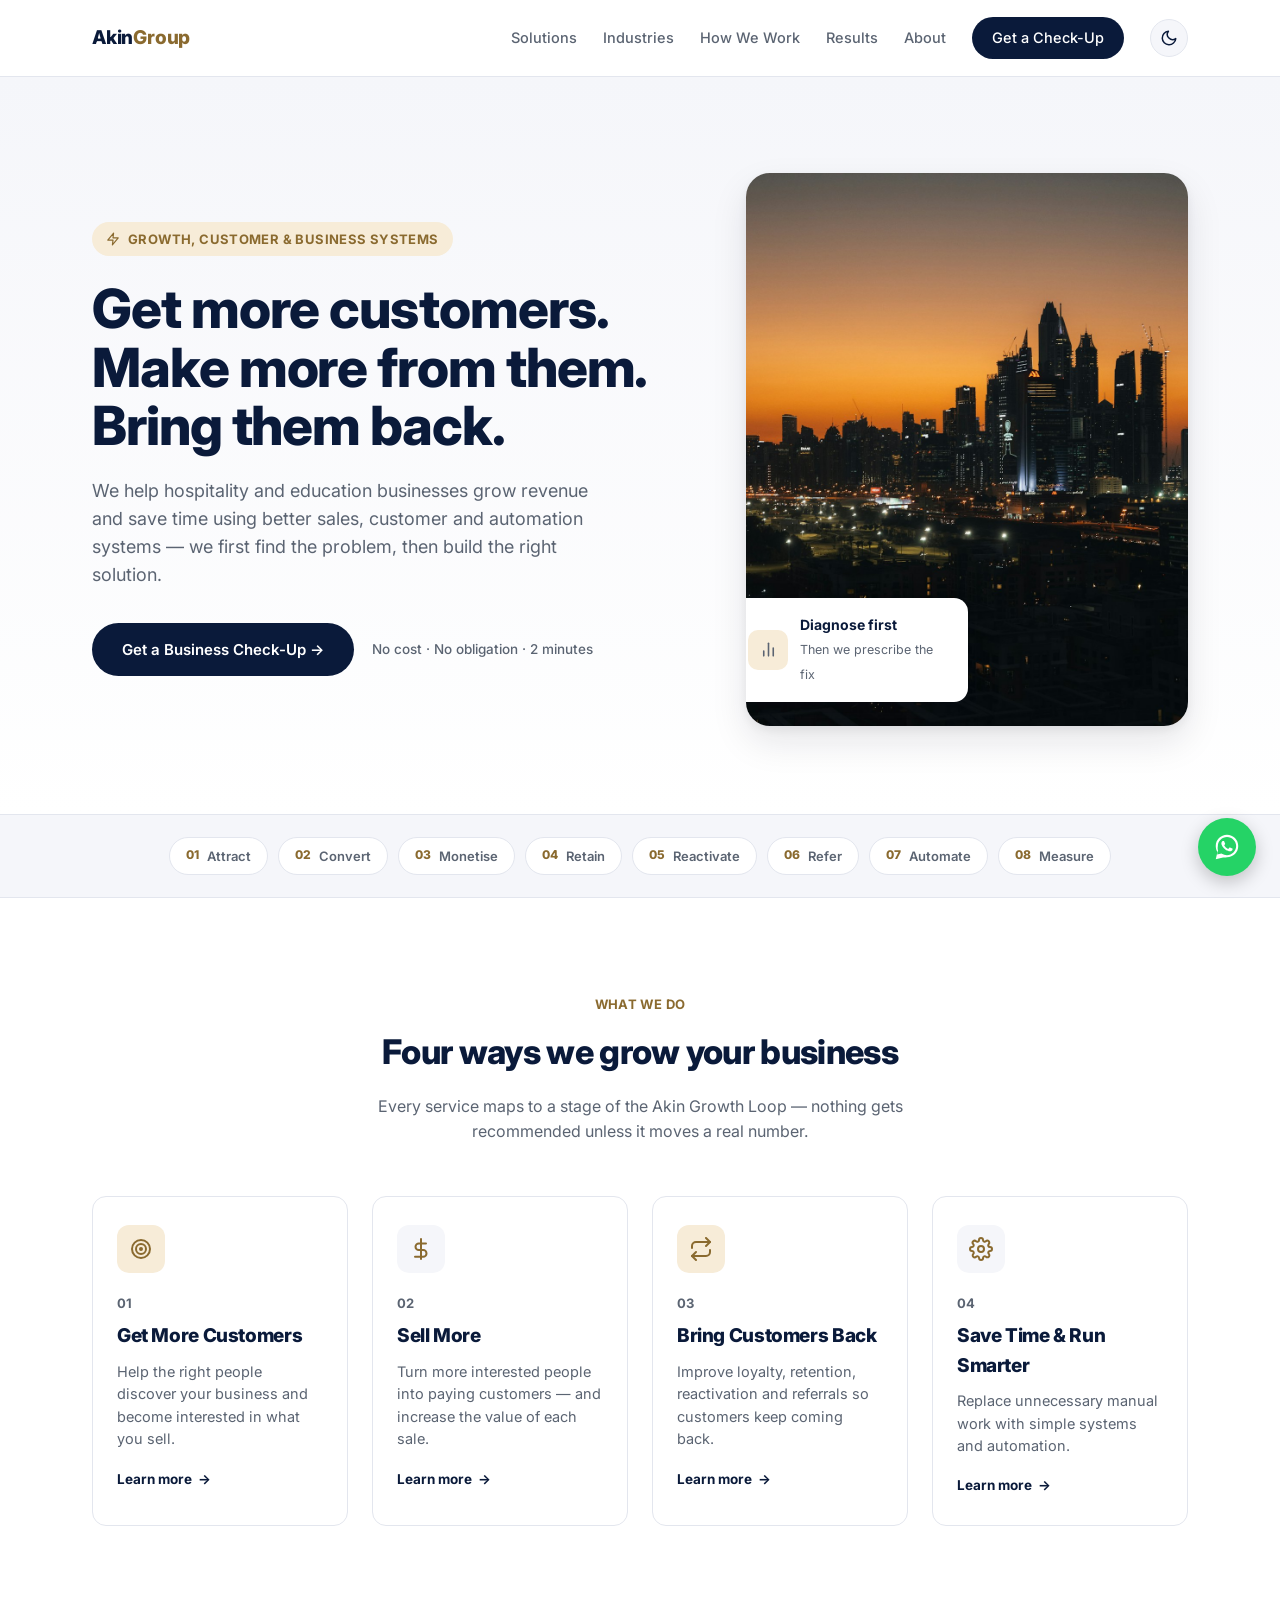
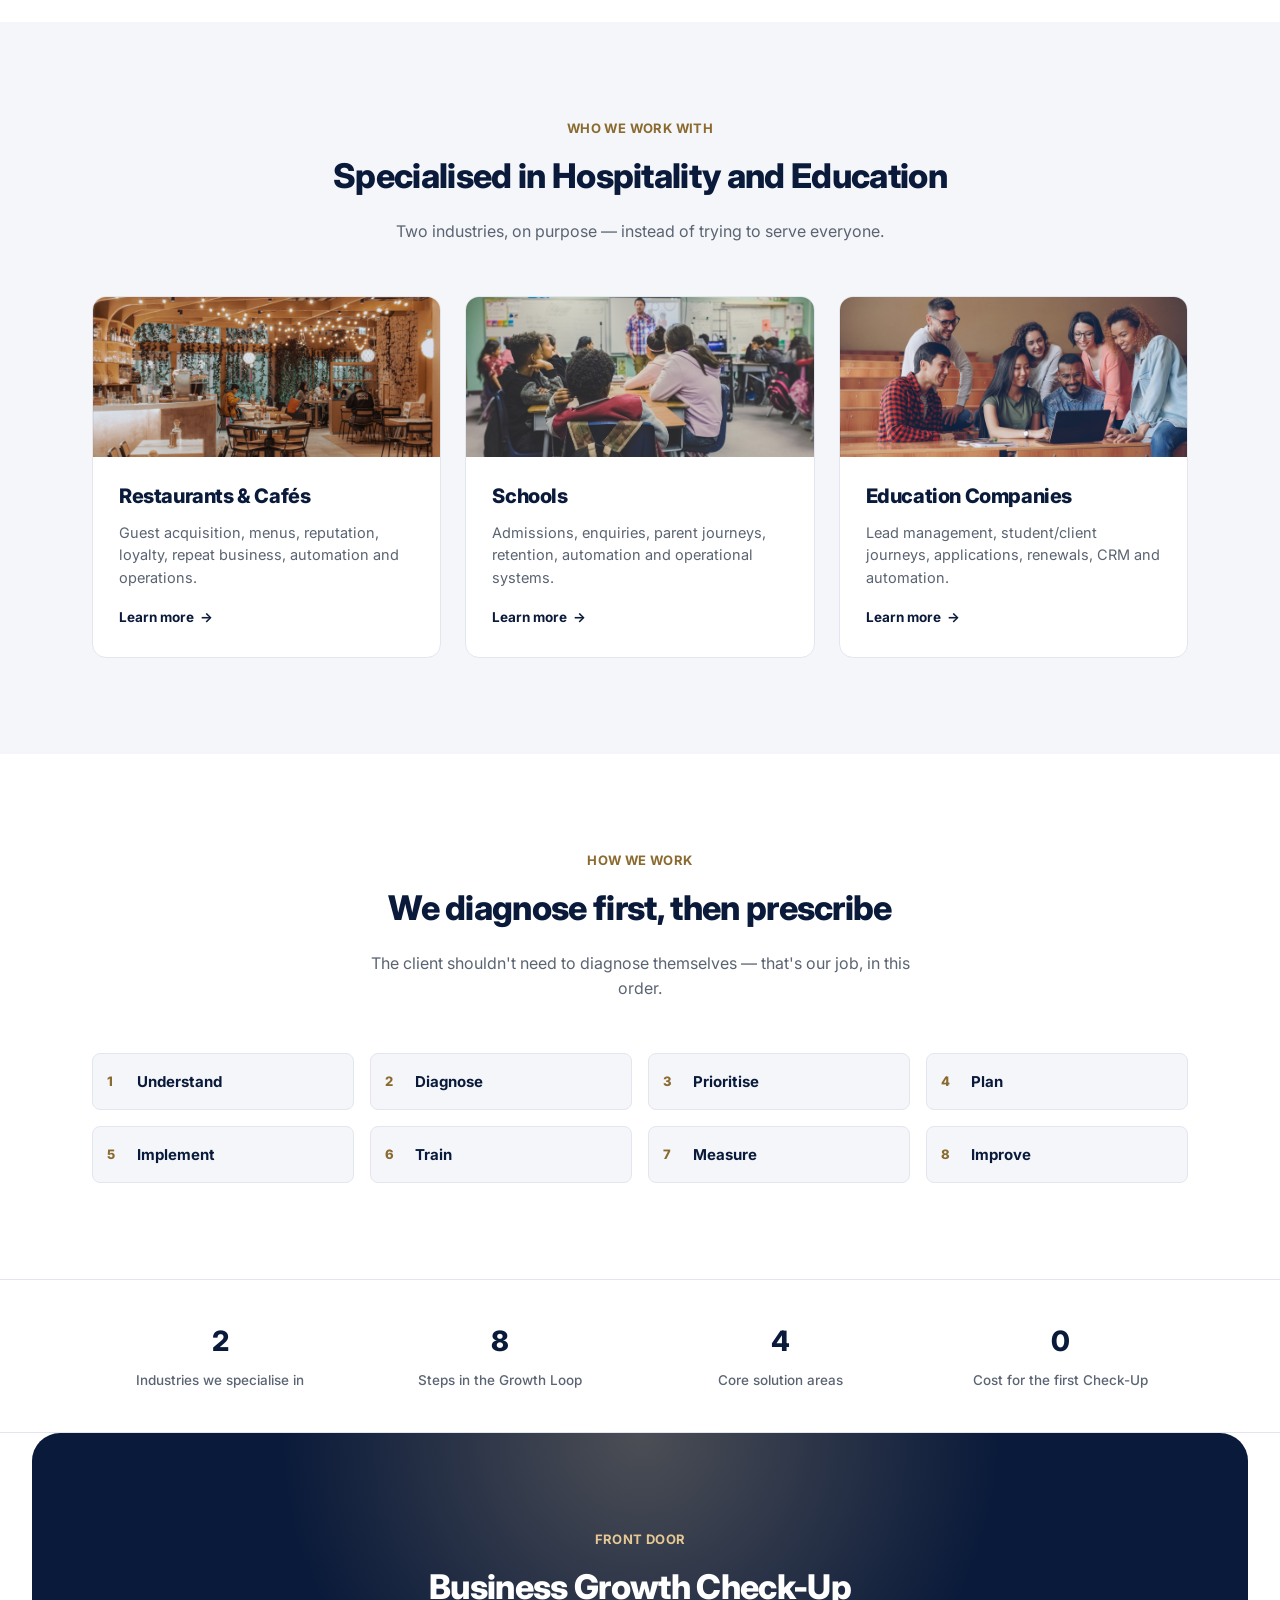
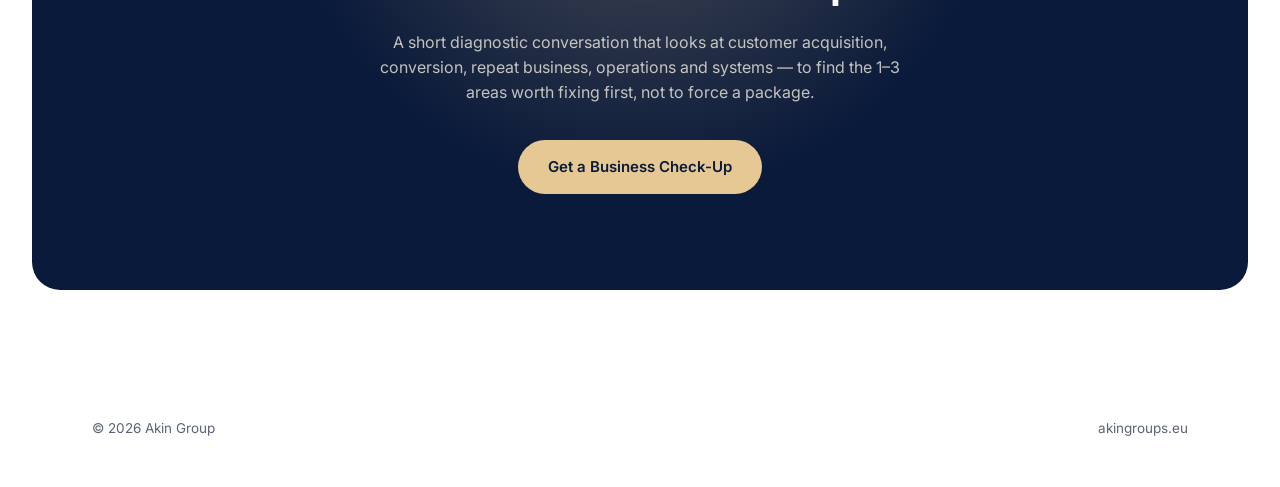
<file: site/index.html>
<!DOCTYPE html>
<html lang="en">
<head>
<script>(function(){try{var t=localStorage.getItem('akin-theme');if(!t){t=window.matchMedia('(prefers-color-scheme: dark)').matches?'dark':'light';}document.documentElement.setAttribute('data-theme',t);}catch(e){}})();</script>
<meta charset="UTF-8">
<meta name="viewport" content="width=device-width, initial-scale=1.0">
<title>Akin Group | Growth, Customer &amp; Business Systems</title>
<meta name="description" content="We help hospitality and education businesses get more customers, make more from them, bring them back, and save time with better systems.">
<link rel="canonical" href="https://akingroups.eu/">
<meta property="og:type" content="website">
<meta property="og:site_name" content="Akin Group">
<meta property="og:title" content="Akin Group | Growth, Customer &amp; Business Systems">
<meta property="og:description" content="We help hospitality and education businesses get more customers, make more from them, bring them back, and save time with better systems.">
<meta property="og:url" content="https://akingroups.eu/">
<meta property="og:image" content="https://akingroups.eu/assets/images/hero-skyline.jpg">
<meta name="twitter:card" content="summary_large_image">
<meta name="twitter:title" content="Akin Group | Growth, Customer &amp; Business Systems">
<meta name="twitter:description" content="We help hospitality and education businesses get more customers, make more from them, bring them back, and save time with better systems.">
<meta name="twitter:image" content="https://akingroups.eu/assets/images/hero-skyline.jpg">
<link rel="icon" href="favicon.svg" type="image/svg+xml">
<link rel="stylesheet" href="styles.css">
</head>
<body>

<header class="site-header">
  <div class="container header-inner">
    <a href="index.html" class="logo">Akin<span>Group</span></a>
    <nav class="nav">
      <a href="solutions.html">Solutions</a>
      <a href="industries.html">Industries</a>
      <a href="how-we-work.html">How We Work</a>
      <a href="results.html">Results</a>
      <a href="about.html">About</a>
      <a href="contact.html" class="nav-cta">Get a Check-Up</a>
      <button class="theme-toggle" type="button" aria-label="Toggle dark mode">
        <svg class="icon-moon" viewBox="0 0 24 24" fill="none" stroke="currentColor" stroke-width="2" stroke-linecap="round" stroke-linejoin="round"><path d="M21 12.79A9 9 0 1 1 11.21 3 7 7 0 0 0 21 12.79Z"/></svg>
        <svg class="icon-sun" viewBox="0 0 24 24" fill="none" stroke="currentColor" stroke-width="2" stroke-linecap="round" stroke-linejoin="round"><circle cx="12" cy="12" r="4"/><path d="M12 2v2M12 20v2M4.93 4.93l1.41 1.41M17.66 17.66l1.41 1.41M2 12h2M20 12h2M6.34 17.66l-1.41 1.41M19.07 4.93l-1.41 1.41"/></svg>
      </button>
    </nav>
  </div>
</header>

<main>

  <section class="hero">
    <div class="container hero-grid">
      <div class="hero-content">
        <span class="eyebrow"><svg viewBox="0 0 24 24" fill="none" stroke="currentColor" stroke-width="2" stroke-linecap="round" stroke-linejoin="round"><polygon points="13 2 3 14 12 14 11 22 21 10 12 10 13 2"/></svg> Growth, Customer &amp; Business Systems</span>
        <h1>Get more customers.<br>Make more from them.<br><span class="hl">Bring them back.</span></h1>
        <p class="hero-sub">We help hospitality and education businesses grow revenue and save time using better sales, customer and automation systems &mdash; we first find the problem, then build the right solution.</p>
        <div class="hero-actions">
          <a href="contact.html" class="btn btn-primary">Get a Business Check-Up &rarr;</a>
          <span class="hero-note">No cost &middot; No obligation &middot; 2 minutes</span>
        </div>
      </div>
      <div class="hero-visual">
        <img src="assets/images/hero-skyline.jpg" alt="City skyline representing business growth">
        <div class="hero-stat-card">
          <span class="hero-stat-icon"><svg viewBox="0 0 24 24" fill="none" stroke="currentColor" stroke-width="2" stroke-linecap="round" stroke-linejoin="round"><line x1="18" y1="20" x2="18" y2="10"/><line x1="12" y1="20" x2="12" y2="4"/><line x1="6" y1="20" x2="6" y2="14"/></svg></span>
          <div>
            <strong>Diagnose first</strong>
            <span>Then we prescribe the fix</span>
          </div>
        </div>
      </div>
    </div>
  </section>

  <section id="growth-loop" class="loop" aria-label="The Akin Growth Loop">
    <div class="container">
      <ol class="loop-steps">
        <li><span>01</span>Attract</li>
        <li><span>02</span>Convert</li>
        <li><span>03</span>Monetise</li>
        <li><span>04</span>Retain</li>
        <li><span>05</span>Reactivate</li>
        <li><span>06</span>Refer</li>
        <li><span>07</span>Automate</li>
        <li><span>08</span>Measure</li>
      </ol>
    </div>
  </section>

  <section id="solutions" class="solutions">
    <div class="container">
      <p class="section-label">What We Do</p>
      <h2>Four ways we grow your business</h2>
      <p class="section-sub">Every service maps to a stage of the Akin Growth Loop &mdash; nothing gets recommended unless it moves a real number.</p>
      <div class="card-grid">
        <a class="card" href="solutions-get-more-customers.html">
          <div class="card-icon"><svg viewBox="0 0 24 24" fill="none" stroke="currentColor" stroke-width="2" stroke-linecap="round" stroke-linejoin="round"><circle cx="12" cy="12" r="9"/><circle cx="12" cy="12" r="5"/><circle cx="12" cy="12" r="1"/></svg></div>
          <span class="card-index">01</span>
          <h3>Get More Customers</h3>
          <p>Help the right people discover your business and become interested in what you sell.</p>
          <span class="card-link">Learn more <span>&rarr;</span></span>
        </a>
        <a class="card" href="solutions-sell-more.html">
          <div class="card-icon"><svg viewBox="0 0 24 24" fill="none" stroke="currentColor" stroke-width="2" stroke-linecap="round" stroke-linejoin="round"><line x1="12" y1="2" x2="12" y2="22"/><path d="M17 6.5H9.8a3.3 3.3 0 0 0 0 6.6h4.4a3.3 3.3 0 0 1 0 6.6H6"/></svg></div>
          <span class="card-index">02</span>
          <h3>Sell More</h3>
          <p>Turn more interested people into paying customers &mdash; and increase the value of each sale.</p>
          <span class="card-link">Learn more <span>&rarr;</span></span>
        </a>
        <a class="card" href="solutions-bring-customers-back.html">
          <div class="card-icon"><svg viewBox="0 0 24 24" fill="none" stroke="currentColor" stroke-width="2" stroke-linecap="round" stroke-linejoin="round"><polyline points="17 1 21 5 17 9"/><path d="M3 11V9a4 4 0 0 1 4-4h14"/><polyline points="7 23 3 19 7 15"/><path d="M21 13v2a4 4 0 0 1-4 4H3"/></svg></div>
          <span class="card-index">03</span>
          <h3>Bring Customers Back</h3>
          <p>Improve loyalty, retention, reactivation and referrals so customers keep coming back.</p>
          <span class="card-link">Learn more <span>&rarr;</span></span>
        </a>
        <a class="card" href="solutions-automation.html">
          <div class="card-icon"><svg viewBox="0 0 24 24" fill="none" stroke="currentColor" stroke-width="2" stroke-linecap="round" stroke-linejoin="round"><circle cx="12" cy="12" r="3"/><path d="M19.4 15a1.65 1.65 0 0 0 .33 1.82l.06.06a2 2 0 1 1-2.83 2.83l-.06-.06a1.65 1.65 0 0 0-1.82-.33 1.65 1.65 0 0 0-1 1.51V21a2 2 0 0 1-4 0v-.09A1.65 1.65 0 0 0 9 19.4a1.65 1.65 0 0 0-1.82.33l-.06.06a2 2 0 1 1-2.83-2.83l.06-.06a1.65 1.65 0 0 0 .33-1.82 1.65 1.65 0 0 0-1.51-1H3a2 2 0 0 1 0-4h.09A1.65 1.65 0 0 0 4.6 9a1.65 1.65 0 0 0-.33-1.82l-.06-.06a2 2 0 1 1 2.83-2.83l.06.06a1.65 1.65 0 0 0 1.82.33H9a1.65 1.65 0 0 0 1-1.51V3a2 2 0 0 1 4 0v.09a1.65 1.65 0 0 0 1 1.51 1.65 1.65 0 0 0 1.82-.33l.06-.06a2 2 0 1 1 2.83 2.83l-.06.06a1.65 1.65 0 0 0-.33 1.82V9a1.65 1.65 0 0 0 1.51 1H21a2 2 0 0 1 0 4h-.09a1.65 1.65 0 0 0-1.51 1z"/></svg></div>
          <span class="card-index">04</span>
          <h3>Save Time &amp; Run Smarter</h3>
          <p>Replace unnecessary manual work with simple systems and automation.</p>
          <span class="card-link">Learn more <span>&rarr;</span></span>
        </a>
      </div>
    </div>
  </section>

  <section id="industries" class="industries">
    <div class="container">
      <p class="section-label">Who We Work With</p>
      <h2>Specialised in Hospitality and Education</h2>
      <p class="section-sub">Two industries, on purpose &mdash; instead of trying to serve everyone.</p>
      <div class="industry-grid">
        <a class="industry" href="industries-restaurants-cafes.html">
          <div class="industry-img" style="background-image:url('assets/images/restaurant.jpg')"></div>
          <div class="industry-body">
            <h3>Restaurants &amp; Cafés</h3>
            <p>Guest acquisition, menus, reputation, loyalty, repeat business, automation and operations.</p>
            <span class="industry-link">Learn more <span>&rarr;</span></span>
          </div>
        </a>
        <a class="industry" href="industries-schools.html">
          <div class="industry-img" style="background-image:url('assets/images/school.jpg')"></div>
          <div class="industry-body">
            <h3>Schools</h3>
            <p>Admissions, enquiries, parent journeys, retention, automation and operational systems.</p>
            <span class="industry-link">Learn more <span>&rarr;</span></span>
          </div>
        </a>
        <a class="industry" href="industries-education-companies.html">
          <div class="industry-img" style="background-image:url('assets/images/education.jpg')"></div>
          <div class="industry-body">
            <h3>Education Companies</h3>
            <p>Lead management, student/client journeys, applications, renewals, CRM and automation.</p>
            <span class="industry-link">Learn more <span>&rarr;</span></span>
          </div>
        </a>
      </div>
    </div>
  </section>

  <section id="how-we-work" class="process">
    <div class="container">
      <p class="section-label">How We Work</p>
      <h2>We diagnose first, then prescribe</h2>
      <p class="section-sub">The client shouldn't need to diagnose themselves &mdash; that's our job, in this order.</p>
      <ol class="process-steps">
        <li>Understand</li>
        <li>Diagnose</li>
        <li>Prioritise</li>
        <li>Plan</li>
        <li>Implement</li>
        <li>Train</li>
        <li>Measure</li>
        <li>Improve</li>
      </ol>
    </div>
  </section>

  <section class="trust">
    <div class="container trust-grid">
      <div class="trust-item"><strong>2</strong><span>Industries we specialise in</span></div>
      <div class="trust-item"><strong>8</strong><span>Steps in the Growth Loop</span></div>
      <div class="trust-item"><strong>4</strong><span>Core solution areas</span></div>
      <div class="trust-item"><strong>0</strong><span>Cost for the first Check-Up</span></div>
    </div>
  </section>

  <section id="contact" class="cta-section">
    <div class="container">
      <p class="section-label">Front Door</p>
      <h2>Business Growth Check-Up</h2>
      <p class="cta-sub">A short diagnostic conversation that looks at customer acquisition, conversion, repeat business, operations and systems &mdash; to find the 1&ndash;3 areas worth fixing first, not to force a package.</p>
      <a href="contact.html" class="btn btn-primary">Get a Business Check-Up</a>
    </div>
  </section>

</main>

<footer class="site-footer">
  <div class="container">
    <span>&copy; 2026 Akin Group</span>
    <span>akingroups.eu</span>
  </div>
</footer>

<a href="https://wa.me/447909946215" class="whatsapp-float" target="_blank" rel="noopener" aria-label="Chat on WhatsApp">
  <svg viewBox="0 0 32 32" fill="white" xmlns="http://www.w3.org/2000/svg"><path d="M16.001 3C9.373 3 4 8.373 4 15c0 2.34.652 4.527 1.785 6.393L4 29l7.81-1.75A11.94 11.94 0 0 0 16.001 27C22.629 27 28 21.627 28 15S22.629 3 16.001 3zm0 21.75c-1.97 0-3.87-.53-5.52-1.53l-.395-.235-4.633 1.038 1.06-4.512-.257-.41A9.71 9.71 0 0 1 6.25 15c0-5.376 4.375-9.75 9.751-9.75S25.75 9.624 25.75 15 21.377 24.75 16.001 24.75zm5.36-7.29c-.294-.147-1.74-.858-2.01-.956-.27-.098-.467-.147-.664.147-.196.294-.76.956-.933 1.152-.172.196-.343.221-.637.074-.294-.147-1.242-.458-2.366-1.462-.875-.78-1.466-1.744-1.638-2.038-.172-.294-.018-.453.13-.6.133-.132.294-.343.441-.515.147-.172.196-.294.294-.49.098-.196.049-.368-.024-.515-.074-.147-.664-1.6-.91-2.192-.24-.577-.484-.5-.664-.51-.172-.008-.368-.01-.564-.01-.196 0-.515.074-.784.368-.27.294-1.03 1.006-1.03 2.453 0 1.447 1.054 2.845 1.2 3.04.147.196 2.075 3.168 5.028 4.442.703.303 1.251.484 1.679.62.705.224 1.347.192 1.854.117.566-.085 1.74-.712 1.985-1.4.245-.688.245-1.278.172-1.4-.073-.122-.27-.196-.564-.343z"/></svg>
</a>
<script src="site.js" defer></script>
</body>
</html>
</file>
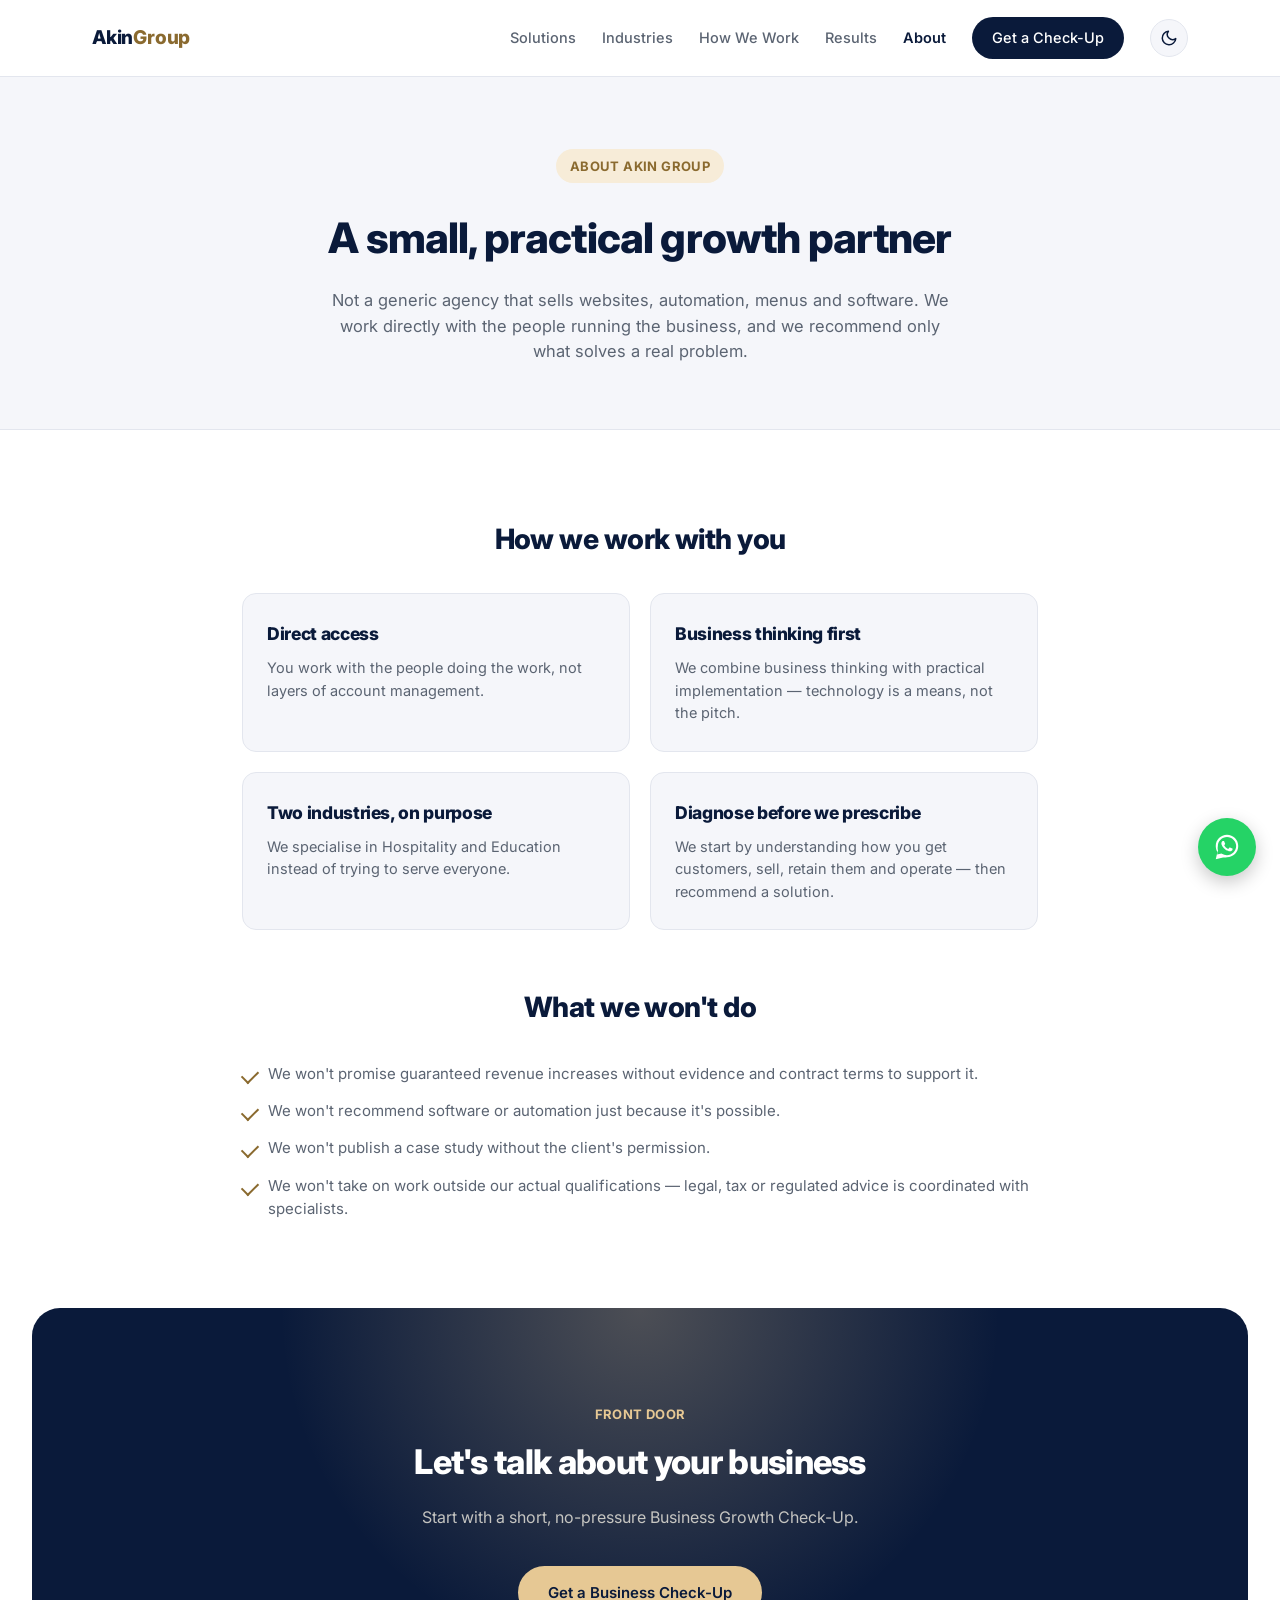
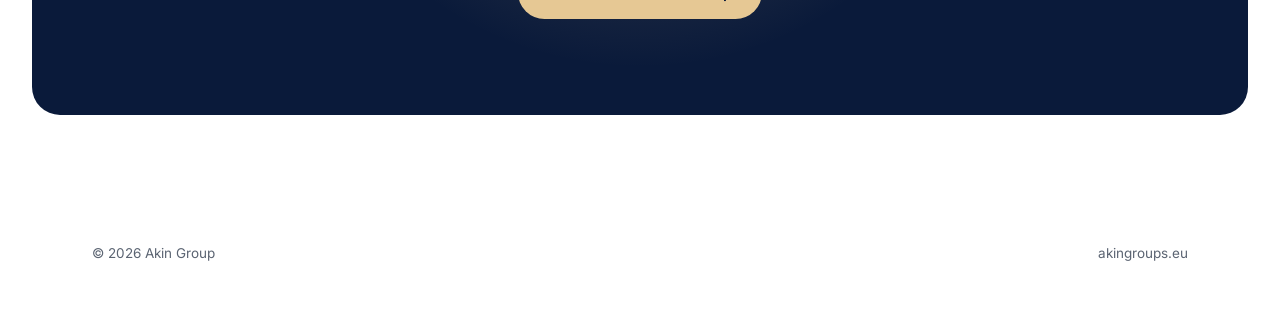
<file: site/about.html>
<!DOCTYPE html>
<html lang="en">
<head>
<script>(function(){try{var t=localStorage.getItem('akin-theme');if(!t){t=window.matchMedia('(prefers-color-scheme: dark)').matches?'dark':'light';}document.documentElement.setAttribute('data-theme',t);}catch(e){}})();</script>
<meta charset="UTF-8">
<meta name="viewport" content="width=device-width, initial-scale=1.0">
<title>About | Akin Group</title>
<meta name="description" content="Akin Group is a small, practical business growth partner for Hospitality and Education.">
<link rel="canonical" href="https://akingroups.eu/about.html">
<meta property="og:type" content="website">
<meta property="og:site_name" content="Akin Group">
<meta property="og:title" content="About | Akin Group">
<meta property="og:description" content="Akin Group is a small, practical business growth partner for Hospitality and Education.">
<meta property="og:url" content="https://akingroups.eu/about.html">
<meta property="og:image" content="https://akingroups.eu/assets/images/about-handshake.jpg">
<meta name="twitter:card" content="summary_large_image">
<meta name="twitter:title" content="About | Akin Group">
<meta name="twitter:description" content="Akin Group is a small, practical business growth partner for Hospitality and Education.">
<meta name="twitter:image" content="https://akingroups.eu/assets/images/about-handshake.jpg">
<link rel="icon" href="favicon.svg" type="image/svg+xml">
<link rel="stylesheet" href="styles.css">
</head>
<body>

<header class="site-header">
  <div class="container header-inner">
    <a href="index.html" class="logo">Akin<span>Group</span></a>
    <nav class="nav">
      <a href="solutions.html">Solutions</a>
      <a href="industries.html">Industries</a>
      <a href="how-we-work.html">How We Work</a>
      <a href="results.html">Results</a>
      <a href="about.html">About</a>
      <a href="contact.html" class="nav-cta">Get a Check-Up</a>
      <button class="theme-toggle" type="button" aria-label="Toggle dark mode">
        <svg class="icon-moon" viewBox="0 0 24 24" fill="none" stroke="currentColor" stroke-width="2" stroke-linecap="round" stroke-linejoin="round"><path d="M21 12.79A9 9 0 1 1 11.21 3 7 7 0 0 0 21 12.79Z"/></svg>
        <svg class="icon-sun" viewBox="0 0 24 24" fill="none" stroke="currentColor" stroke-width="2" stroke-linecap="round" stroke-linejoin="round"><circle cx="12" cy="12" r="4"/><path d="M12 2v2M12 20v2M4.93 4.93l1.41 1.41M17.66 17.66l1.41 1.41M2 12h2M20 12h2M6.34 17.66l-1.41 1.41M19.07 4.93l-1.41 1.41"/></svg>
      </button>
    </nav>
  </div>
</header>

<main>

  <section class="page-hero">
    <div class="container">
      <span class="eyebrow">About Akin Group</span>
      <h1>A small, practical growth partner</h1>
      <p class="page-hero-sub">Not a generic agency that sells websites, automation, menus and software. We work directly with the people running the business, and we recommend only what solves a real problem.</p>
    </div>
  </section>

  <section class="content-section">
    <div class="container narrow">
      <h2 class="content-h2">How we work with you</h2>
      <div class="about-points">
        <div class="about-point">
          <h3>Direct access</h3>
          <p>You work with the people doing the work, not layers of account management.</p>
        </div>
        <div class="about-point">
          <h3>Business thinking first</h3>
          <p>We combine business thinking with practical implementation &mdash; technology is a means, not the pitch.</p>
        </div>
        <div class="about-point">
          <h3>Two industries, on purpose</h3>
          <p>We specialise in Hospitality and Education instead of trying to serve everyone.</p>
        </div>
        <div class="about-point">
          <h3>Diagnose before we prescribe</h3>
          <p>We start by understanding how you get customers, sell, retain them and operate &mdash; then recommend a solution.</p>
        </div>
      </div>

      <h2 class="content-h2">What we won't do</h2>
      <ul class="plain-list">
        <li>We won't promise guaranteed revenue increases without evidence and contract terms to support it.</li>
        <li>We won't recommend software or automation just because it's possible.</li>
        <li>We won't publish a case study without the client's permission.</li>
        <li>We won't take on work outside our actual qualifications &mdash; legal, tax or regulated advice is coordinated with specialists.</li>
      </ul>
    </div>
  </section>

  <section class="cta-section">
    <div class="container">
      <p class="section-label">Front Door</p>
      <h2>Let's talk about your business</h2>
      <p class="cta-sub">Start with a short, no-pressure Business Growth Check-Up.</p>
      <a href="contact.html" class="btn btn-primary">Get a Business Check-Up</a>
    </div>
  </section>

</main>

<footer class="site-footer">
  <div class="container">
    <span>&copy; 2026 Akin Group</span>
    <span>akingroups.eu</span>
  </div>
</footer>

<a href="https://wa.me/447909946215" class="whatsapp-float" target="_blank" rel="noopener" aria-label="Chat on WhatsApp">
  <svg viewBox="0 0 32 32" fill="white" xmlns="http://www.w3.org/2000/svg"><path d="M16.001 3C9.373 3 4 8.373 4 15c0 2.34.652 4.527 1.785 6.393L4 29l7.81-1.75A11.94 11.94 0 0 0 16.001 27C22.629 27 28 21.627 28 15S22.629 3 16.001 3zm0 21.75c-1.97 0-3.87-.53-5.52-1.53l-.395-.235-4.633 1.038 1.06-4.512-.257-.41A9.71 9.71 0 0 1 6.25 15c0-5.376 4.375-9.75 9.751-9.75S25.75 9.624 25.75 15 21.377 24.75 16.001 24.75zm5.36-7.29c-.294-.147-1.74-.858-2.01-.956-.27-.098-.467-.147-.664.147-.196.294-.76.956-.933 1.152-.172.196-.343.221-.637.074-.294-.147-1.242-.458-2.366-1.462-.875-.78-1.466-1.744-1.638-2.038-.172-.294-.018-.453.13-.6.133-.132.294-.343.441-.515.147-.172.196-.294.294-.49.098-.196.049-.368-.024-.515-.074-.147-.664-1.6-.91-2.192-.24-.577-.484-.5-.664-.51-.172-.008-.368-.01-.564-.01-.196 0-.515.074-.784.368-.27.294-1.03 1.006-1.03 2.453 0 1.447 1.054 2.845 1.2 3.04.147.196 2.075 3.168 5.028 4.442.703.303 1.251.484 1.679.62.705.224 1.347.192 1.854.117.566-.085 1.74-.712 1.985-1.4.245-.688.245-1.278.172-1.4-.073-.122-.27-.196-.564-.343z"/></svg>
</a>
<script src="site.js" defer></script>
</body>
</html>
</file>
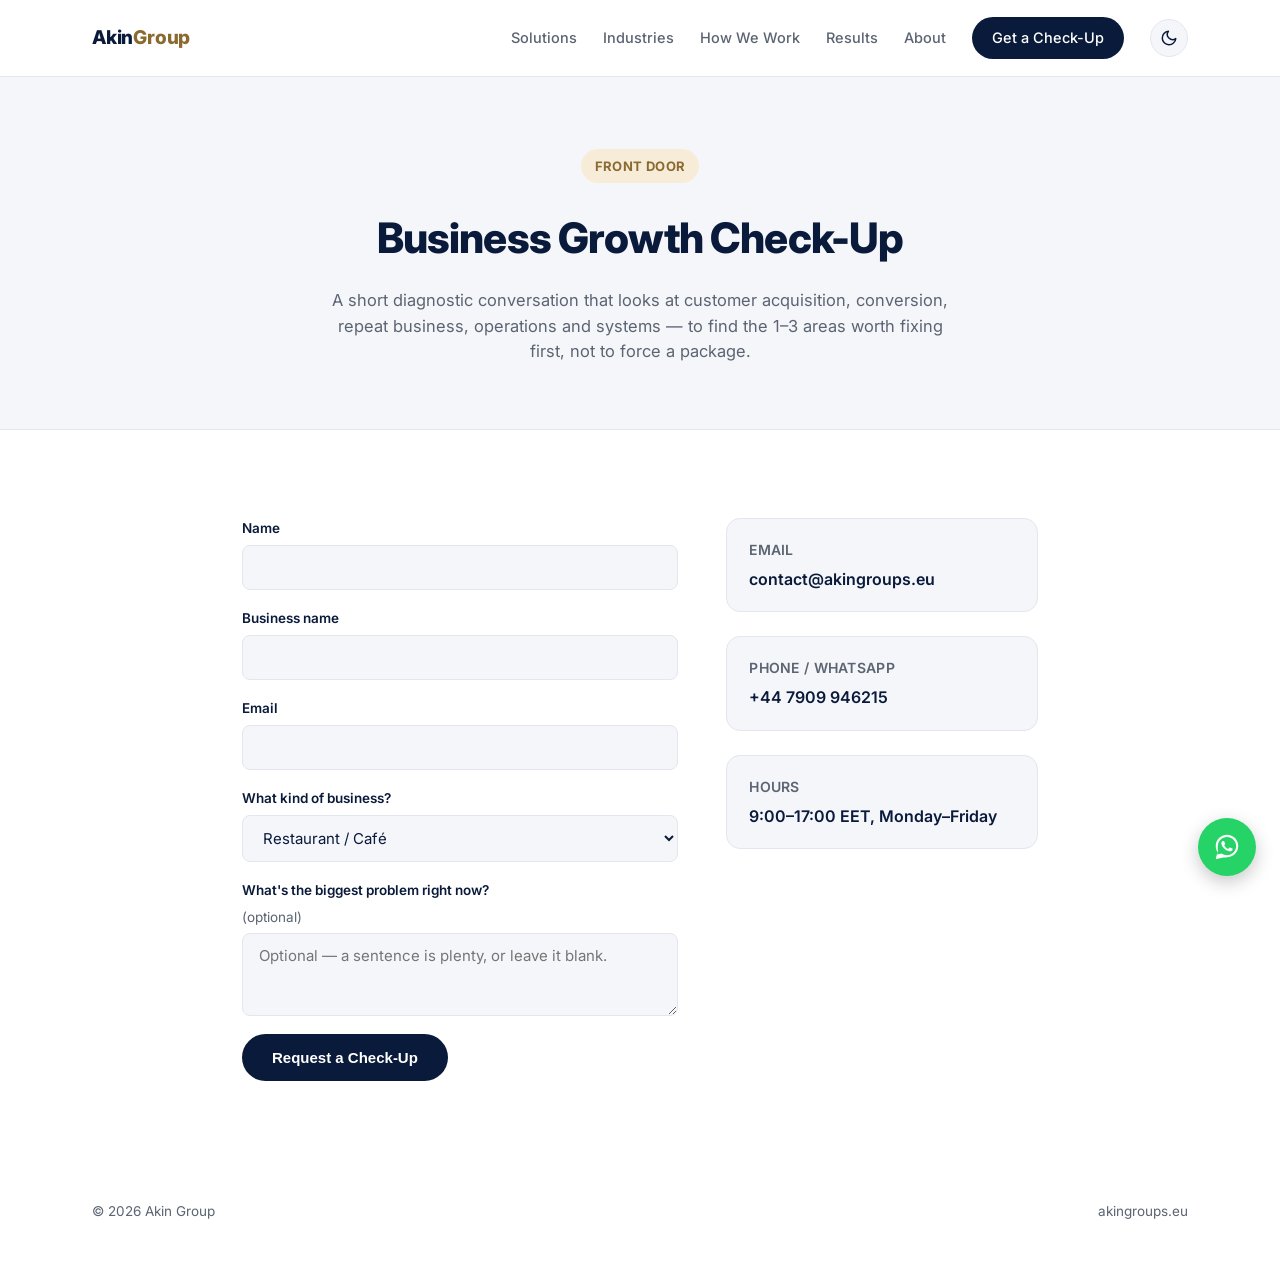
<file: site/contact.html>
<!DOCTYPE html>
<html lang="en">
<head>
<script>(function(){try{var t=localStorage.getItem('akin-theme');if(!t){t=window.matchMedia('(prefers-color-scheme: dark)').matches?'dark':'light';}document.documentElement.setAttribute('data-theme',t);}catch(e){}})();</script>
<meta charset="UTF-8">
<meta name="viewport" content="width=device-width, initial-scale=1.0">
<title>Contact | Akin Group</title>
<meta name="description" content="Start with a Business Growth Check-Up. Get in touch with Akin Group.">
<link rel="canonical" href="https://akingroups.eu/contact.html">
<meta property="og:type" content="website">
<meta property="og:site_name" content="Akin Group">
<meta property="og:title" content="Contact | Akin Group">
<meta property="og:description" content="Start with a Business Growth Check-Up. Get in touch with Akin Group.">
<meta property="og:url" content="https://akingroups.eu/contact.html">
<meta property="og:image" content="https://akingroups.eu/assets/images/hero-skyline.jpg">
<meta name="twitter:card" content="summary_large_image">
<meta name="twitter:title" content="Contact | Akin Group">
<meta name="twitter:description" content="Start with a Business Growth Check-Up. Get in touch with Akin Group.">
<meta name="twitter:image" content="https://akingroups.eu/assets/images/hero-skyline.jpg">
<link rel="icon" href="favicon.svg" type="image/svg+xml">
<link rel="stylesheet" href="styles.css">
</head>
<body>

<header class="site-header">
  <div class="container header-inner">
    <a href="index.html" class="logo">Akin<span>Group</span></a>
    <nav class="nav">
      <a href="solutions.html">Solutions</a>
      <a href="industries.html">Industries</a>
      <a href="how-we-work.html">How We Work</a>
      <a href="results.html">Results</a>
      <a href="about.html">About</a>
      <a href="contact.html" class="nav-cta">Get a Check-Up</a>
      <button class="theme-toggle" type="button" aria-label="Toggle dark mode">
        <svg class="icon-moon" viewBox="0 0 24 24" fill="none" stroke="currentColor" stroke-width="2" stroke-linecap="round" stroke-linejoin="round"><path d="M21 12.79A9 9 0 1 1 11.21 3 7 7 0 0 0 21 12.79Z"/></svg>
        <svg class="icon-sun" viewBox="0 0 24 24" fill="none" stroke="currentColor" stroke-width="2" stroke-linecap="round" stroke-linejoin="round"><circle cx="12" cy="12" r="4"/><path d="M12 2v2M12 20v2M4.93 4.93l1.41 1.41M17.66 17.66l1.41 1.41M2 12h2M20 12h2M6.34 17.66l-1.41 1.41M19.07 4.93l-1.41 1.41"/></svg>
      </button>
    </nav>
  </div>
</header>

<main>

  <section class="page-hero">
    <div class="container">
      <span class="eyebrow">Front Door</span>
      <h1>Business Growth Check-Up</h1>
      <p class="page-hero-sub">A short diagnostic conversation that looks at customer acquisition, conversion, repeat business, operations and systems &mdash; to find the 1&ndash;3 areas worth fixing first, not to force a package.</p>
    </div>
  </section>

  <section class="content-section">
    <div class="container narrow contact-grid">

      <form class="contact-form" action="mailto:contact@akingroups.eu" method="post" enctype="text/plain">
        <label>
          Name
          <input type="text" name="name" required>
        </label>
        <label>
          Business name
          <input type="text" name="business">
        </label>
        <label>
          Email
          <input type="email" name="email" required>
        </label>
        <label>
          What kind of business?
          <select name="industry">
            <option>Restaurant / Café</option>
            <option>School</option>
            <option>Education Company</option>
            <option>Other</option>
          </select>
        </label>
        <label>
          What's the biggest problem right now? <span class="label-optional">(optional)</span>
          <textarea name="message" rows="3" placeholder="Optional — a sentence is plenty, or leave it blank."></textarea>
        </label>
        <button type="submit" class="btn btn-primary">Request a Check-Up</button>
      </form>

      <div class="contact-details">
        <div class="contact-item">
          <h3>Email</h3>
          <p><a href="mailto:contact@akingroups.eu">contact@akingroups.eu</a></p>
        </div>
        <div class="contact-item">
          <h3>Phone / WhatsApp</h3>
          <p><a href="tel:+447909946215">+44 7909 946215</a></p>
        </div>
        <div class="contact-item">
          <h3>Hours</h3>
          <p>9:00&ndash;17:00 EET, Monday&ndash;Friday</p>
        </div>
      </div>

    </div>
  </section>

</main>

<footer class="site-footer">
  <div class="container">
    <span>&copy; 2026 Akin Group</span>
    <span>akingroups.eu</span>
  </div>
</footer>

<a href="https://wa.me/447909946215" class="whatsapp-float" target="_blank" rel="noopener" aria-label="Chat on WhatsApp">
  <svg viewBox="0 0 32 32" fill="white" xmlns="http://www.w3.org/2000/svg"><path d="M16.001 3C9.373 3 4 8.373 4 15c0 2.34.652 4.527 1.785 6.393L4 29l7.81-1.75A11.94 11.94 0 0 0 16.001 27C22.629 27 28 21.627 28 15S22.629 3 16.001 3zm0 21.75c-1.97 0-3.87-.53-5.52-1.53l-.395-.235-4.633 1.038 1.06-4.512-.257-.41A9.71 9.71 0 0 1 6.25 15c0-5.376 4.375-9.75 9.751-9.75S25.75 9.624 25.75 15 21.377 24.75 16.001 24.75zm5.36-7.29c-.294-.147-1.74-.858-2.01-.956-.27-.098-.467-.147-.664.147-.196.294-.76.956-.933 1.152-.172.196-.343.221-.637.074-.294-.147-1.242-.458-2.366-1.462-.875-.78-1.466-1.744-1.638-2.038-.172-.294-.018-.453.13-.6.133-.132.294-.343.441-.515.147-.172.196-.294.294-.49.098-.196.049-.368-.024-.515-.074-.147-.664-1.6-.91-2.192-.24-.577-.484-.5-.664-.51-.172-.008-.368-.01-.564-.01-.196 0-.515.074-.784.368-.27.294-1.03 1.006-1.03 2.453 0 1.447 1.054 2.845 1.2 3.04.147.196 2.075 3.168 5.028 4.442.703.303 1.251.484 1.679.62.705.224 1.347.192 1.854.117.566-.085 1.74-.712 1.985-1.4.245-.688.245-1.278.172-1.4-.073-.122-.27-.196-.564-.343z"/></svg>
</a>
<script src="site.js" defer></script>
</body>
</html>
</file>
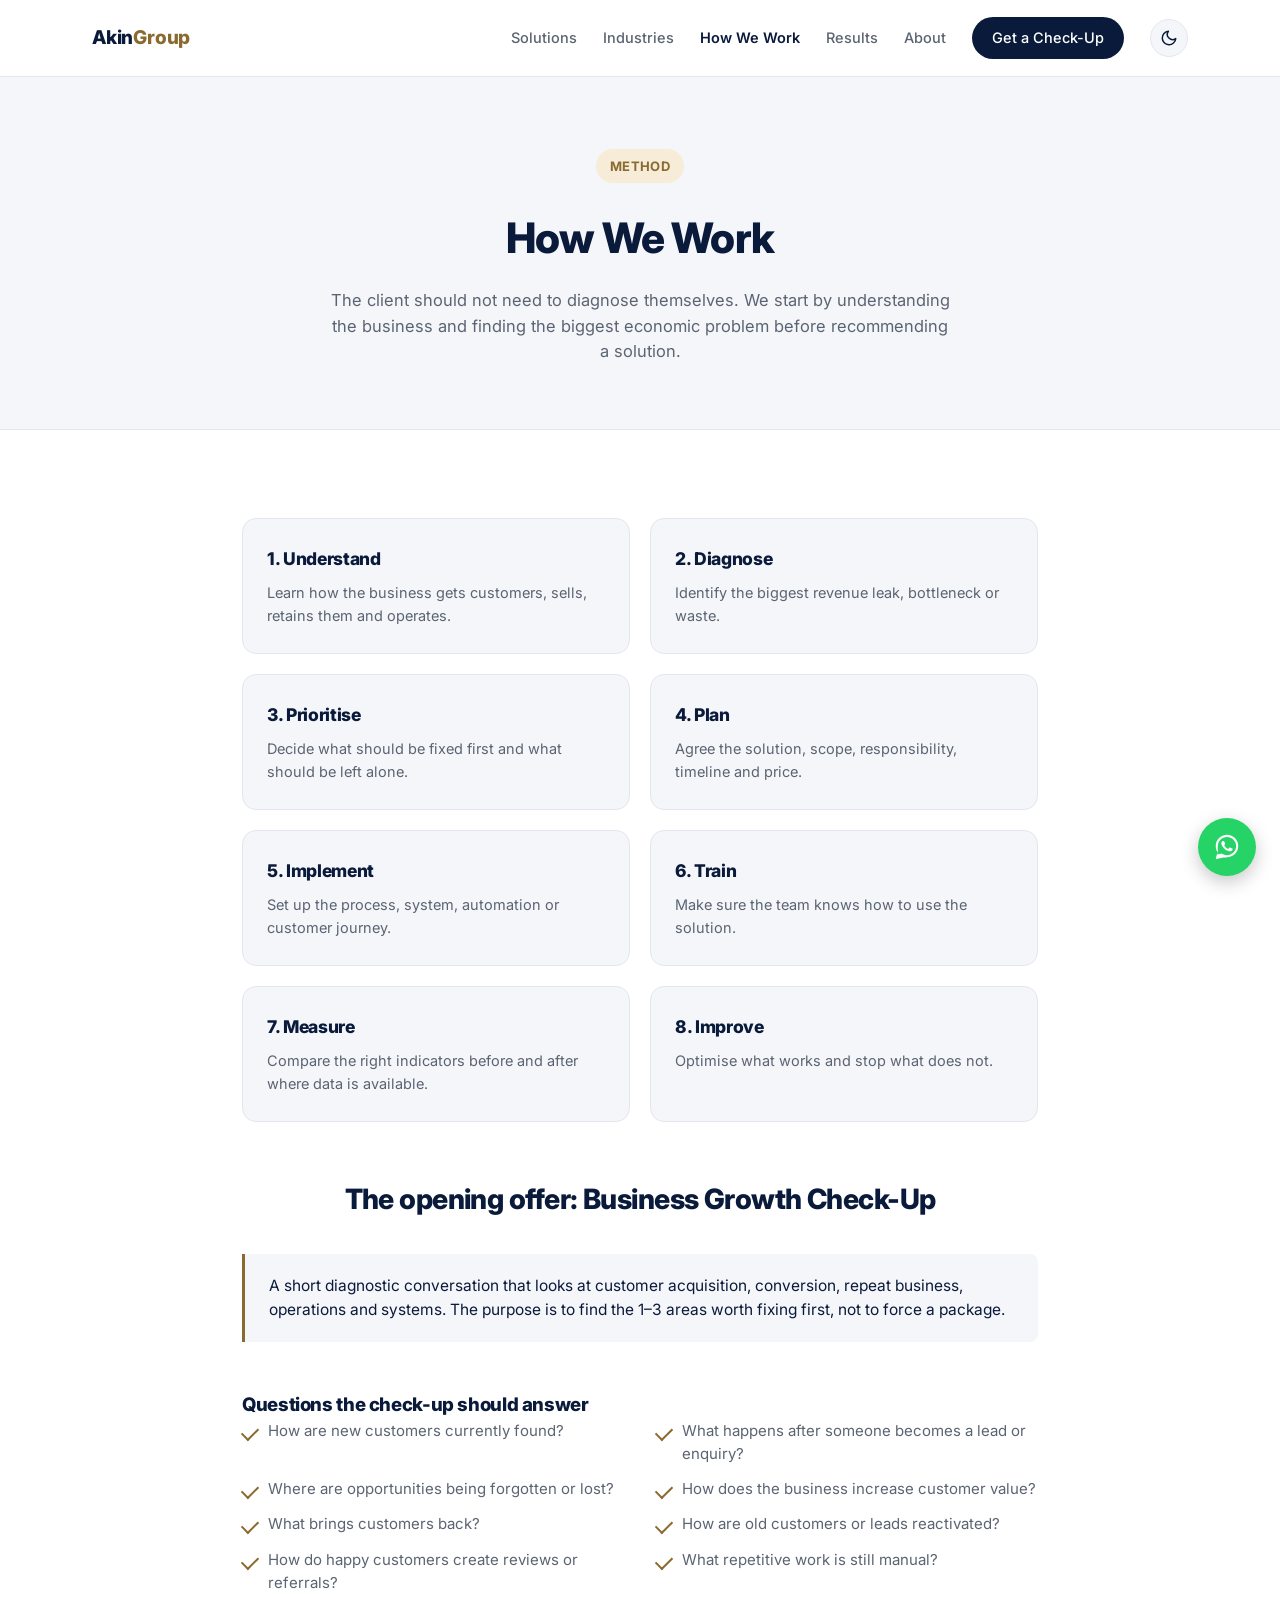
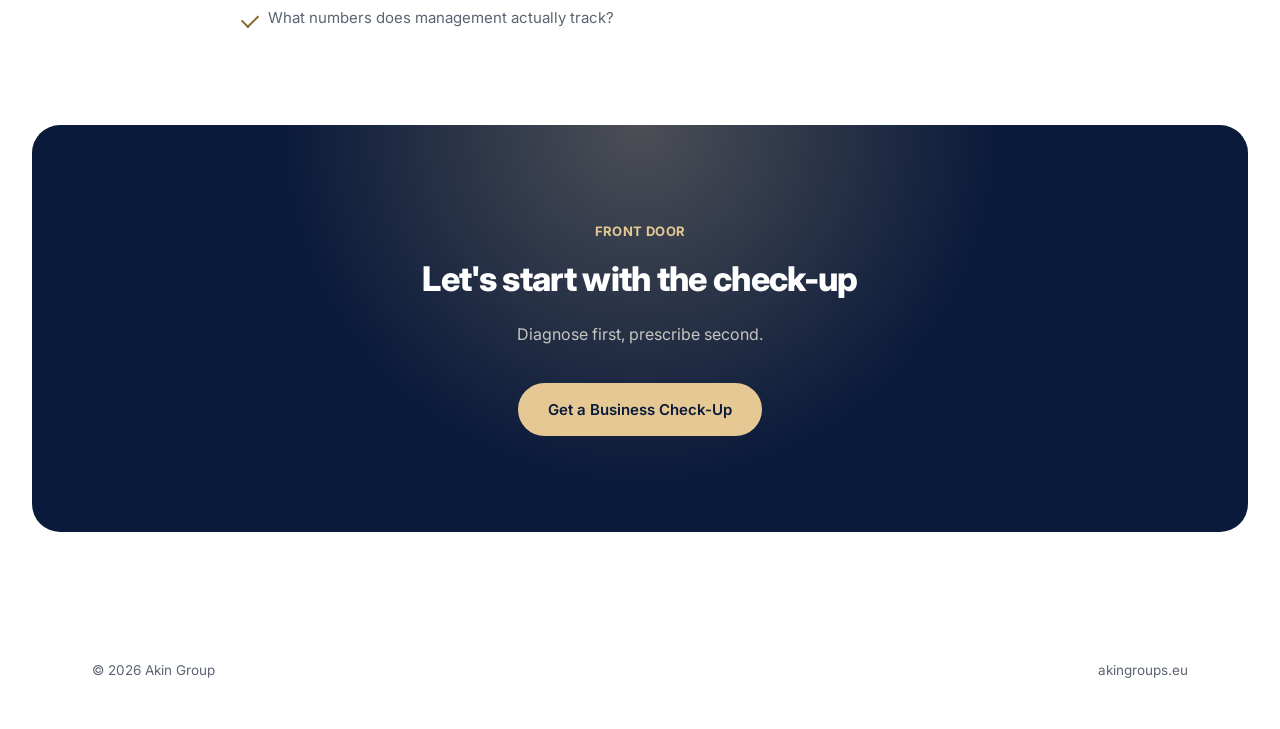
<file: site/how-we-work.html>
<!DOCTYPE html>
<html lang="en">
<head>
<script>(function(){try{var t=localStorage.getItem('akin-theme');if(!t){t=window.matchMedia('(prefers-color-scheme: dark)').matches?'dark':'light';}document.documentElement.setAttribute('data-theme',t);}catch(e){}})();</script>
<meta charset="UTF-8">
<meta name="viewport" content="width=device-width, initial-scale=1.0">
<title>How We Work | Akin Group</title>
<meta name="description" content="Understand, diagnose, prioritise, plan, implement, train, measure, improve.">
<link rel="canonical" href="https://akingroups.eu/how-we-work.html">
<meta property="og:type" content="website">
<meta property="og:site_name" content="Akin Group">
<meta property="og:title" content="How We Work | Akin Group">
<meta property="og:description" content="Understand, diagnose, prioritise, plan, implement, train, measure, improve.">
<meta property="og:url" content="https://akingroups.eu/how-we-work.html">
<meta property="og:image" content="https://akingroups.eu/assets/images/how-we-work.jpg">
<meta name="twitter:card" content="summary_large_image">
<meta name="twitter:title" content="How We Work | Akin Group">
<meta name="twitter:description" content="Understand, diagnose, prioritise, plan, implement, train, measure, improve.">
<meta name="twitter:image" content="https://akingroups.eu/assets/images/how-we-work.jpg">
<link rel="icon" href="favicon.svg" type="image/svg+xml">
<link rel="stylesheet" href="styles.css">
</head>
<body>

<header class="site-header">
  <div class="container header-inner">
    <a href="index.html" class="logo">Akin<span>Group</span></a>
    <nav class="nav">
      <a href="solutions.html">Solutions</a>
      <a href="industries.html">Industries</a>
      <a href="how-we-work.html">How We Work</a>
      <a href="results.html">Results</a>
      <a href="about.html">About</a>
      <a href="contact.html" class="nav-cta">Get a Check-Up</a>
      <button class="theme-toggle" type="button" aria-label="Toggle dark mode">
        <svg class="icon-moon" viewBox="0 0 24 24" fill="none" stroke="currentColor" stroke-width="2" stroke-linecap="round" stroke-linejoin="round"><path d="M21 12.79A9 9 0 1 1 11.21 3 7 7 0 0 0 21 12.79Z"/></svg>
        <svg class="icon-sun" viewBox="0 0 24 24" fill="none" stroke="currentColor" stroke-width="2" stroke-linecap="round" stroke-linejoin="round"><circle cx="12" cy="12" r="4"/><path d="M12 2v2M12 20v2M4.93 4.93l1.41 1.41M17.66 17.66l1.41 1.41M2 12h2M20 12h2M6.34 17.66l-1.41 1.41M19.07 4.93l-1.41 1.41"/></svg>
      </button>
    </nav>
  </div>
</header>

<main>

  <section class="page-hero">
    <div class="container">
      <span class="eyebrow">Method</span>
      <h1>How We Work</h1>
      <p class="page-hero-sub">The client should not need to diagnose themselves. We start by understanding the business and finding the biggest economic problem before recommending a solution.</p>
    </div>
  </section>

  <section class="content-section">
    <div class="container narrow">
      <div class="measure-grid" style="grid-template-columns: repeat(2, 1fr);">
        <div class="measure-card">
          <h3>1. Understand</h3>
          <p>Learn how the business gets customers, sells, retains them and operates.</p>
        </div>
        <div class="measure-card">
          <h3>2. Diagnose</h3>
          <p>Identify the biggest revenue leak, bottleneck or waste.</p>
        </div>
        <div class="measure-card">
          <h3>3. Prioritise</h3>
          <p>Decide what should be fixed first and what should be left alone.</p>
        </div>
        <div class="measure-card">
          <h3>4. Plan</h3>
          <p>Agree the solution, scope, responsibility, timeline and price.</p>
        </div>
        <div class="measure-card">
          <h3>5. Implement</h3>
          <p>Set up the process, system, automation or customer journey.</p>
        </div>
        <div class="measure-card">
          <h3>6. Train</h3>
          <p>Make sure the team knows how to use the solution.</p>
        </div>
        <div class="measure-card">
          <h3>7. Measure</h3>
          <p>Compare the right indicators before and after where data is available.</p>
        </div>
        <div class="measure-card">
          <h3>8. Improve</h3>
          <p>Optimise what works and stop what does not.</p>
        </div>
      </div>

      <h2 class="content-h2" style="margin-top:24px;">The opening offer: Business Growth Check-Up</h2>
      <p class="positioning-note">A short diagnostic conversation that looks at customer acquisition, conversion, repeat business, operations and systems. The purpose is to find the 1&ndash;3 areas worth fixing first, not to force a package.</p>

      <h3 class="block-title" style="margin-top:48px;">Questions the check-up should answer</h3>
      <ul class="two-col-list">
        <li>How are new customers currently found?</li>
        <li>What happens after someone becomes a lead or enquiry?</li>
        <li>Where are opportunities being forgotten or lost?</li>
        <li>How does the business increase customer value?</li>
        <li>What brings customers back?</li>
        <li>How are old customers or leads reactivated?</li>
        <li>How do happy customers create reviews or referrals?</li>
        <li>What repetitive work is still manual?</li>
        <li>What numbers does management actually track?</li>
      </ul>
    </div>
  </section>

  <section class="cta-section">
    <div class="container">
      <p class="section-label">Front Door</p>
      <h2>Let's start with the check-up</h2>
      <p class="cta-sub">Diagnose first, prescribe second.</p>
      <a href="contact.html" class="btn btn-primary">Get a Business Check-Up</a>
    </div>
  </section>

</main>

<footer class="site-footer">
  <div class="container">
    <span>&copy; 2026 Akin Group</span>
    <span>akingroups.eu</span>
  </div>
</footer>

<a href="https://wa.me/447909946215" class="whatsapp-float" target="_blank" rel="noopener" aria-label="Chat on WhatsApp">
  <svg viewBox="0 0 32 32" fill="white" xmlns="http://www.w3.org/2000/svg"><path d="M16.001 3C9.373 3 4 8.373 4 15c0 2.34.652 4.527 1.785 6.393L4 29l7.81-1.75A11.94 11.94 0 0 0 16.001 27C22.629 27 28 21.627 28 15S22.629 3 16.001 3zm0 21.75c-1.97 0-3.87-.53-5.52-1.53l-.395-.235-4.633 1.038 1.06-4.512-.257-.41A9.71 9.71 0 0 1 6.25 15c0-5.376 4.375-9.75 9.751-9.75S25.75 9.624 25.75 15 21.377 24.75 16.001 24.75zm5.36-7.29c-.294-.147-1.74-.858-2.01-.956-.27-.098-.467-.147-.664.147-.196.294-.76.956-.933 1.152-.172.196-.343.221-.637.074-.294-.147-1.242-.458-2.366-1.462-.875-.78-1.466-1.744-1.638-2.038-.172-.294-.018-.453.13-.6.133-.132.294-.343.441-.515.147-.172.196-.294.294-.49.098-.196.049-.368-.024-.515-.074-.147-.664-1.6-.91-2.192-.24-.577-.484-.5-.664-.51-.172-.008-.368-.01-.564-.01-.196 0-.515.074-.784.368-.27.294-1.03 1.006-1.03 2.453 0 1.447 1.054 2.845 1.2 3.04.147.196 2.075 3.168 5.028 4.442.703.303 1.251.484 1.679.62.705.224 1.347.192 1.854.117.566-.085 1.74-.712 1.985-1.4.245-.688.245-1.278.172-1.4-.073-.122-.27-.196-.564-.343z"/></svg>
</a>
<script src="site.js" defer></script>
</body>
</html>
</file>
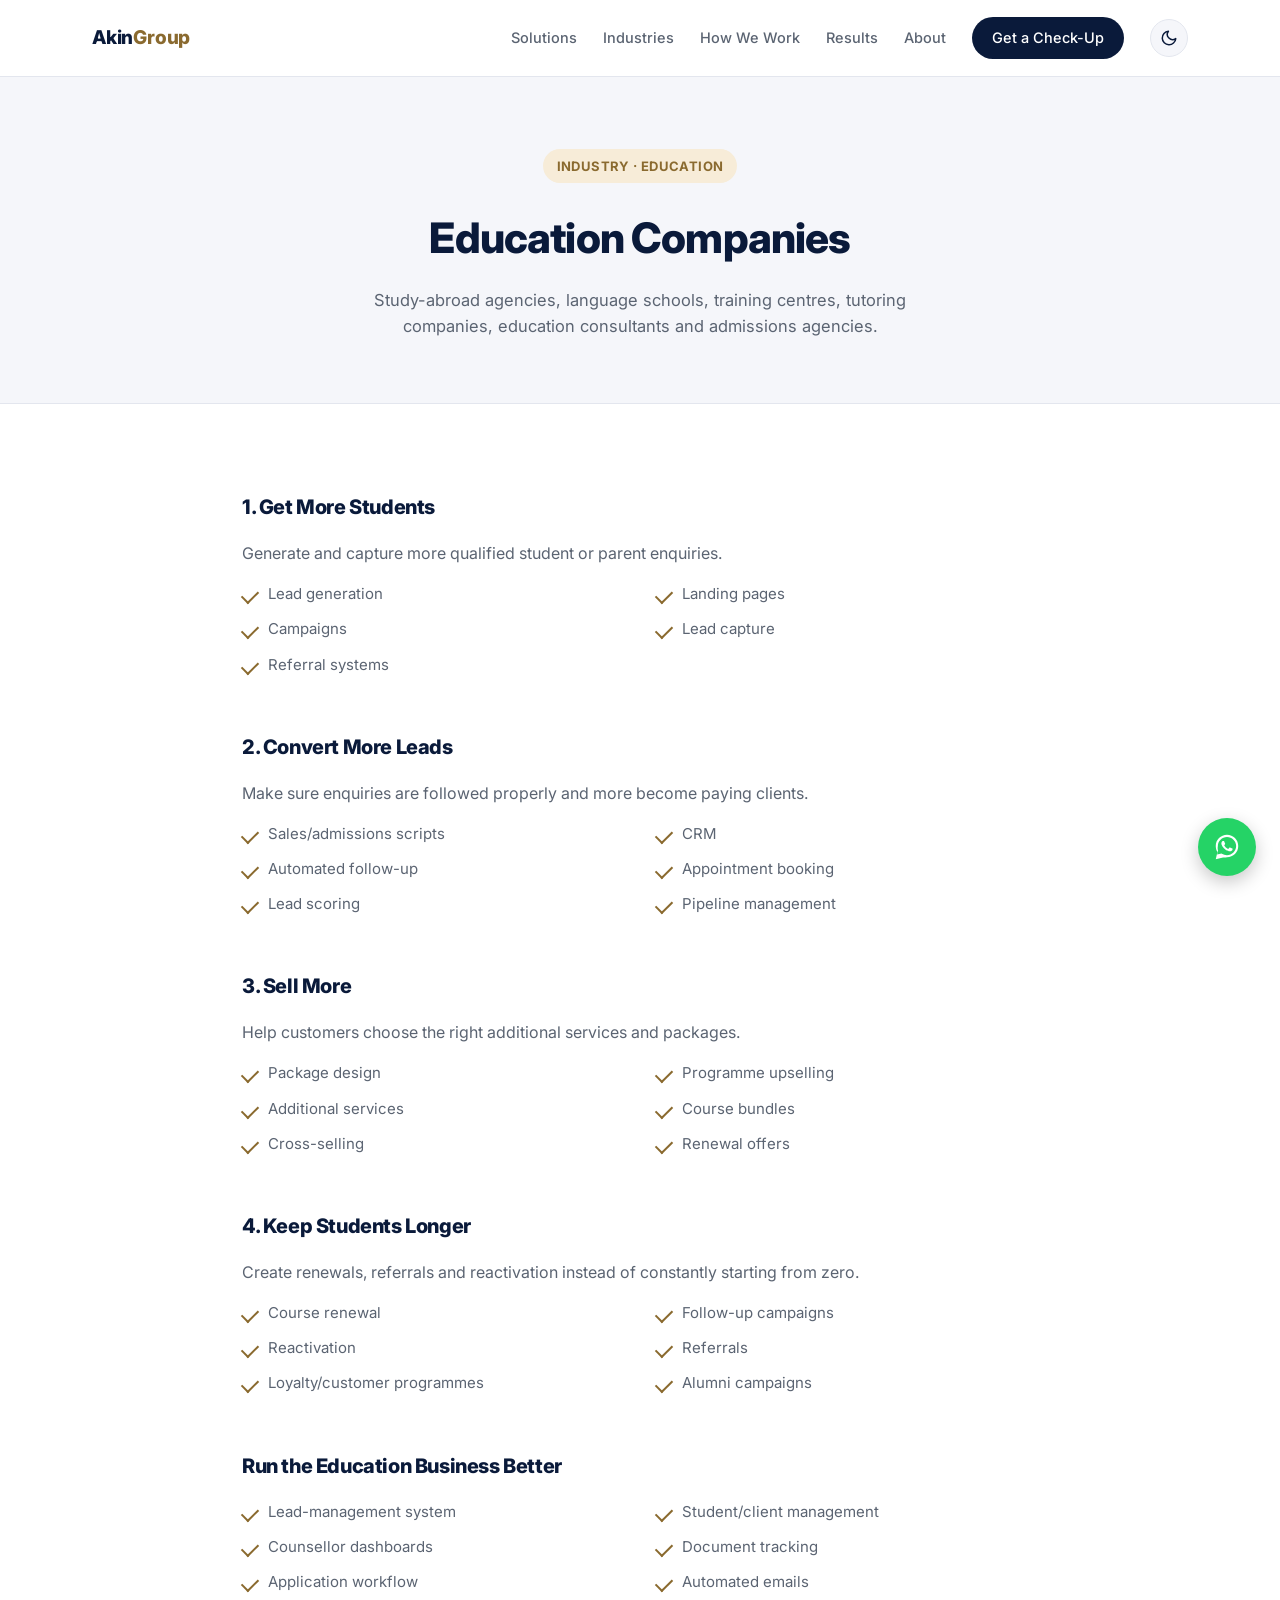
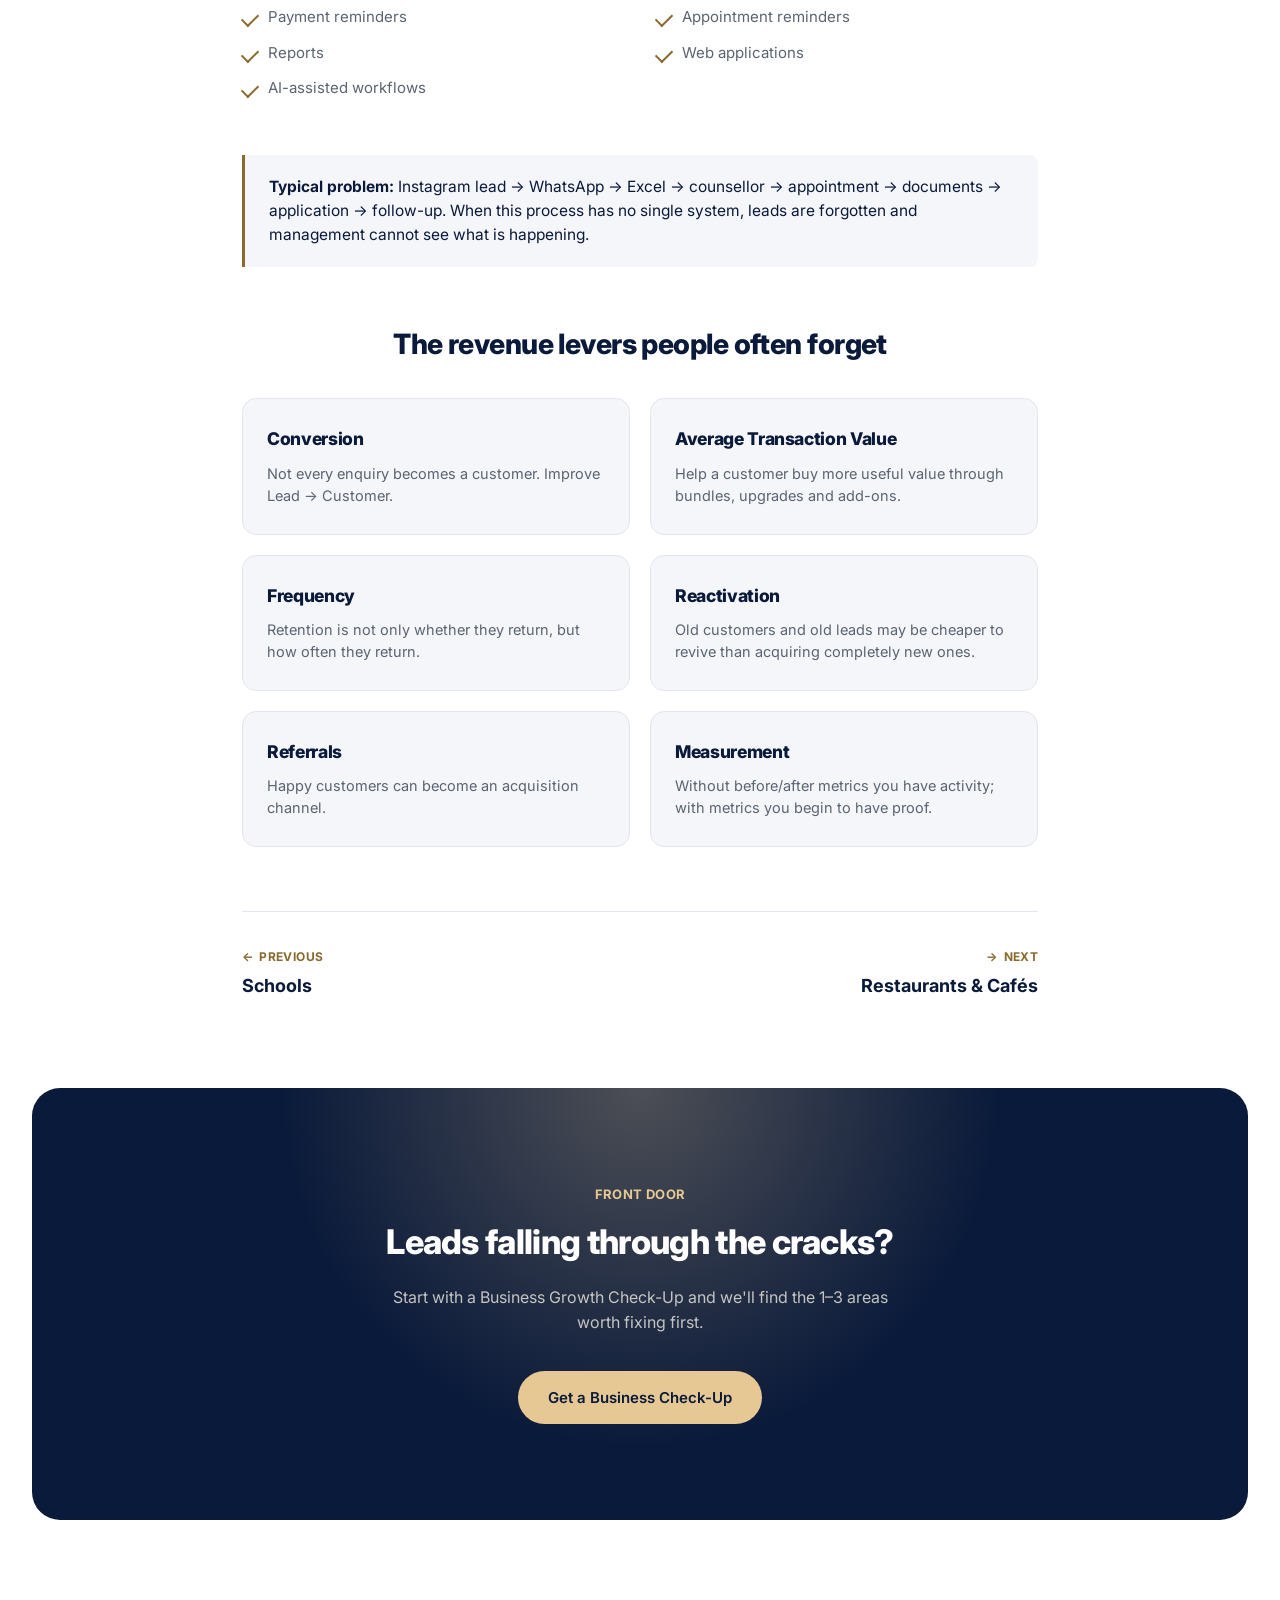
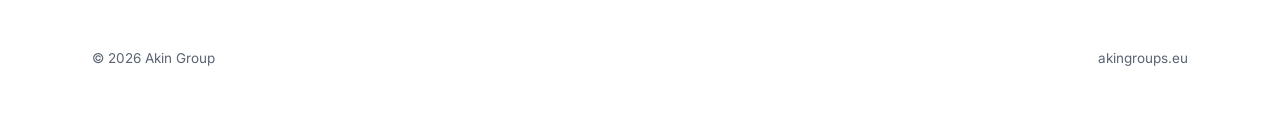
<file: site/industries-education-companies.html>
<!DOCTYPE html>
<html lang="en">
<head>
<script>(function(){try{var t=localStorage.getItem('akin-theme');if(!t){t=window.matchMedia('(prefers-color-scheme: dark)').matches?'dark':'light';}document.documentElement.setAttribute('data-theme',t);}catch(e){}})();</script>
<meta charset="UTF-8">
<meta name="viewport" content="width=device-width, initial-scale=1.0">
<title>Education Companies | Akin Group</title>
<meta name="description" content="Lead management, student journeys, applications, renewals, CRM and automation for education companies.">
<link rel="canonical" href="https://akingroups.eu/industries-education-companies.html">
<meta property="og:type" content="website">
<meta property="og:site_name" content="Akin Group">
<meta property="og:title" content="Education Companies | Akin Group">
<meta property="og:description" content="Lead management, student journeys, applications, renewals, CRM and automation for education companies.">
<meta property="og:url" content="https://akingroups.eu/industries-education-companies.html">
<meta property="og:image" content="https://akingroups.eu/assets/images/education.jpg">
<meta name="twitter:card" content="summary_large_image">
<meta name="twitter:title" content="Education Companies | Akin Group">
<meta name="twitter:description" content="Lead management, student journeys, applications, renewals, CRM and automation for education companies.">
<meta name="twitter:image" content="https://akingroups.eu/assets/images/education.jpg">
<link rel="icon" href="favicon.svg" type="image/svg+xml">
<link rel="stylesheet" href="styles.css">
</head>
<body>

<header class="site-header">
  <div class="container header-inner">
    <a href="index.html" class="logo">Akin<span>Group</span></a>
    <nav class="nav">
      <a href="solutions.html">Solutions</a>
      <a href="industries.html">Industries</a>
      <a href="how-we-work.html">How We Work</a>
      <a href="results.html">Results</a>
      <a href="about.html">About</a>
      <a href="contact.html" class="nav-cta">Get a Check-Up</a>
      <button class="theme-toggle" type="button" aria-label="Toggle dark mode">
        <svg class="icon-moon" viewBox="0 0 24 24" fill="none" stroke="currentColor" stroke-width="2" stroke-linecap="round" stroke-linejoin="round"><path d="M21 12.79A9 9 0 1 1 11.21 3 7 7 0 0 0 21 12.79Z"/></svg>
        <svg class="icon-sun" viewBox="0 0 24 24" fill="none" stroke="currentColor" stroke-width="2" stroke-linecap="round" stroke-linejoin="round"><circle cx="12" cy="12" r="4"/><path d="M12 2v2M12 20v2M4.93 4.93l1.41 1.41M17.66 17.66l1.41 1.41M2 12h2M20 12h2M6.34 17.66l-1.41 1.41M19.07 4.93l-1.41 1.41"/></svg>
      </button>
    </nav>
  </div>
</header>

<main>

  <section class="page-hero">
    <div class="container">
      <span class="eyebrow">Industry &middot; Education</span>
      <h1>Education Companies</h1>
      <p class="page-hero-sub">Study-abroad agencies, language schools, training centres, tutoring companies, education consultants and admissions agencies.</p>
    </div>
  </section>

  <section class="content-section">
    <div class="container narrow">

      <div class="sub-block">
        <h3 class="block-title">1. Get More Students</h3>
        <p style="color:var(--muted); margin-bottom:16px;">Generate and capture more qualified student or parent enquiries.</p>
        <ul class="two-col-list">
          <li>Lead generation</li>
          <li>Landing pages</li>
          <li>Campaigns</li>
          <li>Lead capture</li>
          <li>Referral systems</li>
        </ul>
      </div>

      <div class="sub-block">
        <h3 class="block-title">2. Convert More Leads</h3>
        <p style="color:var(--muted); margin-bottom:16px;">Make sure enquiries are followed properly and more become paying clients.</p>
        <ul class="two-col-list">
          <li>Sales/admissions scripts</li>
          <li>CRM</li>
          <li>Automated follow-up</li>
          <li>Appointment booking</li>
          <li>Lead scoring</li>
          <li>Pipeline management</li>
        </ul>
      </div>

      <div class="sub-block">
        <h3 class="block-title">3. Sell More</h3>
        <p style="color:var(--muted); margin-bottom:16px;">Help customers choose the right additional services and packages.</p>
        <ul class="two-col-list">
          <li>Package design</li>
          <li>Programme upselling</li>
          <li>Additional services</li>
          <li>Course bundles</li>
          <li>Cross-selling</li>
          <li>Renewal offers</li>
        </ul>
      </div>

      <div class="sub-block">
        <h3 class="block-title">4. Keep Students Longer</h3>
        <p style="color:var(--muted); margin-bottom:16px;">Create renewals, referrals and reactivation instead of constantly starting from zero.</p>
        <ul class="two-col-list">
          <li>Course renewal</li>
          <li>Follow-up campaigns</li>
          <li>Reactivation</li>
          <li>Referrals</li>
          <li>Loyalty/customer programmes</li>
          <li>Alumni campaigns</li>
        </ul>
      </div>

      <div class="sub-block">
        <h3 class="block-title">Run the Education Business Better</h3>
        <ul class="two-col-list">
          <li>Lead-management system</li>
          <li>Student/client management</li>
          <li>Counsellor dashboards</li>
          <li>Document tracking</li>
          <li>Application workflow</li>
          <li>Automated emails</li>
          <li>Payment reminders</li>
          <li>Appointment reminders</li>
          <li>Reports</li>
          <li>Web applications</li>
          <li>AI-assisted workflows</li>
        </ul>
      </div>

      <p class="positioning-note"><strong>Typical problem:</strong> Instagram lead &rarr; WhatsApp &rarr; Excel &rarr; counsellor &rarr; appointment &rarr; documents &rarr; application &rarr; follow-up. When this process has no single system, leads are forgotten and management cannot see what is happening.</p>

      <h2 class="content-h2" style="margin-top:56px;">The revenue levers people often forget</h2>
      <div class="measure-grid">
        <div class="measure-card">
          <h3>Conversion</h3>
          <p>Not every enquiry becomes a customer. Improve Lead &rarr; Customer.</p>
        </div>
        <div class="measure-card">
          <h3>Average Transaction Value</h3>
          <p>Help a customer buy more useful value through bundles, upgrades and add-ons.</p>
        </div>
        <div class="measure-card">
          <h3>Frequency</h3>
          <p>Retention is not only whether they return, but how often they return.</p>
        </div>
        <div class="measure-card">
          <h3>Reactivation</h3>
          <p>Old customers and old leads may be cheaper to revive than acquiring completely new ones.</p>
        </div>
        <div class="measure-card">
          <h3>Referrals</h3>
          <p>Happy customers can become an acquisition channel.</p>
        </div>
        <div class="measure-card">
          <h3>Measurement</h3>
          <p>Without before/after metrics you have activity; with metrics you begin to have proof.</p>
        </div>
      </div>

      <nav class="pager">
        <a class="pager-link pager-prev" href="industries-schools.html">
          <span class="pager-label"><span class="pager-arrow">&larr;</span> Previous</span>
          <span class="pager-title">Schools</span>
        </a>
        <a class="pager-link pager-next" href="industries-restaurants-cafes.html">
          <span class="pager-label">Next <span class="pager-arrow">&rarr;</span></span>
          <span class="pager-title">Restaurants &amp; Cafés</span>
        </a>
      </nav>
    </div>
  </section>

  <section class="cta-section">
    <div class="container">
      <p class="section-label">Front Door</p>
      <h2>Leads falling through the cracks?</h2>
      <p class="cta-sub">Start with a Business Growth Check-Up and we'll find the 1&ndash;3 areas worth fixing first.</p>
      <a href="contact.html" class="btn btn-primary">Get a Business Check-Up</a>
    </div>
  </section>

</main>

<footer class="site-footer">
  <div class="container">
    <span>&copy; 2026 Akin Group</span>
    <span>akingroups.eu</span>
  </div>
</footer>

<a href="https://wa.me/447909946215" class="whatsapp-float" target="_blank" rel="noopener" aria-label="Chat on WhatsApp">
  <svg viewBox="0 0 32 32" fill="white" xmlns="http://www.w3.org/2000/svg"><path d="M16.001 3C9.373 3 4 8.373 4 15c0 2.34.652 4.527 1.785 6.393L4 29l7.81-1.75A11.94 11.94 0 0 0 16.001 27C22.629 27 28 21.627 28 15S22.629 3 16.001 3zm0 21.75c-1.97 0-3.87-.53-5.52-1.53l-.395-.235-4.633 1.038 1.06-4.512-.257-.41A9.71 9.71 0 0 1 6.25 15c0-5.376 4.375-9.75 9.751-9.75S25.75 9.624 25.75 15 21.377 24.75 16.001 24.75zm5.36-7.29c-.294-.147-1.74-.858-2.01-.956-.27-.098-.467-.147-.664.147-.196.294-.76.956-.933 1.152-.172.196-.343.221-.637.074-.294-.147-1.242-.458-2.366-1.462-.875-.78-1.466-1.744-1.638-2.038-.172-.294-.018-.453.13-.6.133-.132.294-.343.441-.515.147-.172.196-.294.294-.49.098-.196.049-.368-.024-.515-.074-.147-.664-1.6-.91-2.192-.24-.577-.484-.5-.664-.51-.172-.008-.368-.01-.564-.01-.196 0-.515.074-.784.368-.27.294-1.03 1.006-1.03 2.453 0 1.447 1.054 2.845 1.2 3.04.147.196 2.075 3.168 5.028 4.442.703.303 1.251.484 1.679.62.705.224 1.347.192 1.854.117.566-.085 1.74-.712 1.985-1.4.245-.688.245-1.278.172-1.4-.073-.122-.27-.196-.564-.343z"/></svg>
</a>
<script src="site.js" defer></script>
</body>
</html>
</file>
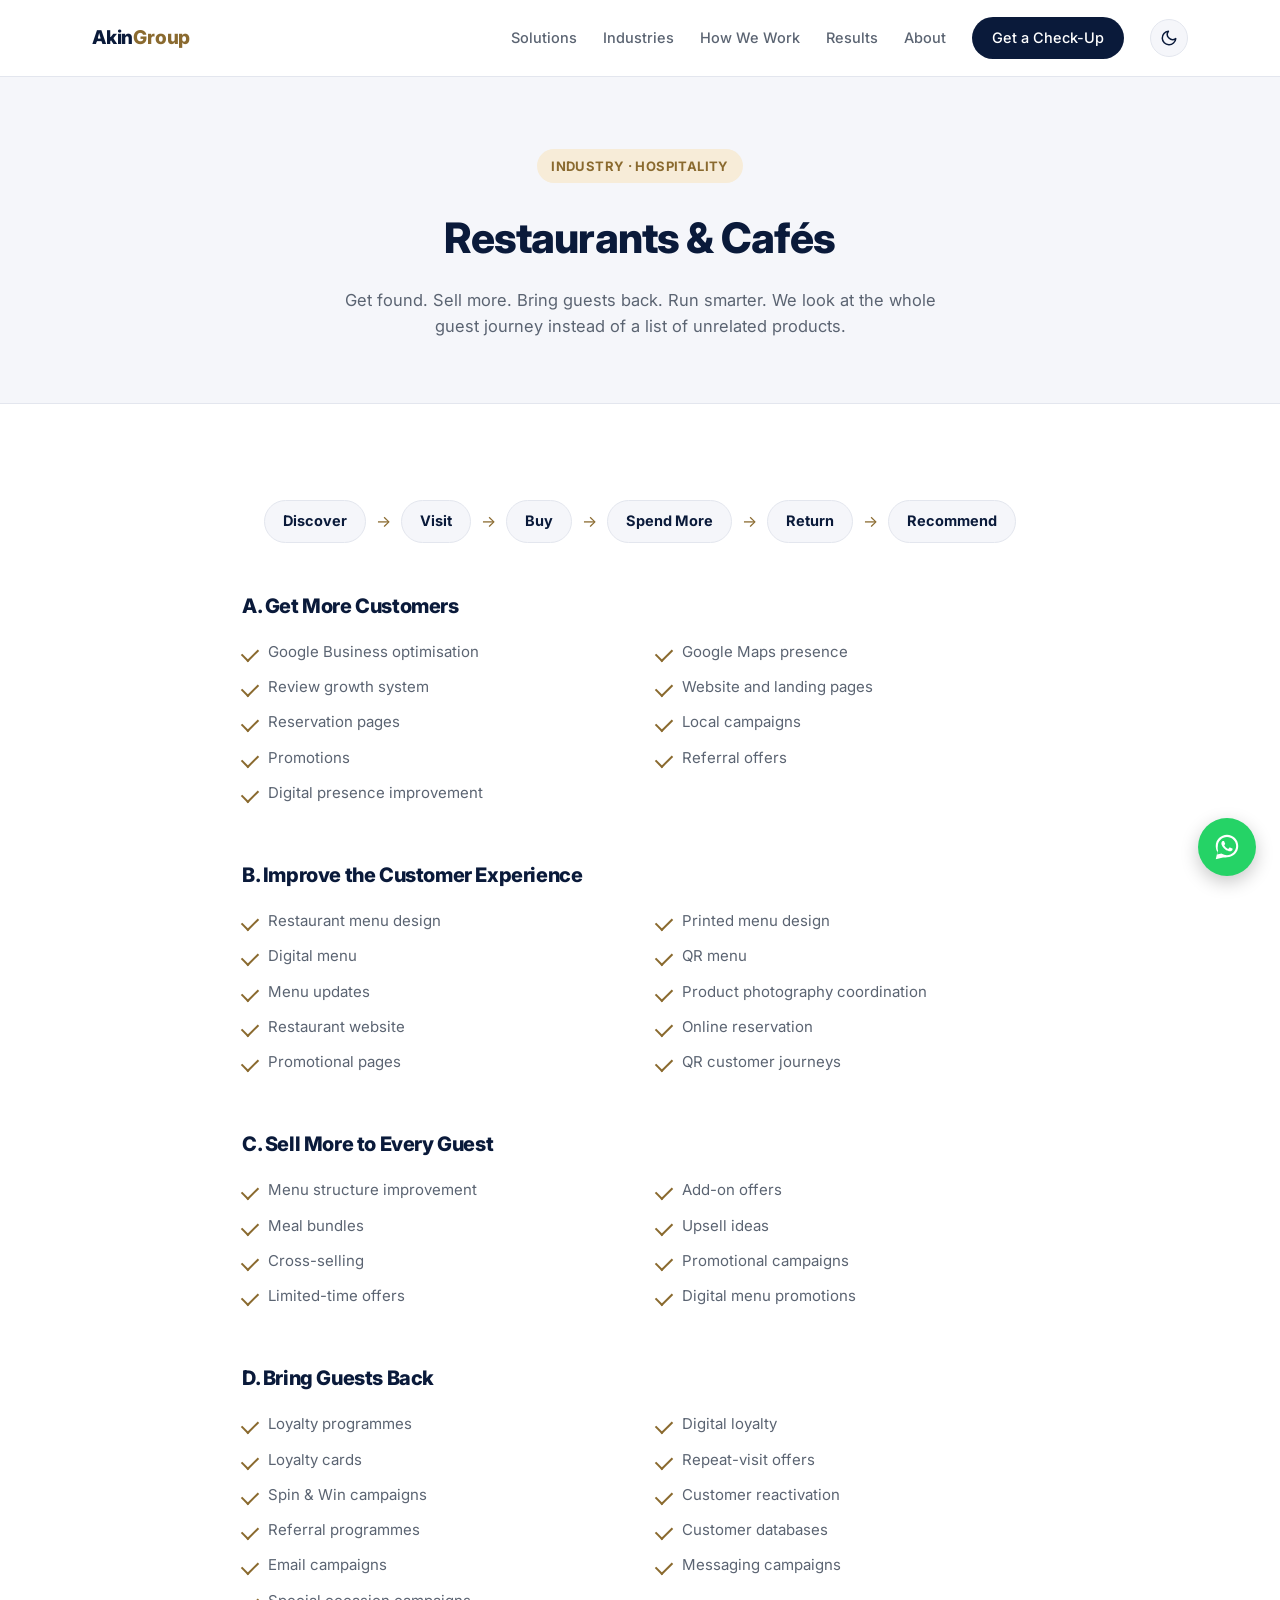
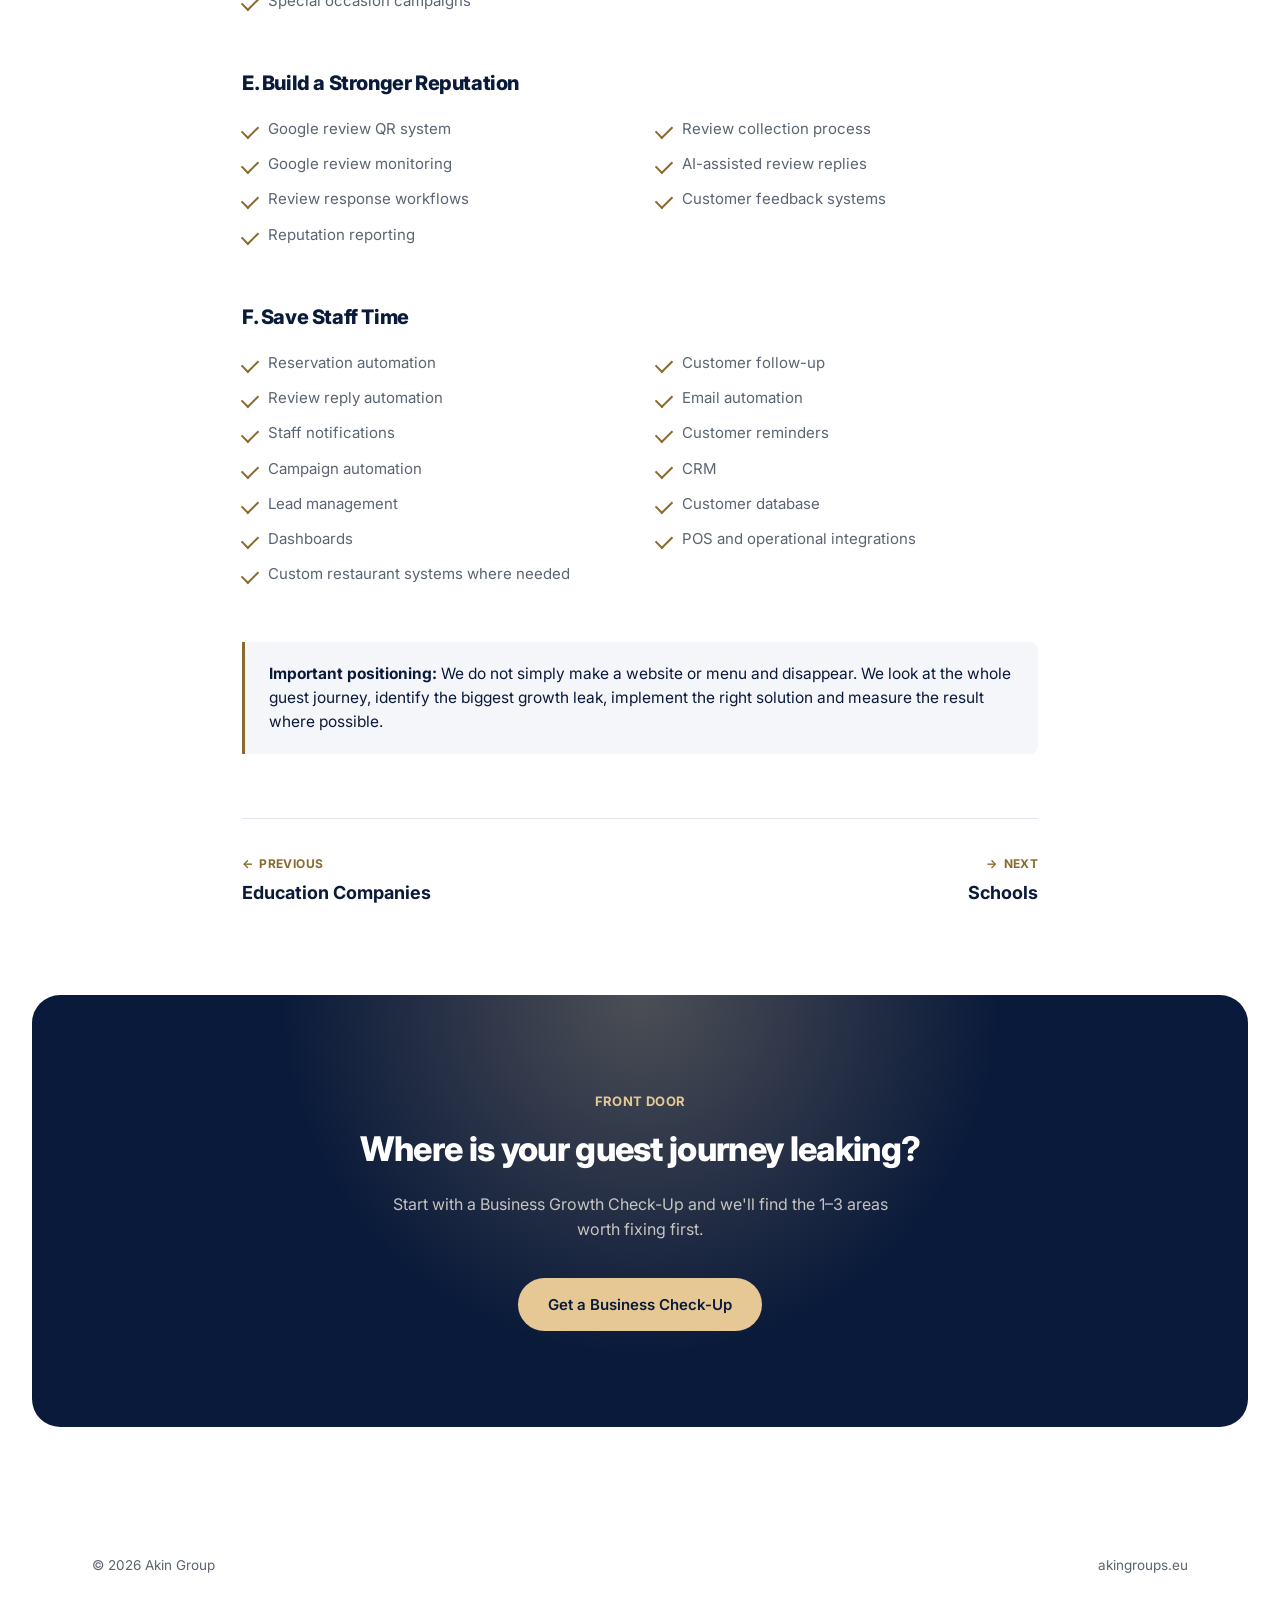
<file: site/industries-restaurants-cafes.html>
<!DOCTYPE html>
<html lang="en">
<head>
<script>(function(){try{var t=localStorage.getItem('akin-theme');if(!t){t=window.matchMedia('(prefers-color-scheme: dark)').matches?'dark':'light';}document.documentElement.setAttribute('data-theme',t);}catch(e){}})();</script>
<meta charset="UTF-8">
<meta name="viewport" content="width=device-width, initial-scale=1.0">
<title>Restaurants &amp; Cafés | Akin Group</title>
<meta name="description" content="Get found. Sell more. Bring guests back. Run smarter. Growth systems for restaurants and cafés.">
<link rel="canonical" href="https://akingroups.eu/industries-restaurants-cafes.html">
<meta property="og:type" content="website">
<meta property="og:site_name" content="Akin Group">
<meta property="og:title" content="Restaurants &amp; Cafés | Akin Group">
<meta property="og:description" content="Get found. Sell more. Bring guests back. Run smarter. Growth systems for restaurants and cafés.">
<meta property="og:url" content="https://akingroups.eu/industries-restaurants-cafes.html">
<meta property="og:image" content="https://akingroups.eu/assets/images/restaurant.jpg">
<meta name="twitter:card" content="summary_large_image">
<meta name="twitter:title" content="Restaurants &amp; Cafés | Akin Group">
<meta name="twitter:description" content="Get found. Sell more. Bring guests back. Run smarter. Growth systems for restaurants and cafés.">
<meta name="twitter:image" content="https://akingroups.eu/assets/images/restaurant.jpg">
<link rel="icon" href="favicon.svg" type="image/svg+xml">
<link rel="stylesheet" href="styles.css">
</head>
<body>

<header class="site-header">
  <div class="container header-inner">
    <a href="index.html" class="logo">Akin<span>Group</span></a>
    <nav class="nav">
      <a href="solutions.html">Solutions</a>
      <a href="industries.html">Industries</a>
      <a href="how-we-work.html">How We Work</a>
      <a href="results.html">Results</a>
      <a href="about.html">About</a>
      <a href="contact.html" class="nav-cta">Get a Check-Up</a>
      <button class="theme-toggle" type="button" aria-label="Toggle dark mode">
        <svg class="icon-moon" viewBox="0 0 24 24" fill="none" stroke="currentColor" stroke-width="2" stroke-linecap="round" stroke-linejoin="round"><path d="M21 12.79A9 9 0 1 1 11.21 3 7 7 0 0 0 21 12.79Z"/></svg>
        <svg class="icon-sun" viewBox="0 0 24 24" fill="none" stroke="currentColor" stroke-width="2" stroke-linecap="round" stroke-linejoin="round"><circle cx="12" cy="12" r="4"/><path d="M12 2v2M12 20v2M4.93 4.93l1.41 1.41M17.66 17.66l1.41 1.41M2 12h2M20 12h2M6.34 17.66l-1.41 1.41M19.07 4.93l-1.41 1.41"/></svg>
      </button>
    </nav>
  </div>
</header>

<main>

  <section class="page-hero">
    <div class="container">
      <span class="eyebrow">Industry &middot; Hospitality</span>
      <h1>Restaurants &amp; Cafés</h1>
      <p class="page-hero-sub">Get found. Sell more. Bring guests back. Run smarter. We look at the whole guest journey instead of a list of unrelated products.</p>
    </div>
  </section>

  <section class="content-section">
    <div class="container narrow">

      <div class="journey-strip">
        <span>Discover</span><em>&rarr;</em>
        <span>Visit</span><em>&rarr;</em>
        <span>Buy</span><em>&rarr;</em>
        <span>Spend More</span><em>&rarr;</em>
        <span>Return</span><em>&rarr;</em>
        <span>Recommend</span>
      </div>

      <div class="sub-block">
        <h3 class="block-title">A. Get More Customers</h3>
        <ul class="two-col-list">
          <li>Google Business optimisation</li>
          <li>Google Maps presence</li>
          <li>Review growth system</li>
          <li>Website and landing pages</li>
          <li>Reservation pages</li>
          <li>Local campaigns</li>
          <li>Promotions</li>
          <li>Referral offers</li>
          <li>Digital presence improvement</li>
        </ul>
      </div>

      <div class="sub-block">
        <h3 class="block-title">B. Improve the Customer Experience</h3>
        <ul class="two-col-list">
          <li>Restaurant menu design</li>
          <li>Printed menu design</li>
          <li>Digital menu</li>
          <li>QR menu</li>
          <li>Menu updates</li>
          <li>Product photography coordination</li>
          <li>Restaurant website</li>
          <li>Online reservation</li>
          <li>Promotional pages</li>
          <li>QR customer journeys</li>
        </ul>
      </div>

      <div class="sub-block">
        <h3 class="block-title">C. Sell More to Every Guest</h3>
        <ul class="two-col-list">
          <li>Menu structure improvement</li>
          <li>Add-on offers</li>
          <li>Meal bundles</li>
          <li>Upsell ideas</li>
          <li>Cross-selling</li>
          <li>Promotional campaigns</li>
          <li>Limited-time offers</li>
          <li>Digital menu promotions</li>
        </ul>
      </div>

      <div class="sub-block">
        <h3 class="block-title">D. Bring Guests Back</h3>
        <ul class="two-col-list">
          <li>Loyalty programmes</li>
          <li>Digital loyalty</li>
          <li>Loyalty cards</li>
          <li>Repeat-visit offers</li>
          <li>Spin &amp; Win campaigns</li>
          <li>Customer reactivation</li>
          <li>Referral programmes</li>
          <li>Customer databases</li>
          <li>Email campaigns</li>
          <li>Messaging campaigns</li>
          <li>Special occasion campaigns</li>
        </ul>
      </div>

      <div class="sub-block">
        <h3 class="block-title">E. Build a Stronger Reputation</h3>
        <ul class="two-col-list">
          <li>Google review QR system</li>
          <li>Review collection process</li>
          <li>Google review monitoring</li>
          <li>AI-assisted review replies</li>
          <li>Review response workflows</li>
          <li>Customer feedback systems</li>
          <li>Reputation reporting</li>
        </ul>
      </div>

      <div class="sub-block">
        <h3 class="block-title">F. Save Staff Time</h3>
        <ul class="two-col-list">
          <li>Reservation automation</li>
          <li>Customer follow-up</li>
          <li>Review reply automation</li>
          <li>Email automation</li>
          <li>Staff notifications</li>
          <li>Customer reminders</li>
          <li>Campaign automation</li>
          <li>CRM</li>
          <li>Lead management</li>
          <li>Customer database</li>
          <li>Dashboards</li>
          <li>POS and operational integrations</li>
          <li>Custom restaurant systems where needed</li>
        </ul>
      </div>

      <p class="positioning-note"><strong>Important positioning:</strong> We do not simply make a website or menu and disappear. We look at the whole guest journey, identify the biggest growth leak, implement the right solution and measure the result where possible.</p>

      <nav class="pager">
        <a class="pager-link pager-prev" href="industries-education-companies.html">
          <span class="pager-label"><span class="pager-arrow">&larr;</span> Previous</span>
          <span class="pager-title">Education Companies</span>
        </a>
        <a class="pager-link pager-next" href="industries-schools.html">
          <span class="pager-label">Next <span class="pager-arrow">&rarr;</span></span>
          <span class="pager-title">Schools</span>
        </a>
      </nav>
    </div>
  </section>

  <section class="cta-section">
    <div class="container">
      <p class="section-label">Front Door</p>
      <h2>Where is your guest journey leaking?</h2>
      <p class="cta-sub">Start with a Business Growth Check-Up and we'll find the 1&ndash;3 areas worth fixing first.</p>
      <a href="contact.html" class="btn btn-primary">Get a Business Check-Up</a>
    </div>
  </section>

</main>

<footer class="site-footer">
  <div class="container">
    <span>&copy; 2026 Akin Group</span>
    <span>akingroups.eu</span>
  </div>
</footer>

<a href="https://wa.me/447909946215" class="whatsapp-float" target="_blank" rel="noopener" aria-label="Chat on WhatsApp">
  <svg viewBox="0 0 32 32" fill="white" xmlns="http://www.w3.org/2000/svg"><path d="M16.001 3C9.373 3 4 8.373 4 15c0 2.34.652 4.527 1.785 6.393L4 29l7.81-1.75A11.94 11.94 0 0 0 16.001 27C22.629 27 28 21.627 28 15S22.629 3 16.001 3zm0 21.75c-1.97 0-3.87-.53-5.52-1.53l-.395-.235-4.633 1.038 1.06-4.512-.257-.41A9.71 9.71 0 0 1 6.25 15c0-5.376 4.375-9.75 9.751-9.75S25.75 9.624 25.75 15 21.377 24.75 16.001 24.75zm5.36-7.29c-.294-.147-1.74-.858-2.01-.956-.27-.098-.467-.147-.664.147-.196.294-.76.956-.933 1.152-.172.196-.343.221-.637.074-.294-.147-1.242-.458-2.366-1.462-.875-.78-1.466-1.744-1.638-2.038-.172-.294-.018-.453.13-.6.133-.132.294-.343.441-.515.147-.172.196-.294.294-.49.098-.196.049-.368-.024-.515-.074-.147-.664-1.6-.91-2.192-.24-.577-.484-.5-.664-.51-.172-.008-.368-.01-.564-.01-.196 0-.515.074-.784.368-.27.294-1.03 1.006-1.03 2.453 0 1.447 1.054 2.845 1.2 3.04.147.196 2.075 3.168 5.028 4.442.703.303 1.251.484 1.679.62.705.224 1.347.192 1.854.117.566-.085 1.74-.712 1.985-1.4.245-.688.245-1.278.172-1.4-.073-.122-.27-.196-.564-.343z"/></svg>
</a>
<script src="site.js" defer></script>
</body>
</html>
</file>
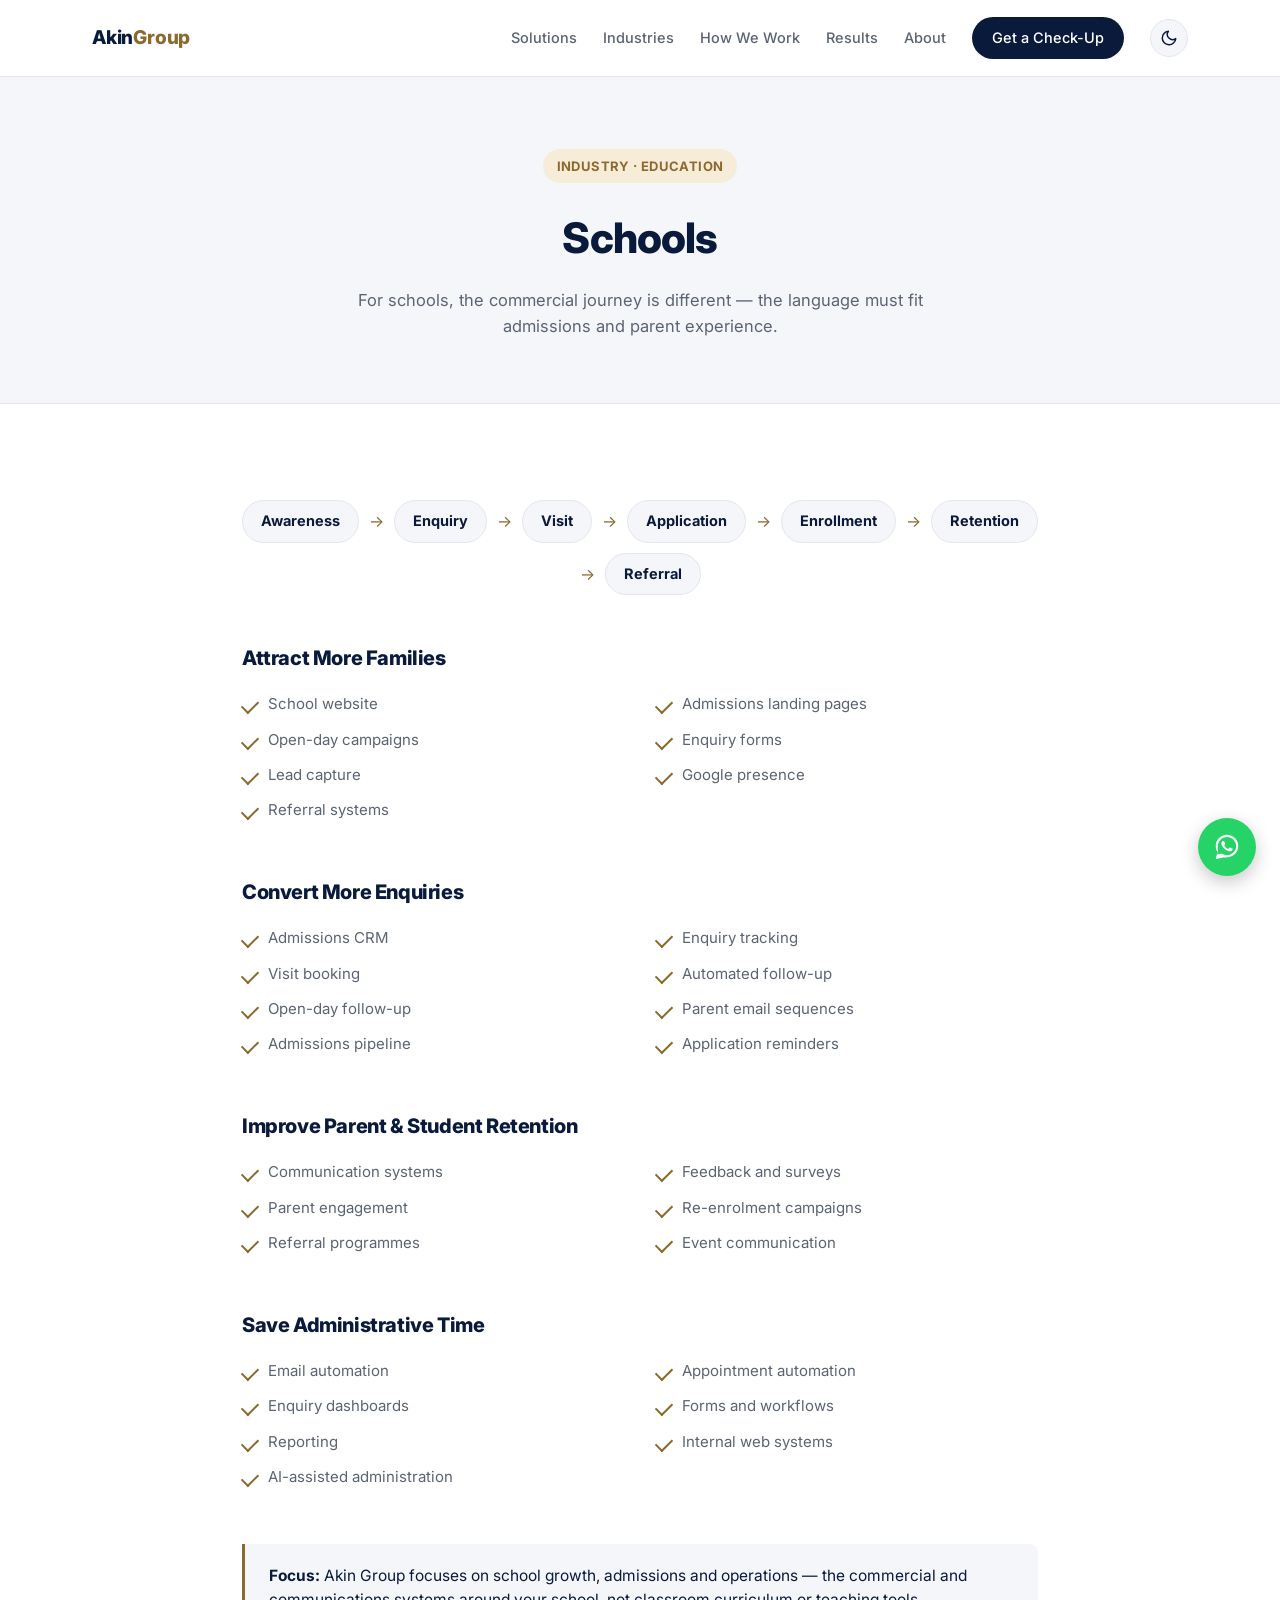
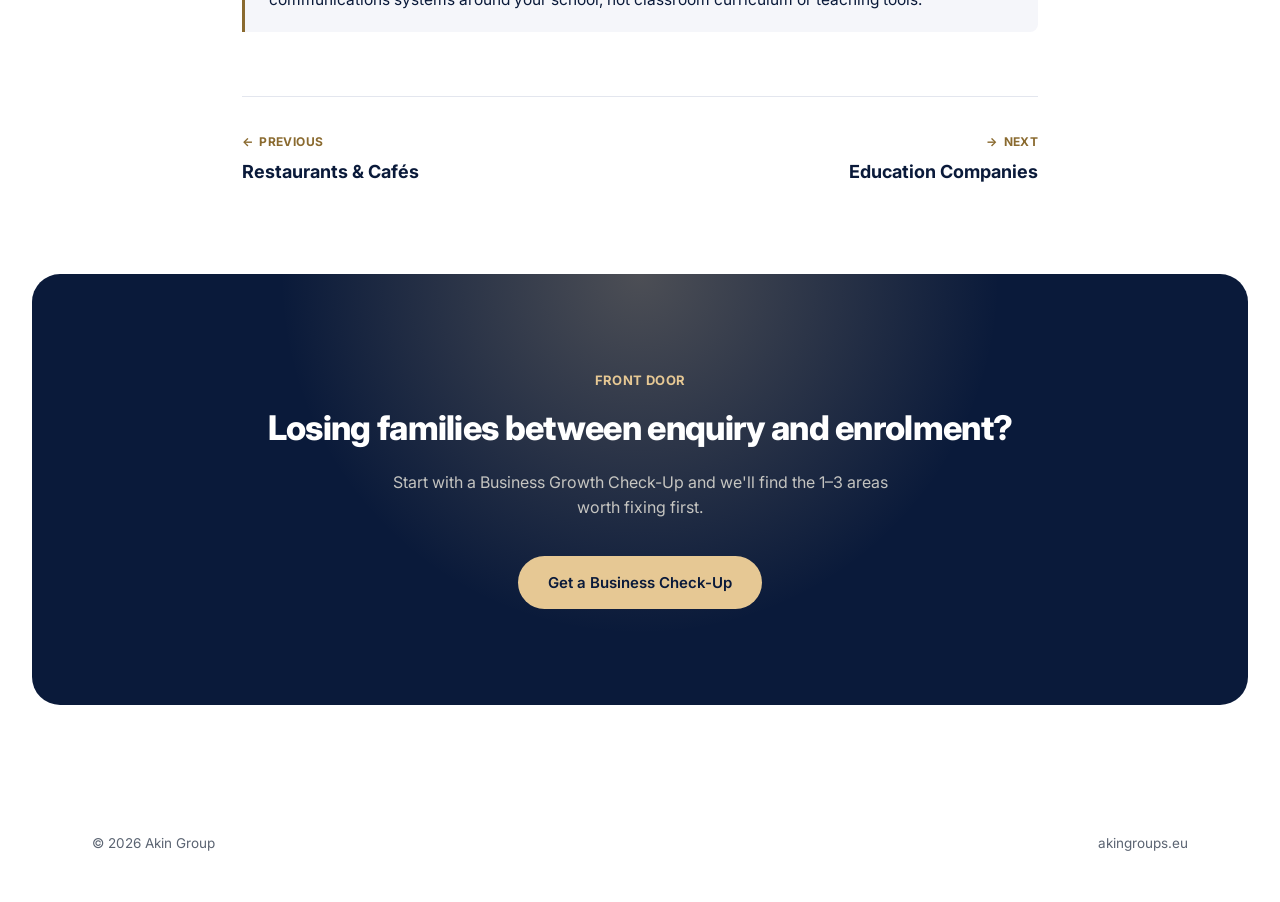
<file: site/industries-schools.html>
<!DOCTYPE html>
<html lang="en">
<head>
<script>(function(){try{var t=localStorage.getItem('akin-theme');if(!t){t=window.matchMedia('(prefers-color-scheme: dark)').matches?'dark':'light';}document.documentElement.setAttribute('data-theme',t);}catch(e){}})();</script>
<meta charset="UTF-8">
<meta name="viewport" content="width=device-width, initial-scale=1.0">
<title>Schools | Akin Group</title>
<meta name="description" content="Admissions, enquiries, parent journeys, retention and operational systems for schools.">
<link rel="canonical" href="https://akingroups.eu/industries-schools.html">
<meta property="og:type" content="website">
<meta property="og:site_name" content="Akin Group">
<meta property="og:title" content="Schools | Akin Group">
<meta property="og:description" content="Admissions, enquiries, parent journeys, retention and operational systems for schools.">
<meta property="og:url" content="https://akingroups.eu/industries-schools.html">
<meta property="og:image" content="https://akingroups.eu/assets/images/school.jpg">
<meta name="twitter:card" content="summary_large_image">
<meta name="twitter:title" content="Schools | Akin Group">
<meta name="twitter:description" content="Admissions, enquiries, parent journeys, retention and operational systems for schools.">
<meta name="twitter:image" content="https://akingroups.eu/assets/images/school.jpg">
<link rel="icon" href="favicon.svg" type="image/svg+xml">
<link rel="stylesheet" href="styles.css">
</head>
<body>

<header class="site-header">
  <div class="container header-inner">
    <a href="index.html" class="logo">Akin<span>Group</span></a>
    <nav class="nav">
      <a href="solutions.html">Solutions</a>
      <a href="industries.html">Industries</a>
      <a href="how-we-work.html">How We Work</a>
      <a href="results.html">Results</a>
      <a href="about.html">About</a>
      <a href="contact.html" class="nav-cta">Get a Check-Up</a>
      <button class="theme-toggle" type="button" aria-label="Toggle dark mode">
        <svg class="icon-moon" viewBox="0 0 24 24" fill="none" stroke="currentColor" stroke-width="2" stroke-linecap="round" stroke-linejoin="round"><path d="M21 12.79A9 9 0 1 1 11.21 3 7 7 0 0 0 21 12.79Z"/></svg>
        <svg class="icon-sun" viewBox="0 0 24 24" fill="none" stroke="currentColor" stroke-width="2" stroke-linecap="round" stroke-linejoin="round"><circle cx="12" cy="12" r="4"/><path d="M12 2v2M12 20v2M4.93 4.93l1.41 1.41M17.66 17.66l1.41 1.41M2 12h2M20 12h2M6.34 17.66l-1.41 1.41M19.07 4.93l-1.41 1.41"/></svg>
      </button>
    </nav>
  </div>
</header>

<main>

  <section class="page-hero">
    <div class="container">
      <span class="eyebrow">Industry &middot; Education</span>
      <h1>Schools</h1>
      <p class="page-hero-sub">For schools, the commercial journey is different &mdash; the language must fit admissions and parent experience.</p>
    </div>
  </section>

  <section class="content-section">
    <div class="container narrow">

      <div class="journey-strip">
        <span>Awareness</span><em>&rarr;</em>
        <span>Enquiry</span><em>&rarr;</em>
        <span>Visit</span><em>&rarr;</em>
        <span>Application</span><em>&rarr;</em>
        <span>Enrollment</span><em>&rarr;</em>
        <span>Retention</span><em>&rarr;</em>
        <span>Referral</span>
      </div>

      <div class="sub-block">
        <h3 class="block-title">Attract More Families</h3>
        <ul class="two-col-list">
          <li>School website</li>
          <li>Admissions landing pages</li>
          <li>Open-day campaigns</li>
          <li>Enquiry forms</li>
          <li>Lead capture</li>
          <li>Google presence</li>
          <li>Referral systems</li>
        </ul>
      </div>

      <div class="sub-block">
        <h3 class="block-title">Convert More Enquiries</h3>
        <ul class="two-col-list">
          <li>Admissions CRM</li>
          <li>Enquiry tracking</li>
          <li>Visit booking</li>
          <li>Automated follow-up</li>
          <li>Open-day follow-up</li>
          <li>Parent email sequences</li>
          <li>Admissions pipeline</li>
          <li>Application reminders</li>
        </ul>
      </div>

      <div class="sub-block">
        <h3 class="block-title">Improve Parent &amp; Student Retention</h3>
        <ul class="two-col-list">
          <li>Communication systems</li>
          <li>Feedback and surveys</li>
          <li>Parent engagement</li>
          <li>Re-enrolment campaigns</li>
          <li>Referral programmes</li>
          <li>Event communication</li>
        </ul>
      </div>

      <div class="sub-block">
        <h3 class="block-title">Save Administrative Time</h3>
        <ul class="two-col-list">
          <li>Email automation</li>
          <li>Appointment automation</li>
          <li>Enquiry dashboards</li>
          <li>Forms and workflows</li>
          <li>Reporting</li>
          <li>Internal web systems</li>
          <li>AI-assisted administration</li>
        </ul>
      </div>

      <p class="positioning-note"><strong>Focus:</strong> Akin Group focuses on school growth, admissions and operations &mdash; the commercial and communications systems around your school, not classroom curriculum or teaching tools.</p>

      <nav class="pager">
        <a class="pager-link pager-prev" href="industries-restaurants-cafes.html">
          <span class="pager-label"><span class="pager-arrow">&larr;</span> Previous</span>
          <span class="pager-title">Restaurants &amp; Cafés</span>
        </a>
        <a class="pager-link pager-next" href="industries-education-companies.html">
          <span class="pager-label">Next <span class="pager-arrow">&rarr;</span></span>
          <span class="pager-title">Education Companies</span>
        </a>
      </nav>
    </div>
  </section>

  <section class="cta-section">
    <div class="container">
      <p class="section-label">Front Door</p>
      <h2>Losing families between enquiry and enrolment?</h2>
      <p class="cta-sub">Start with a Business Growth Check-Up and we'll find the 1&ndash;3 areas worth fixing first.</p>
      <a href="contact.html" class="btn btn-primary">Get a Business Check-Up</a>
    </div>
  </section>

</main>

<footer class="site-footer">
  <div class="container">
    <span>&copy; 2026 Akin Group</span>
    <span>akingroups.eu</span>
  </div>
</footer>

<a href="https://wa.me/447909946215" class="whatsapp-float" target="_blank" rel="noopener" aria-label="Chat on WhatsApp">
  <svg viewBox="0 0 32 32" fill="white" xmlns="http://www.w3.org/2000/svg"><path d="M16.001 3C9.373 3 4 8.373 4 15c0 2.34.652 4.527 1.785 6.393L4 29l7.81-1.75A11.94 11.94 0 0 0 16.001 27C22.629 27 28 21.627 28 15S22.629 3 16.001 3zm0 21.75c-1.97 0-3.87-.53-5.52-1.53l-.395-.235-4.633 1.038 1.06-4.512-.257-.41A9.71 9.71 0 0 1 6.25 15c0-5.376 4.375-9.75 9.751-9.75S25.75 9.624 25.75 15 21.377 24.75 16.001 24.75zm5.36-7.29c-.294-.147-1.74-.858-2.01-.956-.27-.098-.467-.147-.664.147-.196.294-.76.956-.933 1.152-.172.196-.343.221-.637.074-.294-.147-1.242-.458-2.366-1.462-.875-.78-1.466-1.744-1.638-2.038-.172-.294-.018-.453.13-.6.133-.132.294-.343.441-.515.147-.172.196-.294.294-.49.098-.196.049-.368-.024-.515-.074-.147-.664-1.6-.91-2.192-.24-.577-.484-.5-.664-.51-.172-.008-.368-.01-.564-.01-.196 0-.515.074-.784.368-.27.294-1.03 1.006-1.03 2.453 0 1.447 1.054 2.845 1.2 3.04.147.196 2.075 3.168 5.028 4.442.703.303 1.251.484 1.679.62.705.224 1.347.192 1.854.117.566-.085 1.74-.712 1.985-1.4.245-.688.245-1.278.172-1.4-.073-.122-.27-.196-.564-.343z"/></svg>
</a>
<script src="site.js" defer></script>
</body>
</html>
</file>
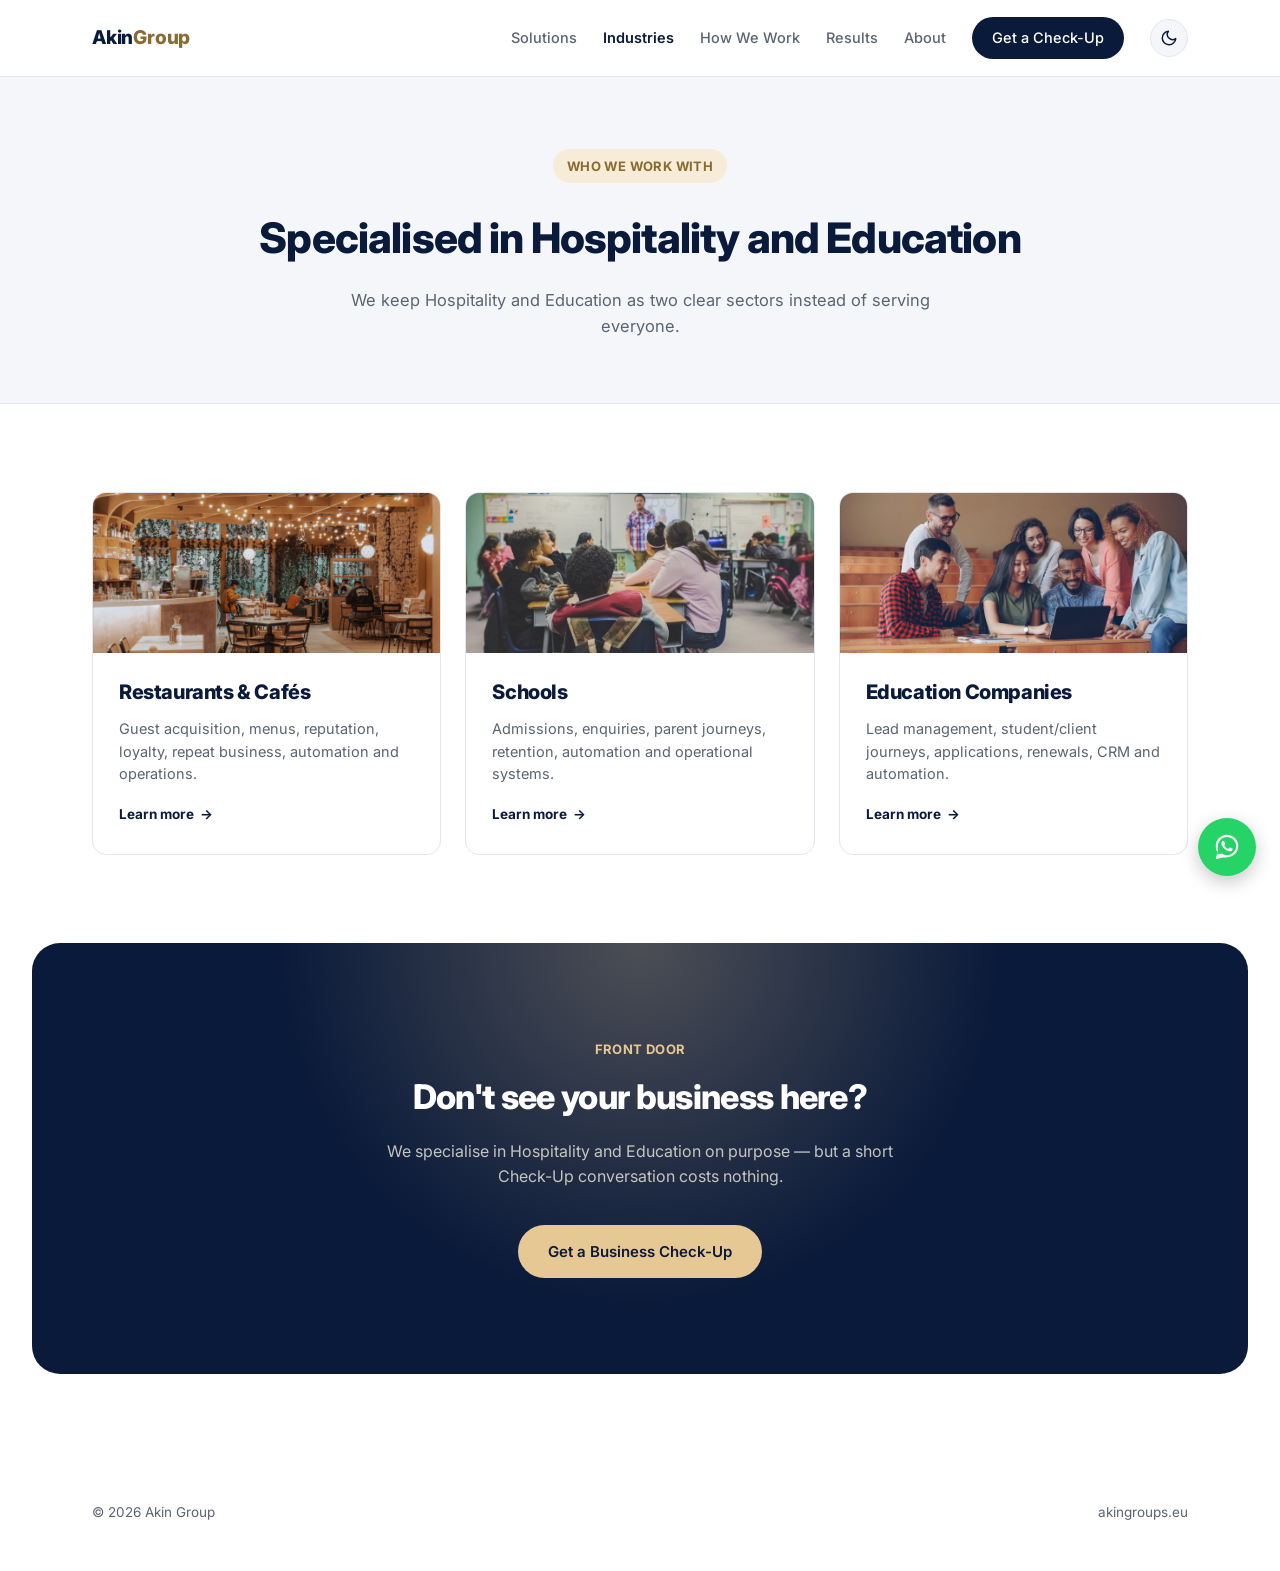
<file: site/industries.html>
<!DOCTYPE html>
<html lang="en">
<head>
<script>(function(){try{var t=localStorage.getItem('akin-theme');if(!t){t=window.matchMedia('(prefers-color-scheme: dark)').matches?'dark':'light';}document.documentElement.setAttribute('data-theme',t);}catch(e){}})();</script>
<meta charset="UTF-8">
<meta name="viewport" content="width=device-width, initial-scale=1.0">
<title>Industries | Akin Group</title>
<meta name="description" content="Specialised in Hospitality and Education: Restaurants & Cafés, Schools, Education Companies.">
<link rel="canonical" href="https://akingroups.eu/industries.html">
<meta property="og:type" content="website">
<meta property="og:site_name" content="Akin Group">
<meta property="og:title" content="Industries | Akin Group">
<meta property="og:description" content="Specialised in Hospitality and Education: Restaurants & Cafés, Schools, Education Companies.">
<meta property="og:url" content="https://akingroups.eu/industries.html">
<meta property="og:image" content="https://akingroups.eu/assets/images/industries-hub.jpg">
<meta name="twitter:card" content="summary_large_image">
<meta name="twitter:title" content="Industries | Akin Group">
<meta name="twitter:description" content="Specialised in Hospitality and Education: Restaurants & Cafés, Schools, Education Companies.">
<meta name="twitter:image" content="https://akingroups.eu/assets/images/industries-hub.jpg">
<link rel="icon" href="favicon.svg" type="image/svg+xml">
<link rel="stylesheet" href="styles.css">
</head>
<body>

<header class="site-header">
  <div class="container header-inner">
    <a href="index.html" class="logo">Akin<span>Group</span></a>
    <nav class="nav">
      <a href="solutions.html">Solutions</a>
      <a href="industries.html">Industries</a>
      <a href="how-we-work.html">How We Work</a>
      <a href="results.html">Results</a>
      <a href="about.html">About</a>
      <a href="contact.html" class="nav-cta">Get a Check-Up</a>
      <button class="theme-toggle" type="button" aria-label="Toggle dark mode">
        <svg class="icon-moon" viewBox="0 0 24 24" fill="none" stroke="currentColor" stroke-width="2" stroke-linecap="round" stroke-linejoin="round"><path d="M21 12.79A9 9 0 1 1 11.21 3 7 7 0 0 0 21 12.79Z"/></svg>
        <svg class="icon-sun" viewBox="0 0 24 24" fill="none" stroke="currentColor" stroke-width="2" stroke-linecap="round" stroke-linejoin="round"><circle cx="12" cy="12" r="4"/><path d="M12 2v2M12 20v2M4.93 4.93l1.41 1.41M17.66 17.66l1.41 1.41M2 12h2M20 12h2M6.34 17.66l-1.41 1.41M19.07 4.93l-1.41 1.41"/></svg>
      </button>
    </nav>
  </div>
</header>

<main>

  <section class="page-hero">
    <div class="container">
      <span class="eyebrow">Who We Work With</span>
      <h1>Specialised in Hospitality and Education</h1>
      <p class="page-hero-sub">We keep Hospitality and Education as two clear sectors instead of serving everyone.</p>
    </div>
  </section>

  <section class="content-section">
    <div class="container">
      <div class="industry-grid">
        <a class="industry" href="industries-restaurants-cafes.html">
          <div class="industry-img" style="background-image:url('assets/images/restaurant.jpg')"></div>
          <div class="industry-body">
            <h3>Restaurants &amp; Cafés</h3>
            <p>Guest acquisition, menus, reputation, loyalty, repeat business, automation and operations.</p>
            <span class="industry-link">Learn more <span>&rarr;</span></span>
          </div>
        </a>
        <a class="industry" href="industries-schools.html">
          <div class="industry-img" style="background-image:url('assets/images/school.jpg')"></div>
          <div class="industry-body">
            <h3>Schools</h3>
            <p>Admissions, enquiries, parent journeys, retention, automation and operational systems.</p>
            <span class="industry-link">Learn more <span>&rarr;</span></span>
          </div>
        </a>
        <a class="industry" href="industries-education-companies.html">
          <div class="industry-img" style="background-image:url('assets/images/education.jpg')"></div>
          <div class="industry-body">
            <h3>Education Companies</h3>
            <p>Lead management, student/client journeys, applications, renewals, CRM and automation.</p>
            <span class="industry-link">Learn more <span>&rarr;</span></span>
          </div>
        </a>
      </div>
    </div>
  </section>

  <section class="cta-section">
    <div class="container">
      <p class="section-label">Front Door</p>
      <h2>Don't see your business here?</h2>
      <p class="cta-sub">We specialise in Hospitality and Education on purpose &mdash; but a short Check-Up conversation costs nothing.</p>
      <a href="contact.html" class="btn btn-primary">Get a Business Check-Up</a>
    </div>
  </section>

</main>

<footer class="site-footer">
  <div class="container">
    <span>&copy; 2026 Akin Group</span>
    <span>akingroups.eu</span>
  </div>
</footer>

<a href="https://wa.me/447909946215" class="whatsapp-float" target="_blank" rel="noopener" aria-label="Chat on WhatsApp">
  <svg viewBox="0 0 32 32" fill="white" xmlns="http://www.w3.org/2000/svg"><path d="M16.001 3C9.373 3 4 8.373 4 15c0 2.34.652 4.527 1.785 6.393L4 29l7.81-1.75A11.94 11.94 0 0 0 16.001 27C22.629 27 28 21.627 28 15S22.629 3 16.001 3zm0 21.75c-1.97 0-3.87-.53-5.52-1.53l-.395-.235-4.633 1.038 1.06-4.512-.257-.41A9.71 9.71 0 0 1 6.25 15c0-5.376 4.375-9.75 9.751-9.75S25.75 9.624 25.75 15 21.377 24.75 16.001 24.75zm5.36-7.29c-.294-.147-1.74-.858-2.01-.956-.27-.098-.467-.147-.664.147-.196.294-.76.956-.933 1.152-.172.196-.343.221-.637.074-.294-.147-1.242-.458-2.366-1.462-.875-.78-1.466-1.744-1.638-2.038-.172-.294-.018-.453.13-.6.133-.132.294-.343.441-.515.147-.172.196-.294.294-.49.098-.196.049-.368-.024-.515-.074-.147-.664-1.6-.91-2.192-.24-.577-.484-.5-.664-.51-.172-.008-.368-.01-.564-.01-.196 0-.515.074-.784.368-.27.294-1.03 1.006-1.03 2.453 0 1.447 1.054 2.845 1.2 3.04.147.196 2.075 3.168 5.028 4.442.703.303 1.251.484 1.679.62.705.224 1.347.192 1.854.117.566-.085 1.74-.712 1.985-1.4.245-.688.245-1.278.172-1.4-.073-.122-.27-.196-.564-.343z"/></svg>
</a>
<script src="site.js" defer></script>
</body>
</html>
</file>
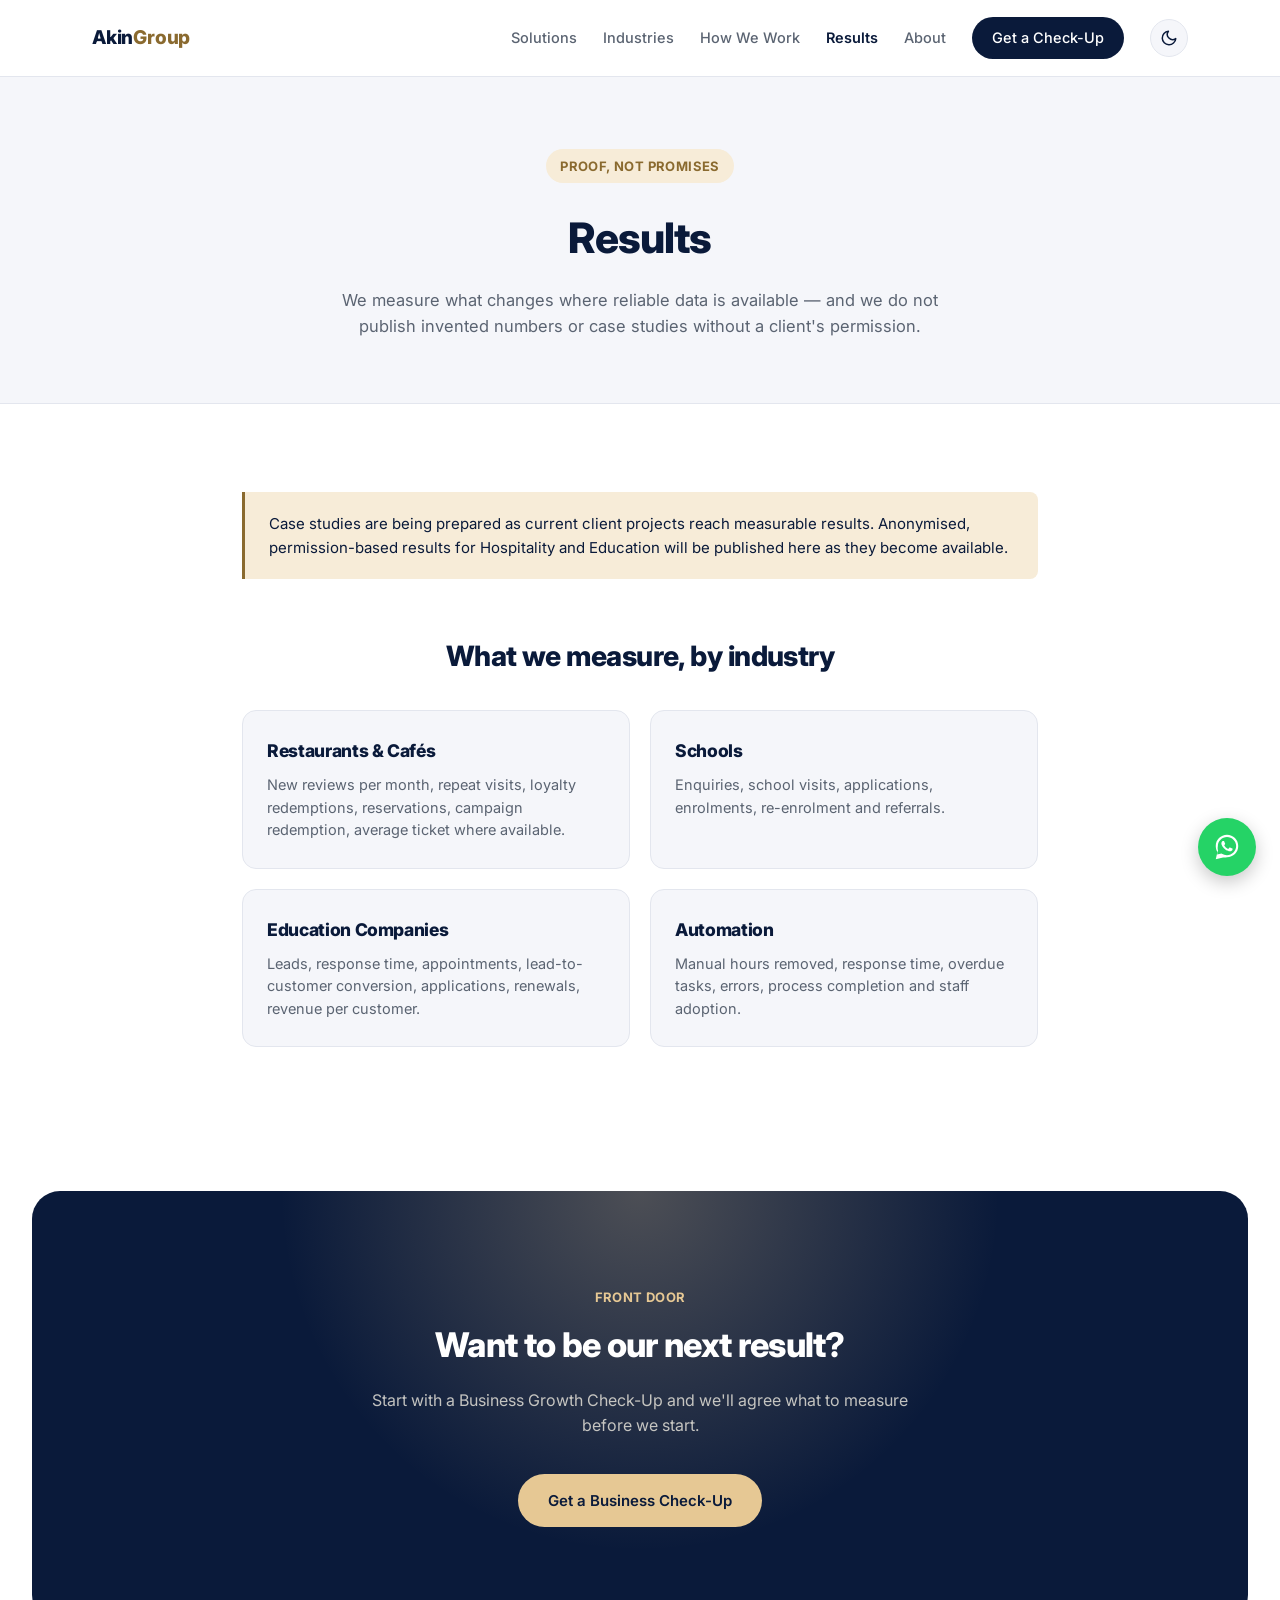
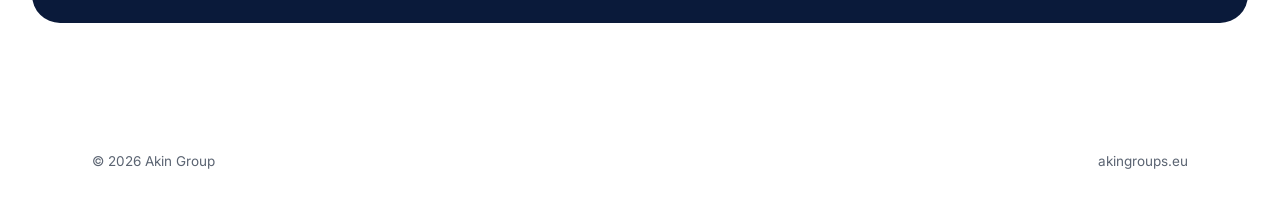
<file: site/results.html>
<!DOCTYPE html>
<html lang="en">
<head>
<script>(function(){try{var t=localStorage.getItem('akin-theme');if(!t){t=window.matchMedia('(prefers-color-scheme: dark)').matches?'dark':'light';}document.documentElement.setAttribute('data-theme',t);}catch(e){}})();</script>
<meta charset="UTF-8">
<meta name="viewport" content="width=device-width, initial-scale=1.0">
<title>Results | Akin Group</title>
<meta name="description" content="How Akin Group measures results for hospitality and education clients.">
<link rel="canonical" href="https://akingroups.eu/results.html">
<meta property="og:type" content="website">
<meta property="og:site_name" content="Akin Group">
<meta property="og:title" content="Results | Akin Group">
<meta property="og:description" content="How Akin Group measures results for hospitality and education clients.">
<meta property="og:url" content="https://akingroups.eu/results.html">
<meta property="og:image" content="https://akingroups.eu/assets/images/results.jpg">
<meta name="twitter:card" content="summary_large_image">
<meta name="twitter:title" content="Results | Akin Group">
<meta name="twitter:description" content="How Akin Group measures results for hospitality and education clients.">
<meta name="twitter:image" content="https://akingroups.eu/assets/images/results.jpg">
<link rel="icon" href="favicon.svg" type="image/svg+xml">
<link rel="stylesheet" href="styles.css">
</head>
<body>

<header class="site-header">
  <div class="container header-inner">
    <a href="index.html" class="logo">Akin<span>Group</span></a>
    <nav class="nav">
      <a href="solutions.html">Solutions</a>
      <a href="industries.html">Industries</a>
      <a href="how-we-work.html">How We Work</a>
      <a href="results.html">Results</a>
      <a href="about.html">About</a>
      <a href="contact.html" class="nav-cta">Get a Check-Up</a>
      <button class="theme-toggle" type="button" aria-label="Toggle dark mode">
        <svg class="icon-moon" viewBox="0 0 24 24" fill="none" stroke="currentColor" stroke-width="2" stroke-linecap="round" stroke-linejoin="round"><path d="M21 12.79A9 9 0 1 1 11.21 3 7 7 0 0 0 21 12.79Z"/></svg>
        <svg class="icon-sun" viewBox="0 0 24 24" fill="none" stroke="currentColor" stroke-width="2" stroke-linecap="round" stroke-linejoin="round"><circle cx="12" cy="12" r="4"/><path d="M12 2v2M12 20v2M4.93 4.93l1.41 1.41M17.66 17.66l1.41 1.41M2 12h2M20 12h2M6.34 17.66l-1.41 1.41M19.07 4.93l-1.41 1.41"/></svg>
      </button>
    </nav>
  </div>
</header>

<main>

  <section class="page-hero">
    <div class="container">
      <span class="eyebrow">Proof, Not Promises</span>
      <h1>Results</h1>
      <p class="page-hero-sub">We measure what changes where reliable data is available &mdash; and we do not publish invented numbers or case studies without a client's permission.</p>
    </div>
  </section>

  <section class="content-section">
    <div class="container narrow">
      <p class="placeholder-note">Case studies are being prepared as current client projects reach measurable results. Anonymised, permission-based results for Hospitality and Education will be published here as they become available.</p>

      <h2 class="content-h2">What we measure, by industry</h2>

      <div class="measure-grid">
        <div class="measure-card">
          <h3>Restaurants &amp; Cafés</h3>
          <p>New reviews per month, repeat visits, loyalty redemptions, reservations, campaign redemption, average ticket where available.</p>
        </div>
        <div class="measure-card">
          <h3>Schools</h3>
          <p>Enquiries, school visits, applications, enrolments, re-enrolment and referrals.</p>
        </div>
        <div class="measure-card">
          <h3>Education Companies</h3>
          <p>Leads, response time, appointments, lead-to-customer conversion, applications, renewals, revenue per customer.</p>
        </div>
        <div class="measure-card">
          <h3>Automation</h3>
          <p>Manual hours removed, response time, overdue tasks, errors, process completion and staff adoption.</p>
        </div>
      </div>
    </div>
  </section>

  <section class="cta-section">
    <div class="container">
      <p class="section-label">Front Door</p>
      <h2>Want to be our next result?</h2>
      <p class="cta-sub">Start with a Business Growth Check-Up and we'll agree what to measure before we start.</p>
      <a href="contact.html" class="btn btn-primary">Get a Business Check-Up</a>
    </div>
  </section>

</main>

<footer class="site-footer">
  <div class="container">
    <span>&copy; 2026 Akin Group</span>
    <span>akingroups.eu</span>
  </div>
</footer>

<a href="https://wa.me/447909946215" class="whatsapp-float" target="_blank" rel="noopener" aria-label="Chat on WhatsApp">
  <svg viewBox="0 0 32 32" fill="white" xmlns="http://www.w3.org/2000/svg"><path d="M16.001 3C9.373 3 4 8.373 4 15c0 2.34.652 4.527 1.785 6.393L4 29l7.81-1.75A11.94 11.94 0 0 0 16.001 27C22.629 27 28 21.627 28 15S22.629 3 16.001 3zm0 21.75c-1.97 0-3.87-.53-5.52-1.53l-.395-.235-4.633 1.038 1.06-4.512-.257-.41A9.71 9.71 0 0 1 6.25 15c0-5.376 4.375-9.75 9.751-9.75S25.75 9.624 25.75 15 21.377 24.75 16.001 24.75zm5.36-7.29c-.294-.147-1.74-.858-2.01-.956-.27-.098-.467-.147-.664.147-.196.294-.76.956-.933 1.152-.172.196-.343.221-.637.074-.294-.147-1.242-.458-2.366-1.462-.875-.78-1.466-1.744-1.638-2.038-.172-.294-.018-.453.13-.6.133-.132.294-.343.441-.515.147-.172.196-.294.294-.49.098-.196.049-.368-.024-.515-.074-.147-.664-1.6-.91-2.192-.24-.577-.484-.5-.664-.51-.172-.008-.368-.01-.564-.01-.196 0-.515.074-.784.368-.27.294-1.03 1.006-1.03 2.453 0 1.447 1.054 2.845 1.2 3.04.147.196 2.075 3.168 5.028 4.442.703.303 1.251.484 1.679.62.705.224 1.347.192 1.854.117.566-.085 1.74-.712 1.985-1.4.245-.688.245-1.278.172-1.4-.073-.122-.27-.196-.564-.343z"/></svg>
</a>
<script src="site.js" defer></script>
</body>
</html>
</file>
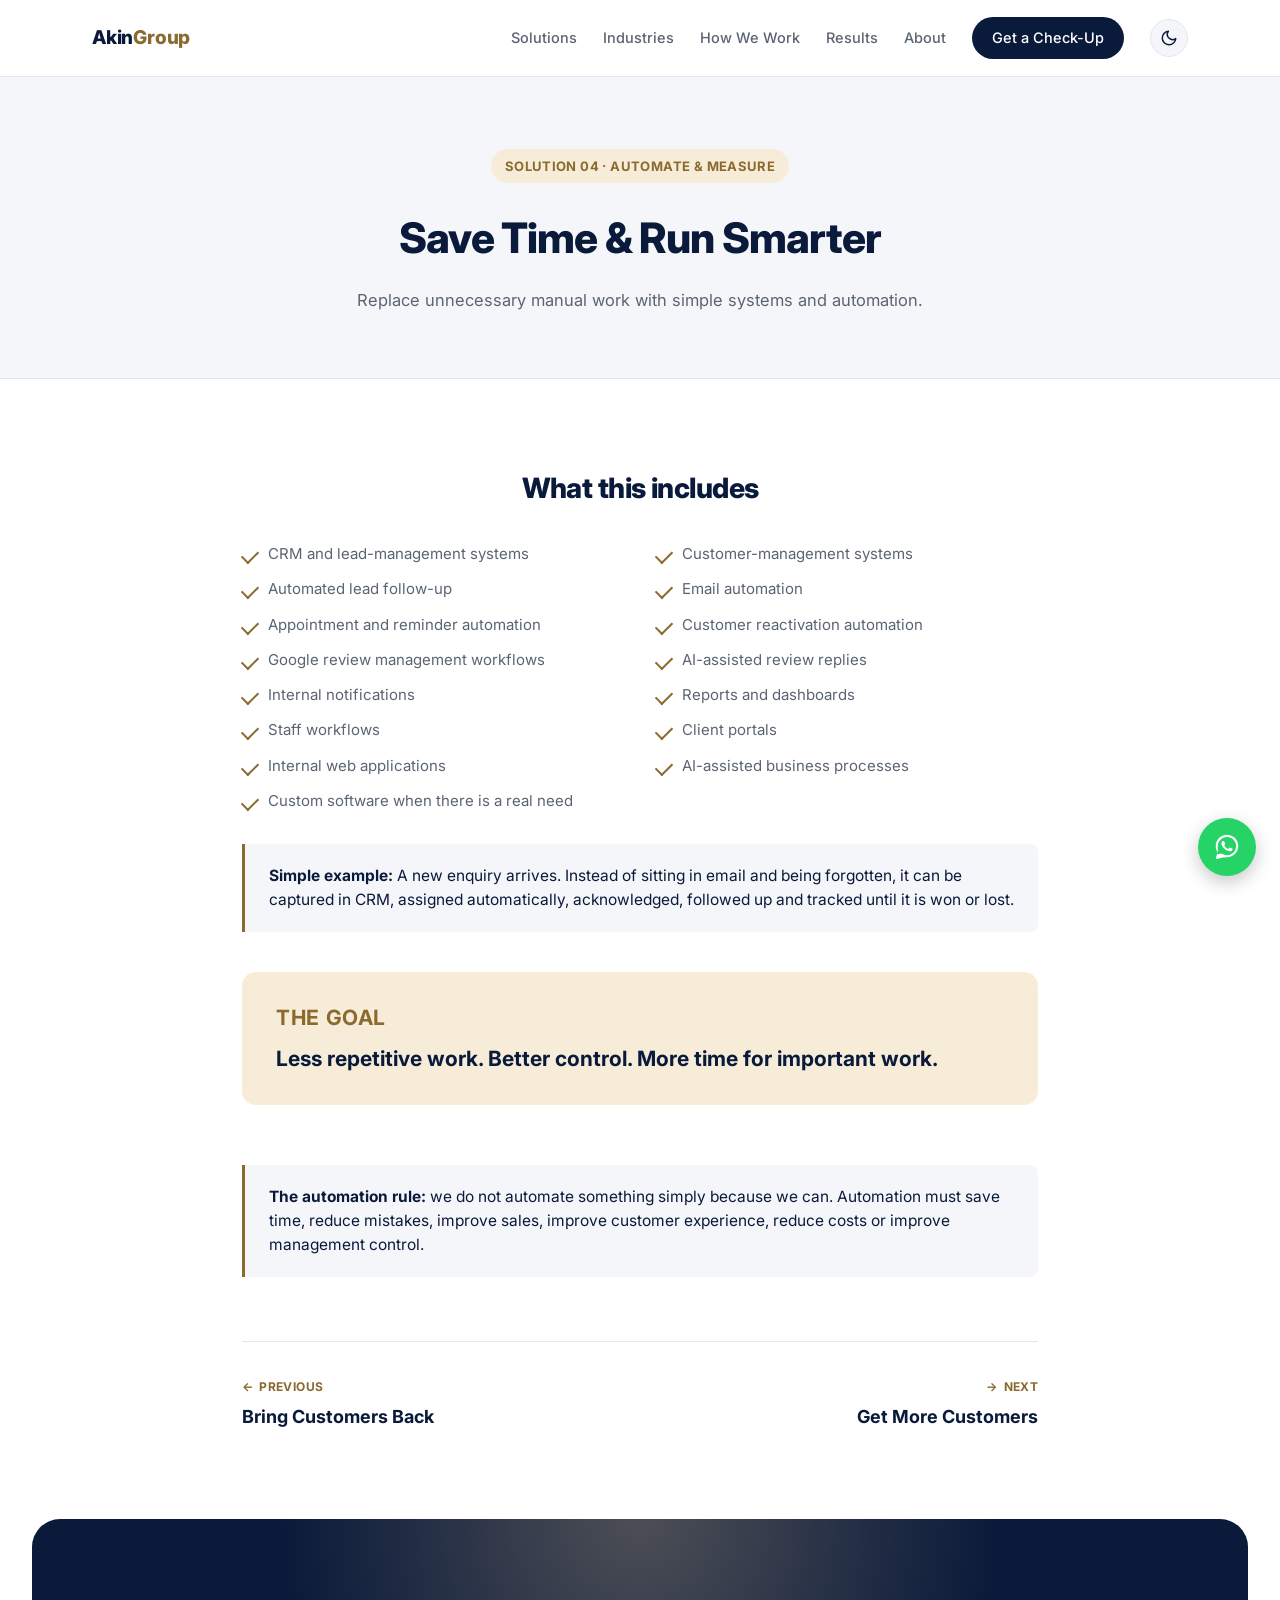
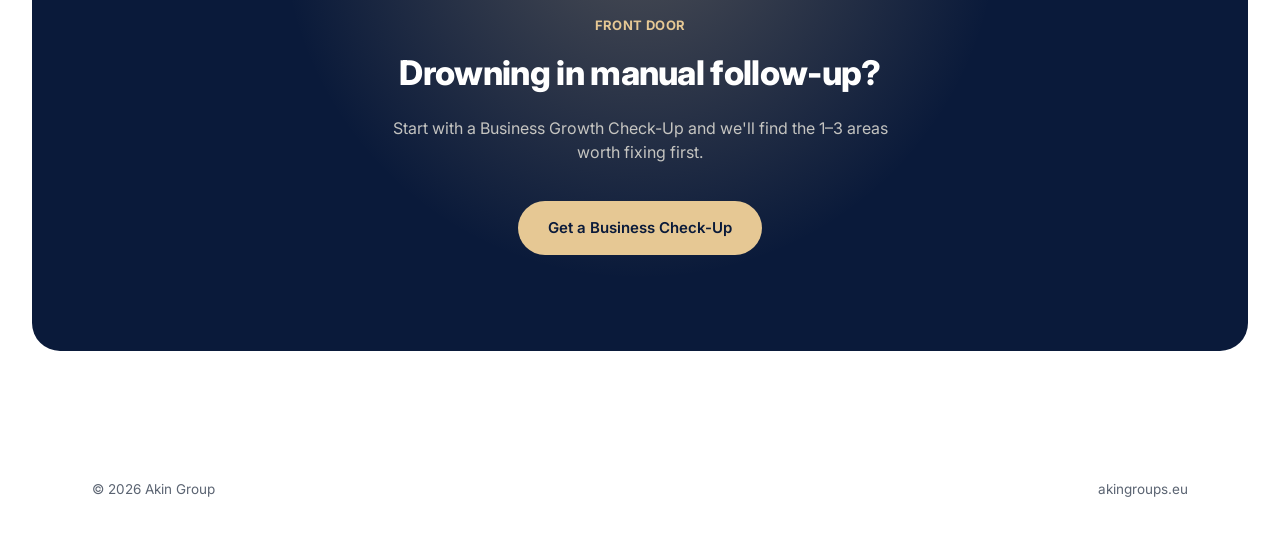
<file: site/solutions-automation.html>
<!DOCTYPE html>
<html lang="en">
<head>
<script>(function(){try{var t=localStorage.getItem('akin-theme');if(!t){t=window.matchMedia('(prefers-color-scheme: dark)').matches?'dark':'light';}document.documentElement.setAttribute('data-theme',t);}catch(e){}})();</script>
<meta charset="UTF-8">
<meta name="viewport" content="width=device-width, initial-scale=1.0">
<title>Save Time &amp; Run Smarter | Akin Group</title>
<meta name="description" content="Replace unnecessary manual work with simple systems and automation.">
<link rel="canonical" href="https://akingroups.eu/solutions-automation.html">
<meta property="og:type" content="website">
<meta property="og:site_name" content="Akin Group">
<meta property="og:title" content="Save Time &amp; Run Smarter | Akin Group">
<meta property="og:description" content="Replace unnecessary manual work with simple systems and automation.">
<meta property="og:url" content="https://akingroups.eu/solutions-automation.html">
<meta property="og:image" content="https://akingroups.eu/assets/images/solution-automate.jpg">
<meta name="twitter:card" content="summary_large_image">
<meta name="twitter:title" content="Save Time &amp; Run Smarter | Akin Group">
<meta name="twitter:description" content="Replace unnecessary manual work with simple systems and automation.">
<meta name="twitter:image" content="https://akingroups.eu/assets/images/solution-automate.jpg">
<link rel="icon" href="favicon.svg" type="image/svg+xml">
<link rel="stylesheet" href="styles.css">
</head>
<body>

<header class="site-header">
  <div class="container header-inner">
    <a href="index.html" class="logo">Akin<span>Group</span></a>
    <nav class="nav">
      <a href="solutions.html">Solutions</a>
      <a href="industries.html">Industries</a>
      <a href="how-we-work.html">How We Work</a>
      <a href="results.html">Results</a>
      <a href="about.html">About</a>
      <a href="contact.html" class="nav-cta">Get a Check-Up</a>
      <button class="theme-toggle" type="button" aria-label="Toggle dark mode">
        <svg class="icon-moon" viewBox="0 0 24 24" fill="none" stroke="currentColor" stroke-width="2" stroke-linecap="round" stroke-linejoin="round"><path d="M21 12.79A9 9 0 1 1 11.21 3 7 7 0 0 0 21 12.79Z"/></svg>
        <svg class="icon-sun" viewBox="0 0 24 24" fill="none" stroke="currentColor" stroke-width="2" stroke-linecap="round" stroke-linejoin="round"><circle cx="12" cy="12" r="4"/><path d="M12 2v2M12 20v2M4.93 4.93l1.41 1.41M17.66 17.66l1.41 1.41M2 12h2M20 12h2M6.34 17.66l-1.41 1.41M19.07 4.93l-1.41 1.41"/></svg>
      </button>
    </nav>
  </div>
</header>

<main>

  <section class="page-hero">
    <div class="container">
      <span class="eyebrow">Solution 04 &middot; Automate &amp; Measure</span>
      <h1>Save Time &amp; Run Smarter</h1>
      <p class="page-hero-sub">Replace unnecessary manual work with simple systems and automation.</p>
    </div>
  </section>

  <section class="content-section">
    <div class="container narrow">
      <h2 class="content-h2">What this includes</h2>
      <ul class="two-col-list">
        <li>CRM and lead-management systems</li>
        <li>Customer-management systems</li>
        <li>Automated lead follow-up</li>
        <li>Email automation</li>
        <li>Appointment and reminder automation</li>
        <li>Customer reactivation automation</li>
        <li>Google review management workflows</li>
        <li>AI-assisted review replies</li>
        <li>Internal notifications</li>
        <li>Reports and dashboards</li>
        <li>Staff workflows</li>
        <li>Client portals</li>
        <li>Internal web applications</li>
        <li>AI-assisted business processes</li>
        <li>Custom software when there is a real need</li>
      </ul>

      <p class="positioning-note" style="margin-top:32px;"><strong>Simple example:</strong> A new enquiry arrives. Instead of sitting in email and being forgotten, it can be captured in CRM, assigned automatically, acknowledged, followed up and tracked until it is won or lost.</p>

      <div class="goal-box">
        <p class="section-label">The Goal</p>
        <p>Less repetitive work. Better control. More time for important work.</p>
      </div>

      <p class="positioning-note"><strong>The automation rule:</strong> we do not automate something simply because we can. Automation must save time, reduce mistakes, improve sales, improve customer experience, reduce costs or improve management control.</p>

      <nav class="pager">
        <a class="pager-link pager-prev" href="solutions-bring-customers-back.html">
          <span class="pager-label"><span class="pager-arrow">&larr;</span> Previous</span>
          <span class="pager-title">Bring Customers Back</span>
        </a>
        <a class="pager-link pager-next" href="solutions-get-more-customers.html">
          <span class="pager-label">Next <span class="pager-arrow">&rarr;</span></span>
          <span class="pager-title">Get More Customers</span>
        </a>
      </nav>
    </div>
  </section>

  <section class="cta-section">
    <div class="container">
      <p class="section-label">Front Door</p>
      <h2>Drowning in manual follow-up?</h2>
      <p class="cta-sub">Start with a Business Growth Check-Up and we'll find the 1&ndash;3 areas worth fixing first.</p>
      <a href="contact.html" class="btn btn-primary">Get a Business Check-Up</a>
    </div>
  </section>

</main>

<footer class="site-footer">
  <div class="container">
    <span>&copy; 2026 Akin Group</span>
    <span>akingroups.eu</span>
  </div>
</footer>

<a href="https://wa.me/447909946215" class="whatsapp-float" target="_blank" rel="noopener" aria-label="Chat on WhatsApp">
  <svg viewBox="0 0 32 32" fill="white" xmlns="http://www.w3.org/2000/svg"><path d="M16.001 3C9.373 3 4 8.373 4 15c0 2.34.652 4.527 1.785 6.393L4 29l7.81-1.75A11.94 11.94 0 0 0 16.001 27C22.629 27 28 21.627 28 15S22.629 3 16.001 3zm0 21.75c-1.97 0-3.87-.53-5.52-1.53l-.395-.235-4.633 1.038 1.06-4.512-.257-.41A9.71 9.71 0 0 1 6.25 15c0-5.376 4.375-9.75 9.751-9.75S25.75 9.624 25.75 15 21.377 24.75 16.001 24.75zm5.36-7.29c-.294-.147-1.74-.858-2.01-.956-.27-.098-.467-.147-.664.147-.196.294-.76.956-.933 1.152-.172.196-.343.221-.637.074-.294-.147-1.242-.458-2.366-1.462-.875-.78-1.466-1.744-1.638-2.038-.172-.294-.018-.453.13-.6.133-.132.294-.343.441-.515.147-.172.196-.294.294-.49.098-.196.049-.368-.024-.515-.074-.147-.664-1.6-.91-2.192-.24-.577-.484-.5-.664-.51-.172-.008-.368-.01-.564-.01-.196 0-.515.074-.784.368-.27.294-1.03 1.006-1.03 2.453 0 1.447 1.054 2.845 1.2 3.04.147.196 2.075 3.168 5.028 4.442.703.303 1.251.484 1.679.62.705.224 1.347.192 1.854.117.566-.085 1.74-.712 1.985-1.4.245-.688.245-1.278.172-1.4-.073-.122-.27-.196-.564-.343z"/></svg>
</a>
<script src="site.js" defer></script>
</body>
</html>
</file>
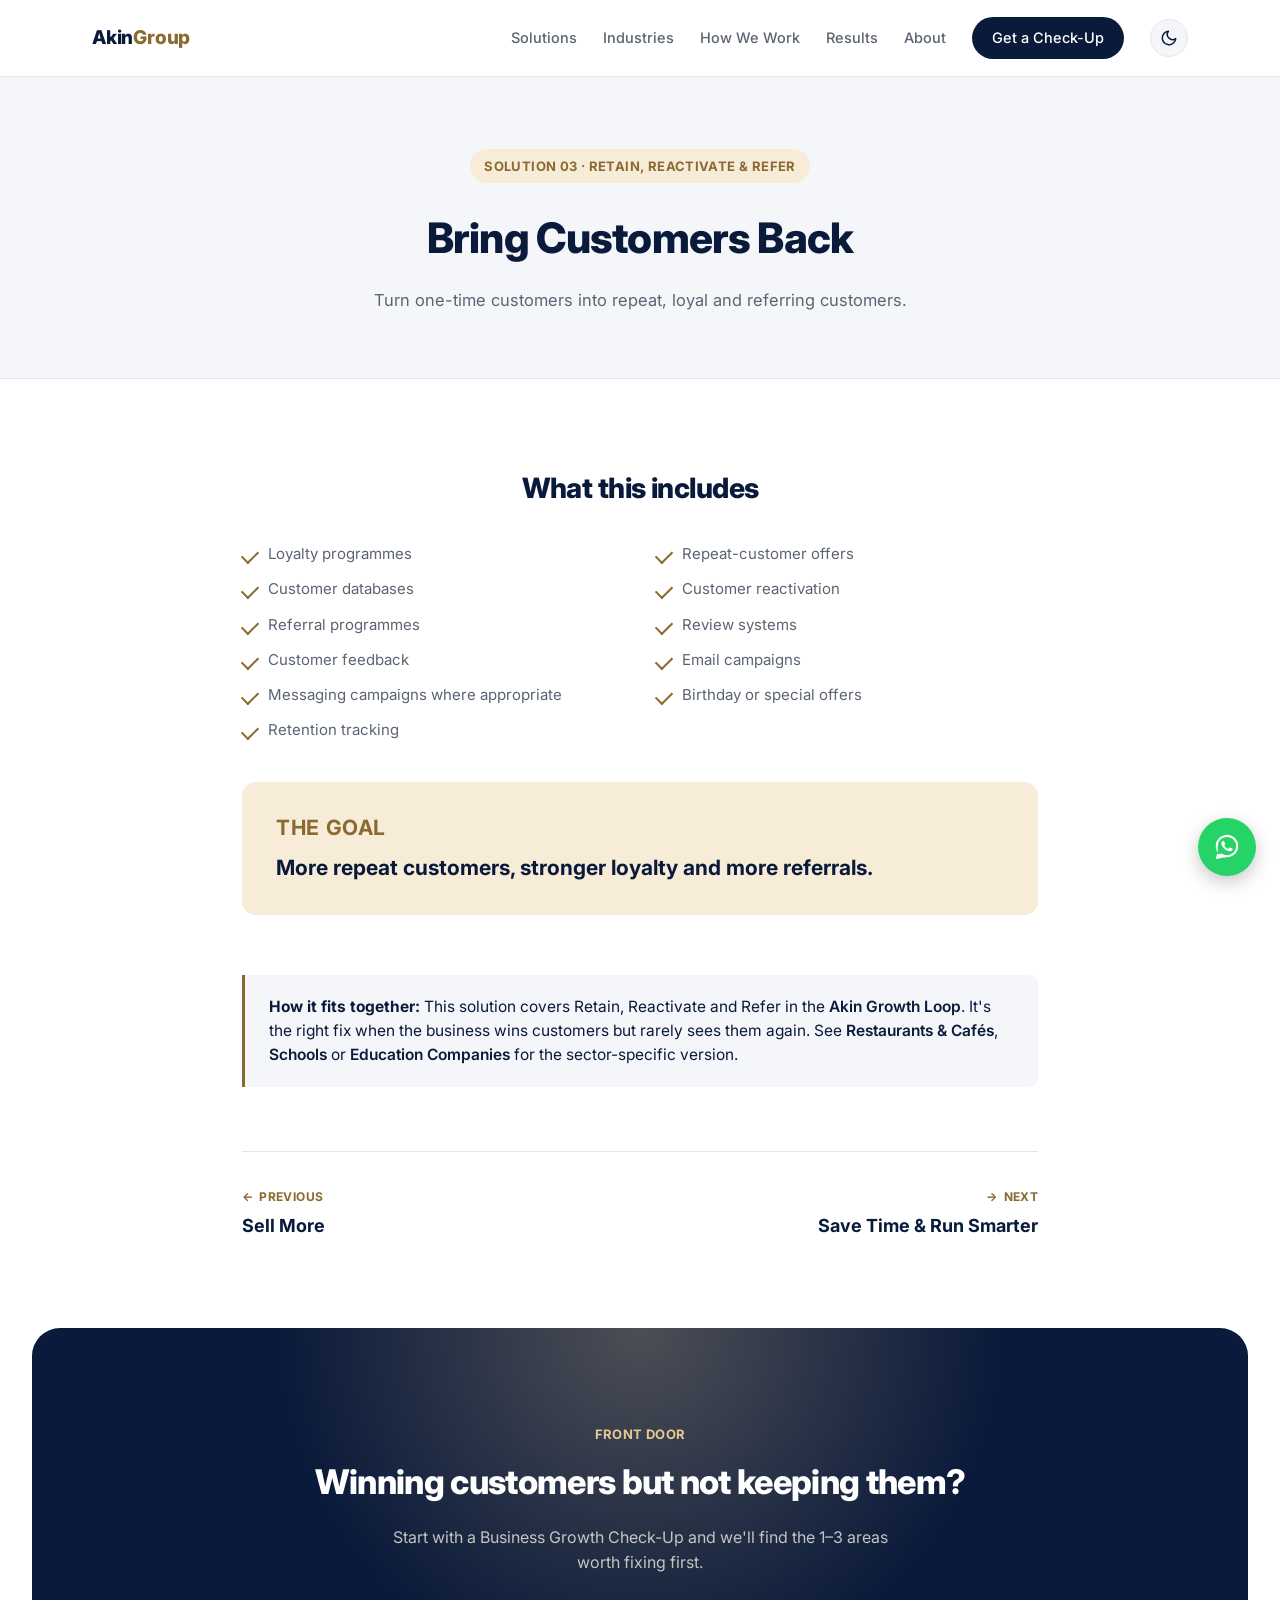
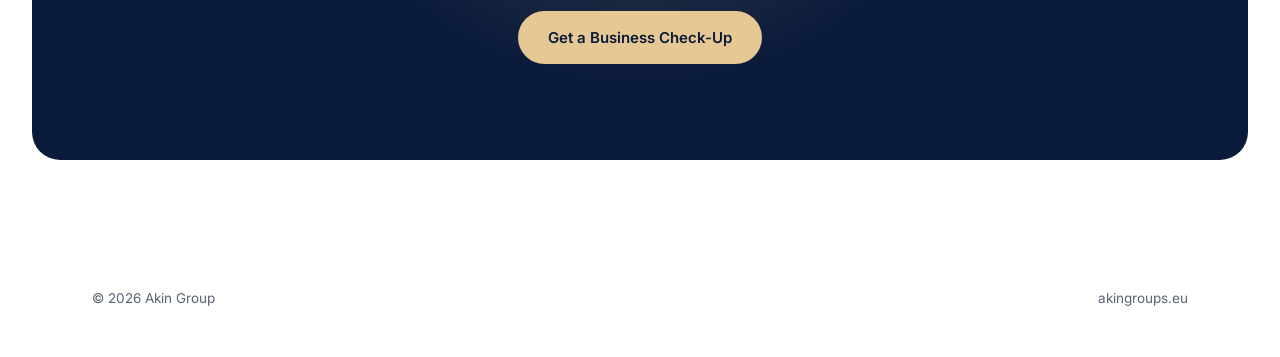
<file: site/solutions-bring-customers-back.html>
<!DOCTYPE html>
<html lang="en">
<head>
<script>(function(){try{var t=localStorage.getItem('akin-theme');if(!t){t=window.matchMedia('(prefers-color-scheme: dark)').matches?'dark':'light';}document.documentElement.setAttribute('data-theme',t);}catch(e){}})();</script>
<meta charset="UTF-8">
<meta name="viewport" content="width=device-width, initial-scale=1.0">
<title>Bring Customers Back | Akin Group</title>
<meta name="description" content="Turn one-time customers into repeat, loyal and referring customers.">
<link rel="canonical" href="https://akingroups.eu/solutions-bring-customers-back.html">
<meta property="og:type" content="website">
<meta property="og:site_name" content="Akin Group">
<meta property="og:title" content="Bring Customers Back | Akin Group">
<meta property="og:description" content="Turn one-time customers into repeat, loyal and referring customers.">
<meta property="og:url" content="https://akingroups.eu/solutions-bring-customers-back.html">
<meta property="og:image" content="https://akingroups.eu/assets/images/solution-retain.jpg">
<meta name="twitter:card" content="summary_large_image">
<meta name="twitter:title" content="Bring Customers Back | Akin Group">
<meta name="twitter:description" content="Turn one-time customers into repeat, loyal and referring customers.">
<meta name="twitter:image" content="https://akingroups.eu/assets/images/solution-retain.jpg">
<link rel="icon" href="favicon.svg" type="image/svg+xml">
<link rel="stylesheet" href="styles.css">
</head>
<body>

<header class="site-header">
  <div class="container header-inner">
    <a href="index.html" class="logo">Akin<span>Group</span></a>
    <nav class="nav">
      <a href="solutions.html">Solutions</a>
      <a href="industries.html">Industries</a>
      <a href="how-we-work.html">How We Work</a>
      <a href="results.html">Results</a>
      <a href="about.html">About</a>
      <a href="contact.html" class="nav-cta">Get a Check-Up</a>
      <button class="theme-toggle" type="button" aria-label="Toggle dark mode">
        <svg class="icon-moon" viewBox="0 0 24 24" fill="none" stroke="currentColor" stroke-width="2" stroke-linecap="round" stroke-linejoin="round"><path d="M21 12.79A9 9 0 1 1 11.21 3 7 7 0 0 0 21 12.79Z"/></svg>
        <svg class="icon-sun" viewBox="0 0 24 24" fill="none" stroke="currentColor" stroke-width="2" stroke-linecap="round" stroke-linejoin="round"><circle cx="12" cy="12" r="4"/><path d="M12 2v2M12 20v2M4.93 4.93l1.41 1.41M17.66 17.66l1.41 1.41M2 12h2M20 12h2M6.34 17.66l-1.41 1.41M19.07 4.93l-1.41 1.41"/></svg>
      </button>
    </nav>
  </div>
</header>

<main>

  <section class="page-hero">
    <div class="container">
      <span class="eyebrow">Solution 03 &middot; Retain, Reactivate &amp; Refer</span>
      <h1>Bring Customers Back</h1>
      <p class="page-hero-sub">Turn one-time customers into repeat, loyal and referring customers.</p>
    </div>
  </section>

  <section class="content-section">
    <div class="container narrow">
      <h2 class="content-h2">What this includes</h2>
      <ul class="two-col-list">
        <li>Loyalty programmes</li>
        <li>Repeat-customer offers</li>
        <li>Customer databases</li>
        <li>Customer reactivation</li>
        <li>Referral programmes</li>
        <li>Review systems</li>
        <li>Customer feedback</li>
        <li>Email campaigns</li>
        <li>Messaging campaigns where appropriate</li>
        <li>Birthday or special offers</li>
        <li>Retention tracking</li>
      </ul>

      <div class="goal-box">
        <p class="section-label">The Goal</p>
        <p>More repeat customers, stronger loyalty and more referrals.</p>
      </div>

      <p class="positioning-note"><strong>How it fits together:</strong> This solution covers Retain, Reactivate and Refer in the <a href="index.html#growth-loop" style="color:var(--accent-dark); font-weight:600;">Akin Growth Loop</a>. It's the right fix when the business wins customers but rarely sees them again. See <a href="industries-restaurants-cafes.html" style="color:var(--accent-dark); font-weight:600;">Restaurants &amp; Cafés</a>, <a href="industries-schools.html" style="color:var(--accent-dark); font-weight:600;">Schools</a> or <a href="industries-education-companies.html" style="color:var(--accent-dark); font-weight:600;">Education Companies</a> for the sector-specific version.</p>

      <nav class="pager">
        <a class="pager-link pager-prev" href="solutions-sell-more.html">
          <span class="pager-label"><span class="pager-arrow">&larr;</span> Previous</span>
          <span class="pager-title">Sell More</span>
        </a>
        <a class="pager-link pager-next" href="solutions-automation.html">
          <span class="pager-label">Next <span class="pager-arrow">&rarr;</span></span>
          <span class="pager-title">Save Time &amp; Run Smarter</span>
        </a>
      </nav>
    </div>
  </section>

  <section class="cta-section">
    <div class="container">
      <p class="section-label">Front Door</p>
      <h2>Winning customers but not keeping them?</h2>
      <p class="cta-sub">Start with a Business Growth Check-Up and we'll find the 1&ndash;3 areas worth fixing first.</p>
      <a href="contact.html" class="btn btn-primary">Get a Business Check-Up</a>
    </div>
  </section>

</main>

<footer class="site-footer">
  <div class="container">
    <span>&copy; 2026 Akin Group</span>
    <span>akingroups.eu</span>
  </div>
</footer>

<a href="https://wa.me/447909946215" class="whatsapp-float" target="_blank" rel="noopener" aria-label="Chat on WhatsApp">
  <svg viewBox="0 0 32 32" fill="white" xmlns="http://www.w3.org/2000/svg"><path d="M16.001 3C9.373 3 4 8.373 4 15c0 2.34.652 4.527 1.785 6.393L4 29l7.81-1.75A11.94 11.94 0 0 0 16.001 27C22.629 27 28 21.627 28 15S22.629 3 16.001 3zm0 21.75c-1.97 0-3.87-.53-5.52-1.53l-.395-.235-4.633 1.038 1.06-4.512-.257-.41A9.71 9.71 0 0 1 6.25 15c0-5.376 4.375-9.75 9.751-9.75S25.75 9.624 25.75 15 21.377 24.75 16.001 24.75zm5.36-7.29c-.294-.147-1.74-.858-2.01-.956-.27-.098-.467-.147-.664.147-.196.294-.76.956-.933 1.152-.172.196-.343.221-.637.074-.294-.147-1.242-.458-2.366-1.462-.875-.78-1.466-1.744-1.638-2.038-.172-.294-.018-.453.13-.6.133-.132.294-.343.441-.515.147-.172.196-.294.294-.49.098-.196.049-.368-.024-.515-.074-.147-.664-1.6-.91-2.192-.24-.577-.484-.5-.664-.51-.172-.008-.368-.01-.564-.01-.196 0-.515.074-.784.368-.27.294-1.03 1.006-1.03 2.453 0 1.447 1.054 2.845 1.2 3.04.147.196 2.075 3.168 5.028 4.442.703.303 1.251.484 1.679.62.705.224 1.347.192 1.854.117.566-.085 1.74-.712 1.985-1.4.245-.688.245-1.278.172-1.4-.073-.122-.27-.196-.564-.343z"/></svg>
</a>
<script src="site.js" defer></script>
</body>
</html>
</file>
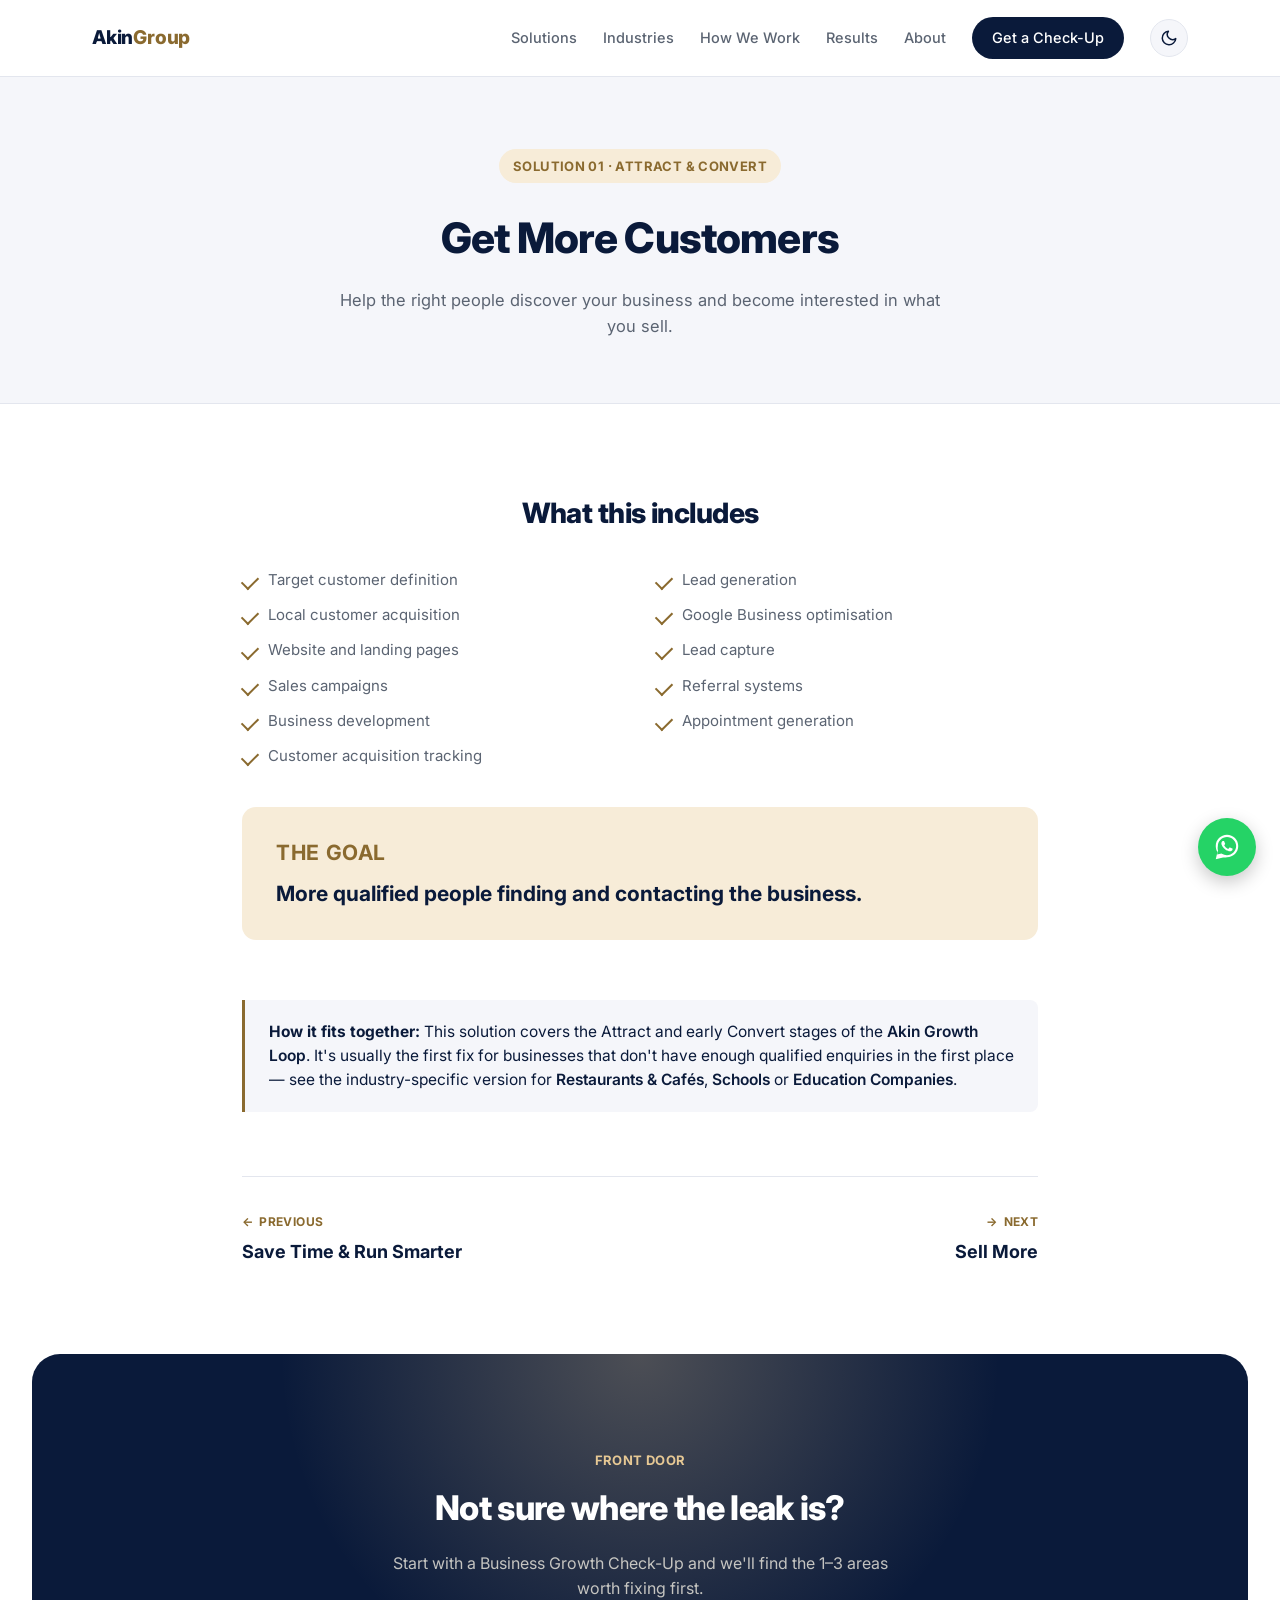
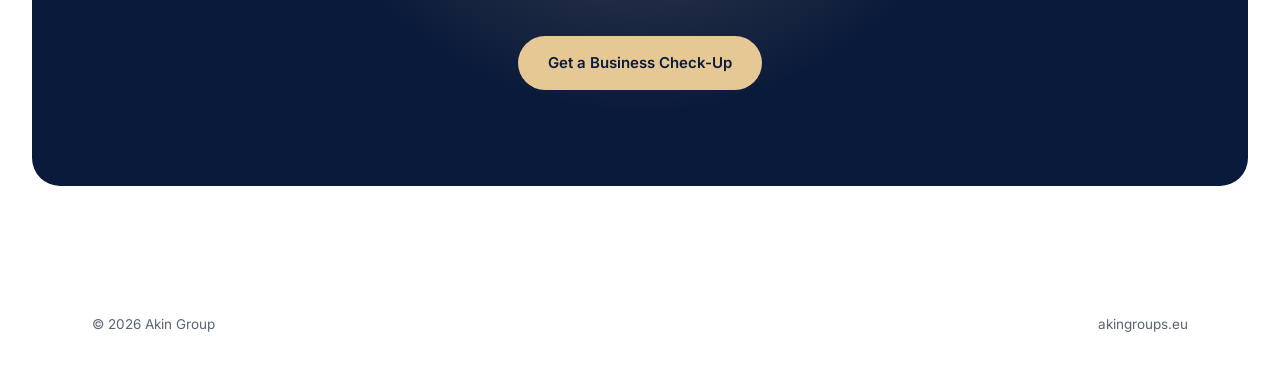
<file: site/solutions-get-more-customers.html>
<!DOCTYPE html>
<html lang="en">
<head>
<script>(function(){try{var t=localStorage.getItem('akin-theme');if(!t){t=window.matchMedia('(prefers-color-scheme: dark)').matches?'dark':'light';}document.documentElement.setAttribute('data-theme',t);}catch(e){}})();</script>
<meta charset="UTF-8">
<meta name="viewport" content="width=device-width, initial-scale=1.0">
<title>Get More Customers | Akin Group</title>
<meta name="description" content="Help the right people discover your business and become interested in what you sell.">
<link rel="canonical" href="https://akingroups.eu/solutions-get-more-customers.html">
<meta property="og:type" content="website">
<meta property="og:site_name" content="Akin Group">
<meta property="og:title" content="Get More Customers | Akin Group">
<meta property="og:description" content="Help the right people discover your business and become interested in what you sell.">
<meta property="og:url" content="https://akingroups.eu/solutions-get-more-customers.html">
<meta property="og:image" content="https://akingroups.eu/assets/images/solution-leads.jpg">
<meta name="twitter:card" content="summary_large_image">
<meta name="twitter:title" content="Get More Customers | Akin Group">
<meta name="twitter:description" content="Help the right people discover your business and become interested in what you sell.">
<meta name="twitter:image" content="https://akingroups.eu/assets/images/solution-leads.jpg">
<link rel="icon" href="favicon.svg" type="image/svg+xml">
<link rel="stylesheet" href="styles.css">
</head>
<body>

<header class="site-header">
  <div class="container header-inner">
    <a href="index.html" class="logo">Akin<span>Group</span></a>
    <nav class="nav">
      <a href="solutions.html">Solutions</a>
      <a href="industries.html">Industries</a>
      <a href="how-we-work.html">How We Work</a>
      <a href="results.html">Results</a>
      <a href="about.html">About</a>
      <a href="contact.html" class="nav-cta">Get a Check-Up</a>
      <button class="theme-toggle" type="button" aria-label="Toggle dark mode">
        <svg class="icon-moon" viewBox="0 0 24 24" fill="none" stroke="currentColor" stroke-width="2" stroke-linecap="round" stroke-linejoin="round"><path d="M21 12.79A9 9 0 1 1 11.21 3 7 7 0 0 0 21 12.79Z"/></svg>
        <svg class="icon-sun" viewBox="0 0 24 24" fill="none" stroke="currentColor" stroke-width="2" stroke-linecap="round" stroke-linejoin="round"><circle cx="12" cy="12" r="4"/><path d="M12 2v2M12 20v2M4.93 4.93l1.41 1.41M17.66 17.66l1.41 1.41M2 12h2M20 12h2M6.34 17.66l-1.41 1.41M19.07 4.93l-1.41 1.41"/></svg>
      </button>
    </nav>
  </div>
</header>

<main>

  <section class="page-hero">
    <div class="container">
      <span class="eyebrow">Solution 01 &middot; Attract &amp; Convert</span>
      <h1>Get More Customers</h1>
      <p class="page-hero-sub">Help the right people discover your business and become interested in what you sell.</p>
    </div>
  </section>

  <section class="content-section">
    <div class="container narrow">
      <h2 class="content-h2">What this includes</h2>
      <ul class="two-col-list">
        <li>Target customer definition</li>
        <li>Lead generation</li>
        <li>Local customer acquisition</li>
        <li>Google Business optimisation</li>
        <li>Website and landing pages</li>
        <li>Lead capture</li>
        <li>Sales campaigns</li>
        <li>Referral systems</li>
        <li>Business development</li>
        <li>Appointment generation</li>
        <li>Customer acquisition tracking</li>
      </ul>

      <div class="goal-box">
        <p class="section-label">The Goal</p>
        <p>More qualified people finding and contacting the business.</p>
      </div>

      <p class="positioning-note"><strong>How it fits together:</strong> This solution covers the Attract and early Convert stages of the <a href="index.html#growth-loop" style="color:var(--accent-dark); font-weight:600;">Akin Growth Loop</a>. It's usually the first fix for businesses that don't have enough qualified enquiries in the first place &mdash; see the industry-specific version for <a href="industries-restaurants-cafes.html" style="color:var(--accent-dark); font-weight:600;">Restaurants &amp; Cafés</a>, <a href="industries-schools.html" style="color:var(--accent-dark); font-weight:600;">Schools</a> or <a href="industries-education-companies.html" style="color:var(--accent-dark); font-weight:600;">Education Companies</a>.</p>

      <nav class="pager">
        <a class="pager-link pager-prev" href="solutions-automation.html">
          <span class="pager-label"><span class="pager-arrow">&larr;</span> Previous</span>
          <span class="pager-title">Save Time &amp; Run Smarter</span>
        </a>
        <a class="pager-link pager-next" href="solutions-sell-more.html">
          <span class="pager-label">Next <span class="pager-arrow">&rarr;</span></span>
          <span class="pager-title">Sell More</span>
        </a>
      </nav>
    </div>
  </section>

  <section class="cta-section">
    <div class="container">
      <p class="section-label">Front Door</p>
      <h2>Not sure where the leak is?</h2>
      <p class="cta-sub">Start with a Business Growth Check-Up and we'll find the 1&ndash;3 areas worth fixing first.</p>
      <a href="contact.html" class="btn btn-primary">Get a Business Check-Up</a>
    </div>
  </section>

</main>

<footer class="site-footer">
  <div class="container">
    <span>&copy; 2026 Akin Group</span>
    <span>akingroups.eu</span>
  </div>
</footer>

<a href="https://wa.me/447909946215" class="whatsapp-float" target="_blank" rel="noopener" aria-label="Chat on WhatsApp">
  <svg viewBox="0 0 32 32" fill="white" xmlns="http://www.w3.org/2000/svg"><path d="M16.001 3C9.373 3 4 8.373 4 15c0 2.34.652 4.527 1.785 6.393L4 29l7.81-1.75A11.94 11.94 0 0 0 16.001 27C22.629 27 28 21.627 28 15S22.629 3 16.001 3zm0 21.75c-1.97 0-3.87-.53-5.52-1.53l-.395-.235-4.633 1.038 1.06-4.512-.257-.41A9.71 9.71 0 0 1 6.25 15c0-5.376 4.375-9.75 9.751-9.75S25.75 9.624 25.75 15 21.377 24.75 16.001 24.75zm5.36-7.29c-.294-.147-1.74-.858-2.01-.956-.27-.098-.467-.147-.664.147-.196.294-.76.956-.933 1.152-.172.196-.343.221-.637.074-.294-.147-1.242-.458-2.366-1.462-.875-.78-1.466-1.744-1.638-2.038-.172-.294-.018-.453.13-.6.133-.132.294-.343.441-.515.147-.172.196-.294.294-.49.098-.196.049-.368-.024-.515-.074-.147-.664-1.6-.91-2.192-.24-.577-.484-.5-.664-.51-.172-.008-.368-.01-.564-.01-.196 0-.515.074-.784.368-.27.294-1.03 1.006-1.03 2.453 0 1.447 1.054 2.845 1.2 3.04.147.196 2.075 3.168 5.028 4.442.703.303 1.251.484 1.679.62.705.224 1.347.192 1.854.117.566-.085 1.74-.712 1.985-1.4.245-.688.245-1.278.172-1.4-.073-.122-.27-.196-.564-.343z"/></svg>
</a>
<script src="site.js" defer></script>
</body>
</html>
</file>
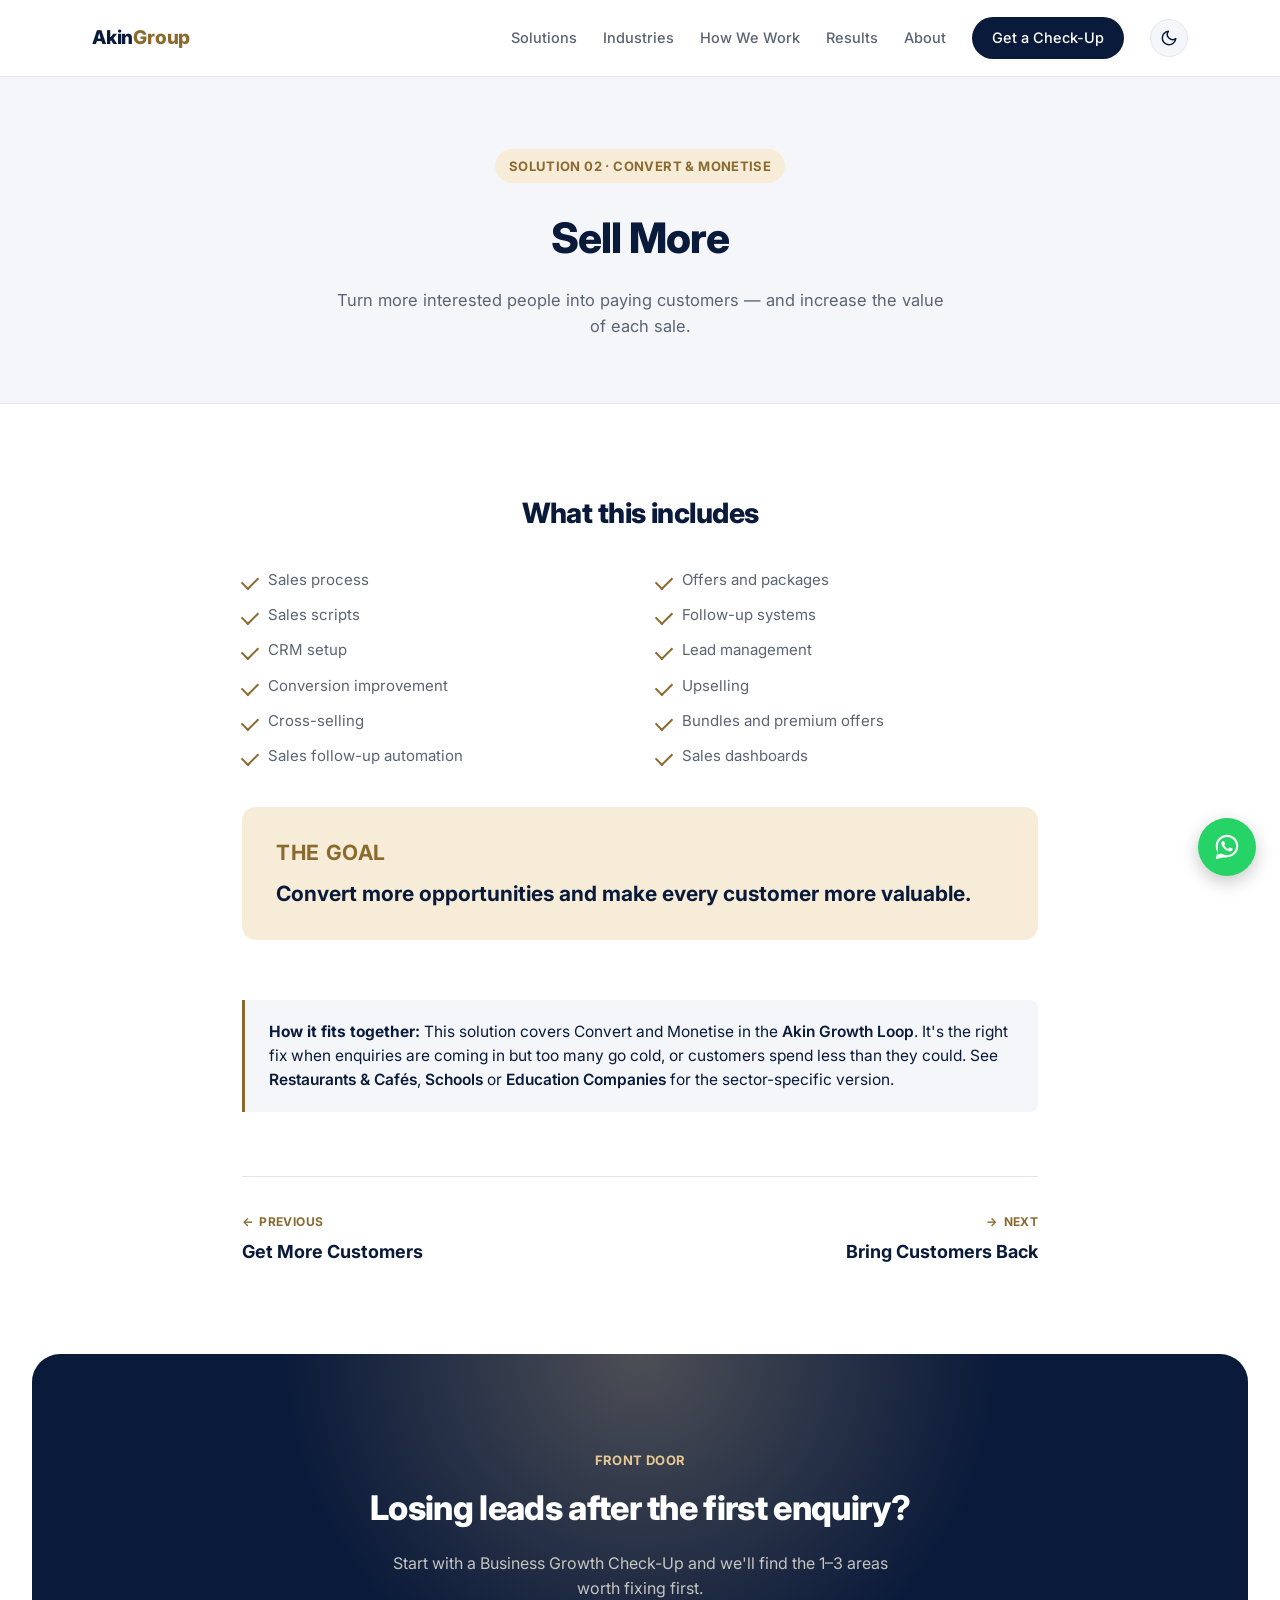
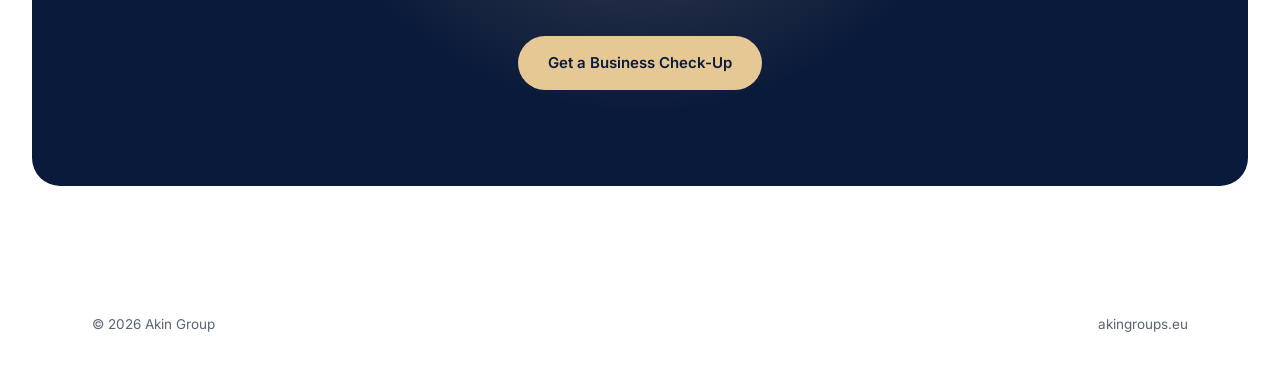
<file: site/solutions-sell-more.html>
<!DOCTYPE html>
<html lang="en">
<head>
<script>(function(){try{var t=localStorage.getItem('akin-theme');if(!t){t=window.matchMedia('(prefers-color-scheme: dark)').matches?'dark':'light';}document.documentElement.setAttribute('data-theme',t);}catch(e){}})();</script>
<meta charset="UTF-8">
<meta name="viewport" content="width=device-width, initial-scale=1.0">
<title>Sell More | Akin Group</title>
<meta name="description" content="Turn more interested people into paying customers - and increase the value of each sale.">
<link rel="canonical" href="https://akingroups.eu/solutions-sell-more.html">
<meta property="og:type" content="website">
<meta property="og:site_name" content="Akin Group">
<meta property="og:title" content="Sell More | Akin Group">
<meta property="og:description" content="Turn more interested people into paying customers - and increase the value of each sale.">
<meta property="og:url" content="https://akingroups.eu/solutions-sell-more.html">
<meta property="og:image" content="https://akingroups.eu/assets/images/solution-sell.jpg">
<meta name="twitter:card" content="summary_large_image">
<meta name="twitter:title" content="Sell More | Akin Group">
<meta name="twitter:description" content="Turn more interested people into paying customers - and increase the value of each sale.">
<meta name="twitter:image" content="https://akingroups.eu/assets/images/solution-sell.jpg">
<link rel="icon" href="favicon.svg" type="image/svg+xml">
<link rel="stylesheet" href="styles.css">
</head>
<body>

<header class="site-header">
  <div class="container header-inner">
    <a href="index.html" class="logo">Akin<span>Group</span></a>
    <nav class="nav">
      <a href="solutions.html">Solutions</a>
      <a href="industries.html">Industries</a>
      <a href="how-we-work.html">How We Work</a>
      <a href="results.html">Results</a>
      <a href="about.html">About</a>
      <a href="contact.html" class="nav-cta">Get a Check-Up</a>
      <button class="theme-toggle" type="button" aria-label="Toggle dark mode">
        <svg class="icon-moon" viewBox="0 0 24 24" fill="none" stroke="currentColor" stroke-width="2" stroke-linecap="round" stroke-linejoin="round"><path d="M21 12.79A9 9 0 1 1 11.21 3 7 7 0 0 0 21 12.79Z"/></svg>
        <svg class="icon-sun" viewBox="0 0 24 24" fill="none" stroke="currentColor" stroke-width="2" stroke-linecap="round" stroke-linejoin="round"><circle cx="12" cy="12" r="4"/><path d="M12 2v2M12 20v2M4.93 4.93l1.41 1.41M17.66 17.66l1.41 1.41M2 12h2M20 12h2M6.34 17.66l-1.41 1.41M19.07 4.93l-1.41 1.41"/></svg>
      </button>
    </nav>
  </div>
</header>

<main>

  <section class="page-hero">
    <div class="container">
      <span class="eyebrow">Solution 02 &middot; Convert &amp; Monetise</span>
      <h1>Sell More</h1>
      <p class="page-hero-sub">Turn more interested people into paying customers &mdash; and increase the value of each sale.</p>
    </div>
  </section>

  <section class="content-section">
    <div class="container narrow">
      <h2 class="content-h2">What this includes</h2>
      <ul class="two-col-list">
        <li>Sales process</li>
        <li>Offers and packages</li>
        <li>Sales scripts</li>
        <li>Follow-up systems</li>
        <li>CRM setup</li>
        <li>Lead management</li>
        <li>Conversion improvement</li>
        <li>Upselling</li>
        <li>Cross-selling</li>
        <li>Bundles and premium offers</li>
        <li>Sales follow-up automation</li>
        <li>Sales dashboards</li>
      </ul>

      <div class="goal-box">
        <p class="section-label">The Goal</p>
        <p>Convert more opportunities and make every customer more valuable.</p>
      </div>

      <p class="positioning-note"><strong>How it fits together:</strong> This solution covers Convert and Monetise in the <a href="index.html#growth-loop" style="color:var(--accent-dark); font-weight:600;">Akin Growth Loop</a>. It's the right fix when enquiries are coming in but too many go cold, or customers spend less than they could. See <a href="industries-restaurants-cafes.html" style="color:var(--accent-dark); font-weight:600;">Restaurants &amp; Cafés</a>, <a href="industries-schools.html" style="color:var(--accent-dark); font-weight:600;">Schools</a> or <a href="industries-education-companies.html" style="color:var(--accent-dark); font-weight:600;">Education Companies</a> for the sector-specific version.</p>

      <nav class="pager">
        <a class="pager-link pager-prev" href="solutions-get-more-customers.html">
          <span class="pager-label"><span class="pager-arrow">&larr;</span> Previous</span>
          <span class="pager-title">Get More Customers</span>
        </a>
        <a class="pager-link pager-next" href="solutions-bring-customers-back.html">
          <span class="pager-label">Next <span class="pager-arrow">&rarr;</span></span>
          <span class="pager-title">Bring Customers Back</span>
        </a>
      </nav>
    </div>
  </section>

  <section class="cta-section">
    <div class="container">
      <p class="section-label">Front Door</p>
      <h2>Losing leads after the first enquiry?</h2>
      <p class="cta-sub">Start with a Business Growth Check-Up and we'll find the 1&ndash;3 areas worth fixing first.</p>
      <a href="contact.html" class="btn btn-primary">Get a Business Check-Up</a>
    </div>
  </section>

</main>

<footer class="site-footer">
  <div class="container">
    <span>&copy; 2026 Akin Group</span>
    <span>akingroups.eu</span>
  </div>
</footer>

<a href="https://wa.me/447909946215" class="whatsapp-float" target="_blank" rel="noopener" aria-label="Chat on WhatsApp">
  <svg viewBox="0 0 32 32" fill="white" xmlns="http://www.w3.org/2000/svg"><path d="M16.001 3C9.373 3 4 8.373 4 15c0 2.34.652 4.527 1.785 6.393L4 29l7.81-1.75A11.94 11.94 0 0 0 16.001 27C22.629 27 28 21.627 28 15S22.629 3 16.001 3zm0 21.75c-1.97 0-3.87-.53-5.52-1.53l-.395-.235-4.633 1.038 1.06-4.512-.257-.41A9.71 9.71 0 0 1 6.25 15c0-5.376 4.375-9.75 9.751-9.75S25.75 9.624 25.75 15 21.377 24.75 16.001 24.75zm5.36-7.29c-.294-.147-1.74-.858-2.01-.956-.27-.098-.467-.147-.664.147-.196.294-.76.956-.933 1.152-.172.196-.343.221-.637.074-.294-.147-1.242-.458-2.366-1.462-.875-.78-1.466-1.744-1.638-2.038-.172-.294-.018-.453.13-.6.133-.132.294-.343.441-.515.147-.172.196-.294.294-.49.098-.196.049-.368-.024-.515-.074-.147-.664-1.6-.91-2.192-.24-.577-.484-.5-.664-.51-.172-.008-.368-.01-.564-.01-.196 0-.515.074-.784.368-.27.294-1.03 1.006-1.03 2.453 0 1.447 1.054 2.845 1.2 3.04.147.196 2.075 3.168 5.028 4.442.703.303 1.251.484 1.679.62.705.224 1.347.192 1.854.117.566-.085 1.74-.712 1.985-1.4.245-.688.245-1.278.172-1.4-.073-.122-.27-.196-.564-.343z"/></svg>
</a>
<script src="site.js" defer></script>
</body>
</html>
</file>
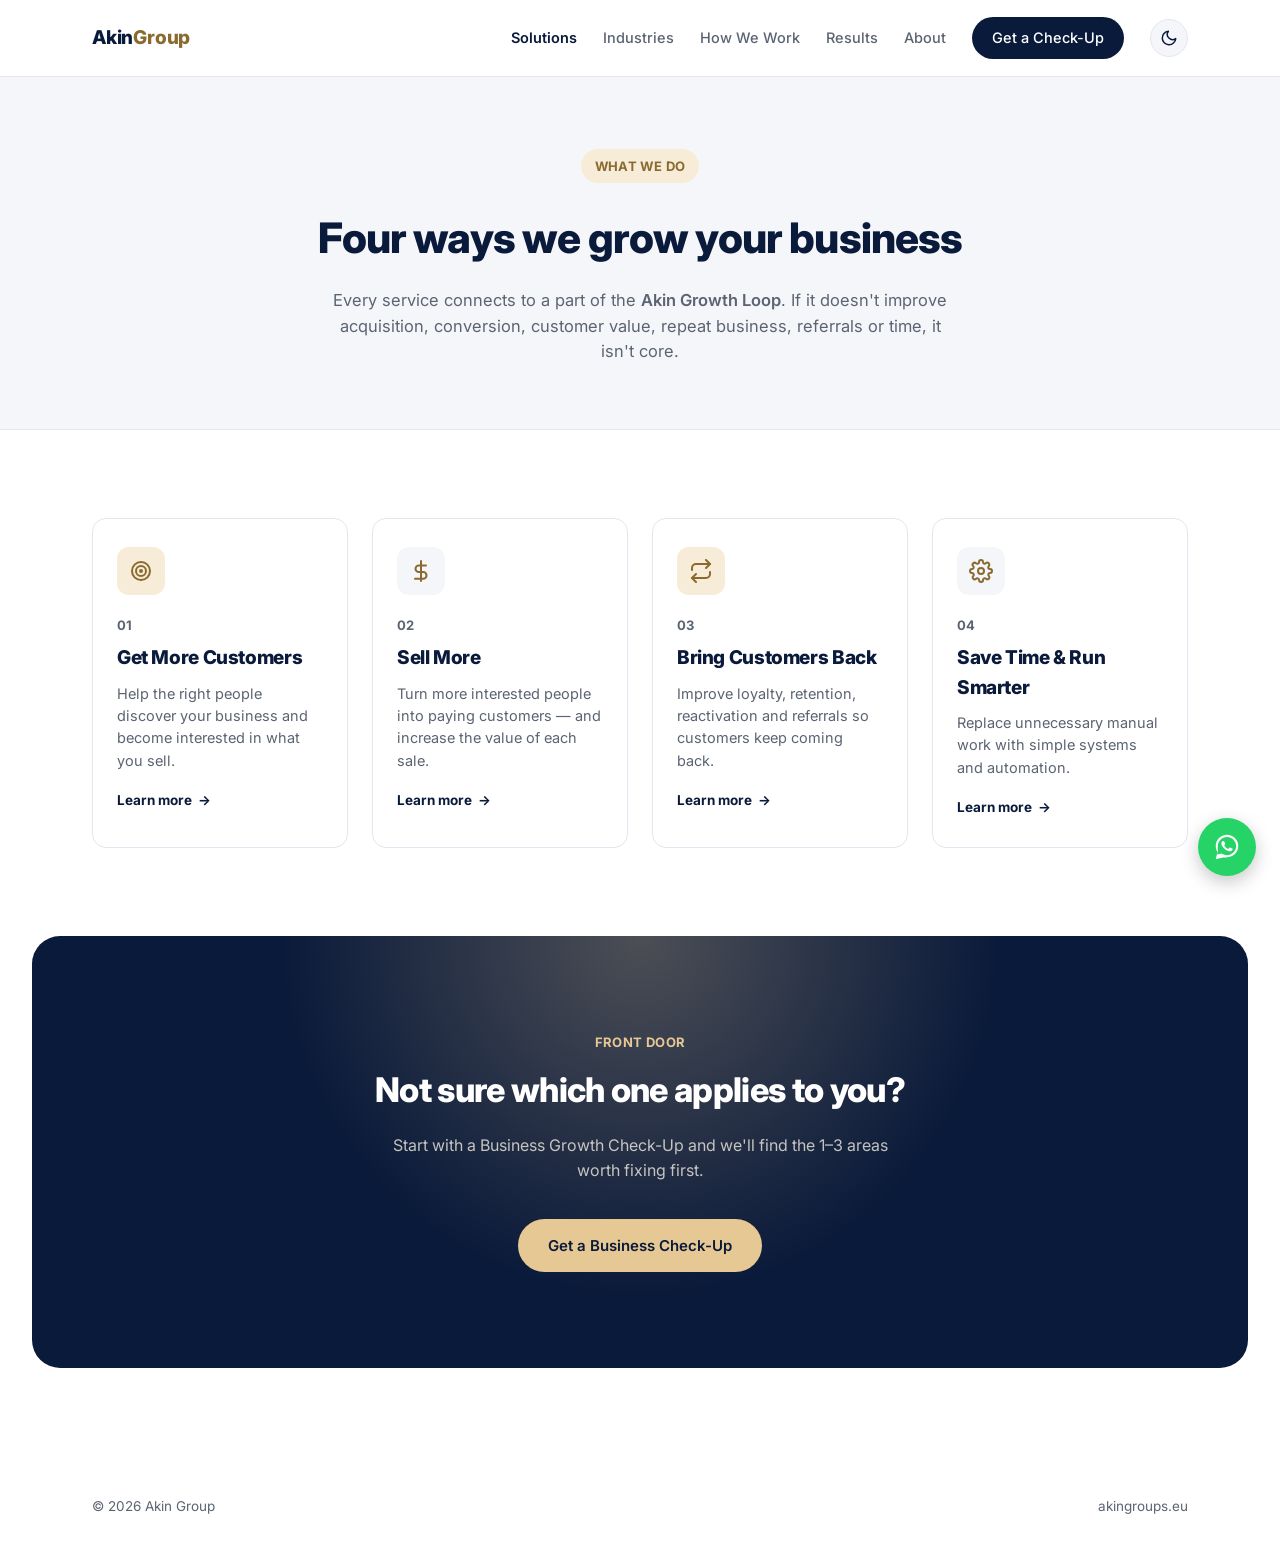
<file: site/solutions.html>
<!DOCTYPE html>
<html lang="en">
<head>
<script>(function(){try{var t=localStorage.getItem('akin-theme');if(!t){t=window.matchMedia('(prefers-color-scheme: dark)').matches?'dark':'light';}document.documentElement.setAttribute('data-theme',t);}catch(e){}})();</script>
<meta charset="UTF-8">
<meta name="viewport" content="width=device-width, initial-scale=1.0">
<title>Solutions | Akin Group</title>
<meta name="description" content="Get More Customers, Sell More, Bring Customers Back, Save Time & Run Smarter.">
<link rel="canonical" href="https://akingroups.eu/solutions.html">
<meta property="og:type" content="website">
<meta property="og:site_name" content="Akin Group">
<meta property="og:title" content="Solutions | Akin Group">
<meta property="og:description" content="Get More Customers, Sell More, Bring Customers Back, Save Time & Run Smarter.">
<meta property="og:url" content="https://akingroups.eu/solutions.html">
<meta property="og:image" content="https://akingroups.eu/assets/images/solutions-hub.jpg">
<meta name="twitter:card" content="summary_large_image">
<meta name="twitter:title" content="Solutions | Akin Group">
<meta name="twitter:description" content="Get More Customers, Sell More, Bring Customers Back, Save Time & Run Smarter.">
<meta name="twitter:image" content="https://akingroups.eu/assets/images/solutions-hub.jpg">
<link rel="icon" href="favicon.svg" type="image/svg+xml">
<link rel="stylesheet" href="styles.css">
</head>
<body>

<header class="site-header">
  <div class="container header-inner">
    <a href="index.html" class="logo">Akin<span>Group</span></a>
    <nav class="nav">
      <a href="solutions.html">Solutions</a>
      <a href="industries.html">Industries</a>
      <a href="how-we-work.html">How We Work</a>
      <a href="results.html">Results</a>
      <a href="about.html">About</a>
      <a href="contact.html" class="nav-cta">Get a Check-Up</a>
      <button class="theme-toggle" type="button" aria-label="Toggle dark mode">
        <svg class="icon-moon" viewBox="0 0 24 24" fill="none" stroke="currentColor" stroke-width="2" stroke-linecap="round" stroke-linejoin="round"><path d="M21 12.79A9 9 0 1 1 11.21 3 7 7 0 0 0 21 12.79Z"/></svg>
        <svg class="icon-sun" viewBox="0 0 24 24" fill="none" stroke="currentColor" stroke-width="2" stroke-linecap="round" stroke-linejoin="round"><circle cx="12" cy="12" r="4"/><path d="M12 2v2M12 20v2M4.93 4.93l1.41 1.41M17.66 17.66l1.41 1.41M2 12h2M20 12h2M6.34 17.66l-1.41 1.41M19.07 4.93l-1.41 1.41"/></svg>
      </button>
    </nav>
  </div>
</header>

<main>

  <section class="page-hero">
    <div class="container">
      <span class="eyebrow">What We Do</span>
      <h1>Four ways we grow your business</h1>
      <p class="page-hero-sub">Every service connects to a part of the <a href="index.html#growth-loop" style="color:var(--accent-dark); font-weight:600;">Akin Growth Loop</a>. If it doesn't improve acquisition, conversion, customer value, repeat business, referrals or time, it isn't core.</p>
    </div>
  </section>

  <section class="content-section">
    <div class="container">
      <div class="card-grid">
        <a class="card" href="solutions-get-more-customers.html">
          <div class="card-icon"><svg viewBox="0 0 24 24" fill="none" stroke="currentColor" stroke-width="2" stroke-linecap="round" stroke-linejoin="round"><circle cx="12" cy="12" r="9"/><circle cx="12" cy="12" r="5"/><circle cx="12" cy="12" r="1"/></svg></div>
          <span class="card-index">01</span>
          <h3>Get More Customers</h3>
          <p>Help the right people discover your business and become interested in what you sell.</p>
          <span class="card-link">Learn more <span>&rarr;</span></span>
        </a>
        <a class="card" href="solutions-sell-more.html">
          <div class="card-icon"><svg viewBox="0 0 24 24" fill="none" stroke="currentColor" stroke-width="2" stroke-linecap="round" stroke-linejoin="round"><line x1="12" y1="2" x2="12" y2="22"/><path d="M17 6.5H9.8a3.3 3.3 0 0 0 0 6.6h4.4a3.3 3.3 0 0 1 0 6.6H6"/></svg></div>
          <span class="card-index">02</span>
          <h3>Sell More</h3>
          <p>Turn more interested people into paying customers &mdash; and increase the value of each sale.</p>
          <span class="card-link">Learn more <span>&rarr;</span></span>
        </a>
        <a class="card" href="solutions-bring-customers-back.html">
          <div class="card-icon"><svg viewBox="0 0 24 24" fill="none" stroke="currentColor" stroke-width="2" stroke-linecap="round" stroke-linejoin="round"><polyline points="17 1 21 5 17 9"/><path d="M3 11V9a4 4 0 0 1 4-4h14"/><polyline points="7 23 3 19 7 15"/><path d="M21 13v2a4 4 0 0 1-4 4H3"/></svg></div>
          <span class="card-index">03</span>
          <h3>Bring Customers Back</h3>
          <p>Improve loyalty, retention, reactivation and referrals so customers keep coming back.</p>
          <span class="card-link">Learn more <span>&rarr;</span></span>
        </a>
        <a class="card" href="solutions-automation.html">
          <div class="card-icon"><svg viewBox="0 0 24 24" fill="none" stroke="currentColor" stroke-width="2" stroke-linecap="round" stroke-linejoin="round"><circle cx="12" cy="12" r="3"/><path d="M19.4 15a1.65 1.65 0 0 0 .33 1.82l.06.06a2 2 0 1 1-2.83 2.83l-.06-.06a1.65 1.65 0 0 0-1.82-.33 1.65 1.65 0 0 0-1 1.51V21a2 2 0 0 1-4 0v-.09A1.65 1.65 0 0 0 9 19.4a1.65 1.65 0 0 0-1.82.33l-.06.06a2 2 0 1 1-2.83-2.83l.06-.06a1.65 1.65 0 0 0 .33-1.82 1.65 1.65 0 0 0-1.51-1H3a2 2 0 0 1 0-4h.09A1.65 1.65 0 0 0 4.6 9a1.65 1.65 0 0 0-.33-1.82l-.06-.06a2 2 0 1 1 2.83-2.83l.06.06a1.65 1.65 0 0 0 1.82.33H9a1.65 1.65 0 0 0 1-1.51V3a2 2 0 0 1 4 0v.09a1.65 1.65 0 0 0 1 1.51 1.65 1.65 0 0 0 1.82-.33l.06-.06a2 2 0 1 1 2.83 2.83l-.06.06a1.65 1.65 0 0 0-.33 1.82V9a1.65 1.65 0 0 0 1.51 1H21a2 2 0 0 1 0 4h-.09a1.65 1.65 0 0 0-1.51 1z"/></svg></div>
          <span class="card-index">04</span>
          <h3>Save Time &amp; Run Smarter</h3>
          <p>Replace unnecessary manual work with simple systems and automation.</p>
          <span class="card-link">Learn more <span>&rarr;</span></span>
        </a>
      </div>
    </div>
  </section>

  <section class="cta-section">
    <div class="container">
      <p class="section-label">Front Door</p>
      <h2>Not sure which one applies to you?</h2>
      <p class="cta-sub">Start with a Business Growth Check-Up and we'll find the 1&ndash;3 areas worth fixing first.</p>
      <a href="contact.html" class="btn btn-primary">Get a Business Check-Up</a>
    </div>
  </section>

</main>

<footer class="site-footer">
  <div class="container">
    <span>&copy; 2026 Akin Group</span>
    <span>akingroups.eu</span>
  </div>
</footer>

<a href="https://wa.me/447909946215" class="whatsapp-float" target="_blank" rel="noopener" aria-label="Chat on WhatsApp">
  <svg viewBox="0 0 32 32" fill="white" xmlns="http://www.w3.org/2000/svg"><path d="M16.001 3C9.373 3 4 8.373 4 15c0 2.34.652 4.527 1.785 6.393L4 29l7.81-1.75A11.94 11.94 0 0 0 16.001 27C22.629 27 28 21.627 28 15S22.629 3 16.001 3zm0 21.75c-1.97 0-3.87-.53-5.52-1.53l-.395-.235-4.633 1.038 1.06-4.512-.257-.41A9.71 9.71 0 0 1 6.25 15c0-5.376 4.375-9.75 9.751-9.75S25.75 9.624 25.75 15 21.377 24.75 16.001 24.75zm5.36-7.29c-.294-.147-1.74-.858-2.01-.956-.27-.098-.467-.147-.664.147-.196.294-.76.956-.933 1.152-.172.196-.343.221-.637.074-.294-.147-1.242-.458-2.366-1.462-.875-.78-1.466-1.744-1.638-2.038-.172-.294-.018-.453.13-.6.133-.132.294-.343.441-.515.147-.172.196-.294.294-.49.098-.196.049-.368-.024-.515-.074-.147-.664-1.6-.91-2.192-.24-.577-.484-.5-.664-.51-.172-.008-.368-.01-.564-.01-.196 0-.515.074-.784.368-.27.294-1.03 1.006-1.03 2.453 0 1.447 1.054 2.845 1.2 3.04.147.196 2.075 3.168 5.028 4.442.703.303 1.251.484 1.679.62.705.224 1.347.192 1.854.117.566-.085 1.74-.712 1.985-1.4.245-.688.245-1.278.172-1.4-.073-.122-.27-.196-.564-.343z"/></svg>
</a>
<script src="site.js" defer></script>
</body>
</html>
</file>
<file: site/styles.css>
@import url('https://fonts.googleapis.com/css2?family=Inter:wght@400;500;600;700;800&display=swap');

:root {
  /* Brand constants — from the Akin Group business card, theme-invariant */
  --navy: #0a1a3a;
  --gold: #e6c894;

  /* Light theme (default) */
  --bg: #ffffff;
  --bg-soft: #f5f6fa;
  --card-bg: #ffffff;
  --ink: #0a1a3a;
  --muted: #5b6472;
  --line: #e3e6ee;
  --accent: var(--navy);
  --accent-contrast: #ffffff;
  --accent-hover: #16305e;
  --accent-glow: rgba(10, 26, 58, 0.22);
  --gold-dark: #8a6a2f;
  --gold-tint: #f7ecd8;
  --cta-bg: var(--navy);
  --cta-ink: #ffffff;
  --cta-glow: rgba(230, 200, 148, 0.3);

  --sans: 'Inter', -apple-system, BlinkMacSystemFont, 'Segoe UI', sans-serif;
  --radius: 14px;
  --radius-sm: 8px;
  --shadow: 0 1px 2px rgba(15, 23, 42, 0.04), 0 8px 24px rgba(15, 23, 42, 0.06);
  --shadow-hover: 0 4px 10px rgba(15, 23, 42, 0.06), 0 16px 36px rgba(15, 23, 42, 0.1);
}

/* Dark theme — the business card's navy becomes the dominant surface color */
[data-theme="dark"] {
  --bg: #0a1a3a;
  --bg-soft: #0e2249;
  --card-bg: #10254e;
  --ink: #f4efe4;
  --muted: #b6bfd6;
  --line: rgba(230, 200, 148, 0.16);
  --accent: var(--gold);
  --accent-contrast: var(--navy);
  --accent-hover: #f0dfb8;
  --accent-glow: rgba(230, 200, 148, 0.28);
  --gold-dark: #f2e2c2;
  --gold-tint: rgba(230, 200, 148, 0.14);
  --cta-bg: #102a56;
  --cta-ink: #f4efe4;
  --cta-glow: rgba(230, 200, 148, 0.3);
  --shadow: 0 1px 2px rgba(0, 0, 0, 0.35), 0 8px 24px rgba(0, 0, 0, 0.4);
  --shadow-hover: 0 4px 14px rgba(0, 0, 0, 0.4), 0 20px 40px rgba(0, 0, 0, 0.5);
}

/* Page-to-page slide transition (native cross-document View Transitions).
   Progressive enhancement: browsers without support just navigate normally. */
@view-transition {
  navigation: auto;
}

@media (prefers-reduced-motion: reduce) {
  @view-transition {
    navigation: none;
  }
}

@media (prefers-reduced-motion: no-preference) {
  ::view-transition-old(root) {
    animation: 220ms cubic-bezier(0.4, 0, 1, 1) both akin-slide-out;
  }

  ::view-transition-new(root) {
    animation: 320ms cubic-bezier(0.16, 1, 0.3, 1) both akin-slide-in;
  }
}

@keyframes akin-slide-out {
  to { transform: translateX(-4%); opacity: 0; }
}

@keyframes akin-slide-in {
  from { transform: translateX(4%); opacity: 0; }
}

* { box-sizing: border-box; margin: 0; padding: 0; }

body {
  font-family: var(--sans);
  color: var(--ink);
  background: var(--bg);
  line-height: 1.55;
  -webkit-font-smoothing: antialiased;
  transition: background-color 0.25s ease, color 0.25s ease;
}

.container {
  max-width: 1160px;
  margin: 0 auto;
  padding: 0 32px;
}

.container.narrow { max-width: 860px; }

h1, h2, h3, h4 {
  font-family: var(--sans);
  font-weight: 800;
  letter-spacing: -0.02em;
  color: var(--ink);
}

a { text-decoration: none; color: inherit; }

img { max-width: 100%; display: block; }

/* Focus visibility */
a:focus-visible, button:focus-visible, input:focus-visible,
select:focus-visible, textarea:focus-visible {
  outline: 2px solid var(--accent);
  outline-offset: 2px;
}

@media (prefers-reduced-motion: reduce) {
  * { scroll-behavior: auto !important; }
  body, .site-header, .card, .industry, .cta-section,
  .contact-form input, .contact-form select, .contact-form textarea,
  .measure-card, .about-point, .contact-item,
  .loop-steps li, .process-steps li, .journey-strip span, .theme-toggle,
  .card, .card:hover, .industry, .industry:hover,
  .btn, .btn:hover, .btn:active,
  .pager-arrow, .pager-prev:hover .pager-arrow, .pager-next:hover .pager-arrow,
  .card-link span, .industry-link span,
  .card:hover .card-link span, .industry:hover .industry-link span,
  .reveal, .whatsapp-float, .whatsapp-float:hover {
    transition: none !important;
    transform: none !important;
    opacity: 1 !important;
  }
}

.reveal { opacity: 0; transform: translateY(16px); transition: opacity 0.5s ease, transform 0.5s ease; }
.reveal.is-visible { opacity: 1; transform: translateY(0); }

/* Badges / pills */
.pill {
  display: inline-flex;
  align-items: center;
  gap: 8px;
  font-size: 13px;
  font-weight: 600;
  letter-spacing: 0.02em;
  padding: 7px 14px;
  border-radius: 999px;
  background: var(--gold-tint);
  color: var(--gold-dark);
}

/* Header */
.site-header {
  background: var(--bg);
  background: color-mix(in srgb, var(--bg) 88%, transparent);
  backdrop-filter: saturate(180%) blur(10px);
  border-bottom: 1px solid var(--line);
  position: sticky;
  top: 0;
  z-index: 50;
  transition: box-shadow 0.2s ease, background-color 0.25s ease, border-color 0.25s ease;
}

.site-header.is-scrolled { box-shadow: 0 4px 20px rgba(0, 0, 0, 0.1); }

.header-inner {
  display: flex;
  align-items: center;
  justify-content: space-between;
  height: 76px;
}

.logo {
  font-weight: 800;
  font-size: 19px;
  letter-spacing: -0.01em;
  color: var(--ink);
}

.logo span { color: var(--gold-dark); }

.nav { display: flex; align-items: center; gap: 26px; }

.nav a {
  position: relative;
  font-size: 14.5px;
  font-weight: 500;
  color: var(--muted);
  transition: color 0.15s ease;
}

.nav a:not(.nav-cta):hover { color: var(--ink); }
.nav a.is-active:not(.nav-cta) { color: var(--ink); font-weight: 600; }

.nav-cta {
  background: var(--accent);
  color: var(--accent-contrast) !important;
  padding: 10px 20px;
  border-radius: 999px;
  font-weight: 600;
  transition: background 0.15s ease, transform 0.15s ease;
}

.nav-cta:hover { background: var(--accent-hover); transform: translateY(-1px); }

.theme-toggle {
  display: inline-flex;
  align-items: center;
  justify-content: center;
  width: 38px;
  height: 38px;
  border-radius: 50%;
  border: 1px solid var(--line);
  background: var(--bg-soft);
  color: var(--ink);
  cursor: pointer;
  flex-shrink: 0;
  transition: background 0.15s ease, border-color 0.15s ease, transform 0.15s ease;
}

.theme-toggle:hover { border-color: var(--accent); transform: translateY(-1px); }
.theme-toggle svg { width: 18px; height: 18px; display: block; }
.theme-toggle .icon-sun { display: none; }
[data-theme="dark"] .theme-toggle .icon-moon { display: none; }
[data-theme="dark"] .theme-toggle .icon-sun { display: block; }

/* Buttons */
.btn {
  display: inline-flex;
  align-items: center;
  gap: 8px;
  padding: 15px 30px;
  font-size: 15px;
  font-weight: 600;
  border-radius: 999px;
  transition: background 0.15s ease, transform 0.15s ease, box-shadow 0.15s ease, color 0.15s ease;
}

.btn-primary {
  background: var(--accent);
  color: var(--accent-contrast);
}

.btn-primary:hover {
  background: var(--accent-hover);
  transform: translateY(-2px);
  box-shadow: 0 10px 24px var(--accent-glow);
}

.btn-primary:active { transform: translateY(0); box-shadow: none; }

.btn-ghost {
  background: transparent;
  color: var(--ink);
  border: 1.5px solid var(--line);
}

.btn-ghost:hover { border-color: var(--ink); }

/* Hero */
.hero {
  padding: 96px 0 88px;
  background: linear-gradient(180deg, var(--bg-soft) 0%, var(--bg) 100%);
  overflow: hidden;
  position: relative;
}

.hero-grid {
  display: grid;
  grid-template-columns: 1.15fr 0.85fr;
  gap: 56px;
  align-items: center;
}

.eyebrow {
  display: inline-flex;
  align-items: center;
  gap: 8px;
  font-size: 13px;
  font-weight: 700;
  letter-spacing: 0.03em;
  text-transform: uppercase;
  color: var(--gold-dark);
  background: var(--gold-tint);
  padding: 7px 14px;
  border-radius: 999px;
  margin-bottom: 24px;
}

.eyebrow svg { width: 14px; height: 14px; flex-shrink: 0; }

.hero h1 {
  font-size: 54px;
  line-height: 1.08;
  margin: 0 0 22px;
  max-width: 620px;
}

.hero h1 .hl { color: var(--accent); }

.hero-sub {
  max-width: 520px;
  color: var(--muted);
  font-size: 18px;
}

.hero-actions {
  display: flex;
  align-items: center;
  gap: 18px;
  margin-top: 34px;
}

.hero-note {
  font-size: 13.5px;
  color: var(--muted);
  font-weight: 500;
}

.hero-visual {
  position: relative;
  border-radius: 24px;
  overflow: hidden;
  aspect-ratio: 4 / 5;
  box-shadow: var(--shadow-hover);
}

.hero-visual img {
  width: 100%;
  height: 100%;
  object-fit: cover;
}

.hero-stat-card {
  position: absolute;
  left: -18px;
  bottom: 24px;
  background: var(--card-bg);
  border-radius: var(--radius);
  box-shadow: var(--shadow-hover);
  padding: 16px 20px;
  display: flex;
  align-items: center;
  gap: 12px;
  max-width: 240px;
}

.hero-stat-icon {
  width: 40px;
  height: 40px;
  border-radius: 10px;
  background: var(--gold-tint);
  color: var(--gold-dark);
  display: flex;
  align-items: center;
  justify-content: center;
  flex-shrink: 0;
}

.hero-stat-icon svg { width: 19px; height: 19px; }

.hero-stat-card strong { display: block; font-size: 14px; color: var(--ink); }
.hero-stat-card span { font-size: 12.5px; color: var(--muted); }

/* Loop / process strip */
.loop {
  padding: 22px 0;
  border-top: 1px solid var(--line);
  border-bottom: 1px solid var(--line);
  background: var(--bg-soft);
}

.loop-steps {
  list-style: none;
  display: flex;
  justify-content: center;
  flex-wrap: wrap;
  gap: 10px;
}

.loop-steps li {
  font-size: 13px;
  font-weight: 600;
  color: var(--muted);
  background: var(--card-bg);
  border: 1px solid var(--line);
  border-radius: 999px;
  padding: 8px 16px;
  display: flex;
  align-items: center;
  gap: 8px;
  transition: background-color 0.25s ease, border-color 0.25s ease;
}

.loop-steps span {
  color: var(--gold-dark);
  font-weight: 800;
  font-size: 12px;
}

/* Section shared */
.section-label {
  font-size: 13px;
  font-weight: 700;
  letter-spacing: 0.03em;
  text-transform: uppercase;
  color: var(--gold-dark);
  margin-bottom: 12px;
  text-align: center;
}

section h2 {
  font-size: 34px;
  text-align: center;
  margin-bottom: 16px;
  letter-spacing: -0.02em;
}

.section-sub {
  text-align: center;
  color: var(--muted);
  font-size: 16px;
  max-width: 560px;
  margin: 0 auto 52px;
}

.solutions, .industries, .process { padding: 96px 0; }

/* Cards */
.card-grid {
  display: grid;
  grid-template-columns: repeat(4, 1fr);
  gap: 24px;
}

.card {
  display: block;
  background: var(--card-bg);
  border: 1px solid var(--line);
  border-radius: var(--radius);
  padding: 28px 24px;
  transition: border-color 0.15s ease, transform 0.15s ease, box-shadow 0.15s ease, background-color 0.25s ease;
}

.card:hover {
  border-color: var(--accent);
  transform: translateY(-4px);
  box-shadow: var(--shadow-hover);
}

.card-icon {
  width: 48px;
  height: 48px;
  border-radius: 12px;
  display: flex;
  align-items: center;
  justify-content: center;
  margin-bottom: 20px;
  background: var(--gold-tint);
  color: var(--gold-dark);
}

.card-icon svg { width: 24px; height: 24px; }

.card:nth-child(even) .card-icon { background: var(--bg-soft); }

.card-index {
  color: var(--muted);
  font-size: 13px;
  font-weight: 700;
  display: block;
  margin-bottom: 8px;
}

.card h3 { font-size: 19px; margin-bottom: 10px; }

.card p { color: var(--muted); font-size: 14.5px; }

.card-link, .industry-link {
  display: inline-flex;
  align-items: center;
  gap: 6px;
  margin-top: 18px;
  color: var(--accent);
  font-weight: 700;
  font-size: 13.5px;
}

.card-link span, .industry-link span { display: inline-block; transition: transform 0.15s ease; }
.card:hover .card-link span, .industry:hover .industry-link span { transform: translateX(4px); }

/* Industries */
.industries { background: var(--bg-soft); }

.industry-grid {
  display: grid;
  grid-template-columns: repeat(3, 1fr);
  gap: 24px;
}

.industry {
  display: block;
  border-radius: var(--radius);
  background: var(--card-bg);
  border: 1px solid var(--line);
  overflow: hidden;
  transition: transform 0.15s ease, box-shadow 0.15s ease, background-color 0.25s ease;
}

.industry:hover { transform: translateY(-4px); box-shadow: var(--shadow-hover); }

.industry-img {
  height: 160px;
  background-size: cover;
  background-position: center;
}

.industry-body { padding: 24px 26px 28px; }

.industry h3 { font-size: 20px; margin-bottom: 10px; }
.industry p { color: var(--muted); font-size: 14.5px; }

/* Process */
.process { background: var(--bg); }

.process-steps {
  list-style: none;
  display: grid;
  grid-template-columns: repeat(4, 1fr);
  gap: 16px;
}

.process-steps li {
  font-size: 15px;
  font-weight: 700;
  color: var(--ink);
  background: var(--bg-soft);
  border: 1px solid var(--line);
  border-radius: var(--radius-sm);
  padding: 16px 18px;
  transition: background 0.15s ease, border-color 0.15s ease, transform 0.15s ease;
  counter-increment: step;
  position: relative;
  padding-left: 44px;
}

.process-steps { counter-reset: step; }

.process-steps li::before {
  content: counter(step);
  position: absolute;
  left: 14px;
  top: 50%;
  transform: translateY(-50%);
  color: var(--gold-dark);
  font-weight: 800;
  font-size: 13px;
}

.process-steps li:hover { border-color: var(--accent); transform: translateY(-2px); }

/* Trust strip */
.trust {
  padding: 40px 0;
  border-top: 1px solid var(--line);
  border-bottom: 1px solid var(--line);
}

.trust-grid {
  display: grid;
  grid-template-columns: repeat(4, 1fr);
  gap: 24px;
  text-align: center;
}

.trust-item strong {
  display: block;
  font-size: 28px;
  font-weight: 800;
  color: var(--ink);
  margin-bottom: 4px;
}

.trust-item span { font-size: 13.5px; color: var(--muted); font-weight: 500; }

/* CTA — always the business-card navy panel, in both themes */
.cta-section {
  background: var(--cta-bg);
  color: var(--cta-ink);
  text-align: center;
  padding: 96px 0;
  border-radius: 28px;
  margin: 0 32px 96px;
  position: relative;
  overflow: hidden;
  transition: background-color 0.25s ease;
}

.cta-section::before {
  content: "";
  position: absolute;
  inset: 0;
  background: radial-gradient(600px circle at 50% 0%, var(--cta-glow), transparent 60%);
  pointer-events: none;
}

.cta-section .container { position: relative; }
.cta-section h2 { color: var(--cta-ink); }
.cta-section .section-label { color: var(--gold); }

.cta-sub {
  max-width: 540px;
  margin: 0 auto 36px;
  color: rgba(244, 239, 228, 0.78);
  font-size: 16px;
}

.cta-section .btn-primary { background: var(--gold); color: var(--navy); }
.cta-section .btn-primary:hover { background: var(--gold-dark); }

/* Footer */
.site-footer {
  color: var(--muted);
  font-size: 13.5px;
  padding: 32px 0 48px;
}

.site-footer .container { display: flex; justify-content: space-between; }

/* Detail pages */
.two-col-list {
  list-style: none;
  display: grid;
  grid-template-columns: repeat(2, 1fr);
  gap: 12px 32px;
  margin-bottom: 8px;
}

.two-col-list li {
  padding-left: 26px;
  position: relative;
  color: var(--muted);
  font-size: 15px;
}

.two-col-list li::before {
  content: "";
  position: absolute;
  left: 0;
  top: 8px;
  width: 14px;
  height: 8px;
  border-left: 2px solid var(--gold-dark);
  border-bottom: 2px solid var(--gold-dark);
  transform: rotate(-45deg);
}

.goal-box {
  background: var(--gold-tint);
  border-radius: var(--radius);
  color: var(--ink);
  padding: 30px 34px;
  margin: 40px 0 60px;
}

.goal-box .section-label { color: var(--gold-dark); margin-bottom: 8px; text-align: left; }

.goal-box p { font-weight: 700; font-size: 21px; color: var(--ink); }

.sub-block { margin-bottom: 56px; }
.sub-block h3.block-title { font-size: 20px; color: var(--ink); margin-bottom: 18px; }

.journey-strip {
  display: flex;
  flex-wrap: wrap;
  justify-content: center;
  align-items: center;
  gap: 10px;
  margin: 8px 0 48px;
}

.journey-strip span {
  font-size: 14.5px;
  font-weight: 700;
  color: var(--ink);
  background: var(--bg-soft);
  border: 1px solid var(--line);
  border-radius: 999px;
  padding: 9px 18px;
  transition: background 0.15s ease, border-color 0.15s ease;
}

.journey-strip span:hover { background: var(--gold-tint); border-color: var(--gold-dark); }
.journey-strip em { color: var(--gold-dark); font-style: normal; }

.positioning-note {
  border-left: 3px solid var(--gold-dark);
  border-radius: 0 var(--radius-sm) var(--radius-sm) 0;
  padding: 20px 24px;
  background: var(--bg-soft);
  font-size: 15.5px;
  color: var(--ink);
}

.positioning-note strong { color: var(--ink); }

/* Pager */
.pager {
  display: flex;
  justify-content: space-between;
  gap: 24px;
  margin-top: 64px;
  padding-top: 36px;
  border-top: 1px solid var(--line);
}

.pager-link { display: flex; flex-direction: column; gap: 6px; max-width: 46%; color: var(--ink); }
.pager-next { text-align: right; margin-left: auto; }

.pager-label {
  font-size: 12px;
  font-weight: 700;
  letter-spacing: 0.03em;
  text-transform: uppercase;
  color: var(--gold-dark);
  display: inline-flex;
  align-items: center;
  gap: 6px;
}

.pager-prev .pager-label { flex-direction: row; }
.pager-next .pager-label { flex-direction: row-reverse; }

.pager-arrow { transition: transform 0.15s ease; display: inline-block; }
.pager-prev:hover .pager-arrow { transform: translateX(-4px); }
.pager-next:hover .pager-arrow { transform: translateX(4px); }

.pager-title { font-size: 18px; font-weight: 700; transition: color 0.15s ease; }
.pager-prev:hover .pager-title, .pager-next:hover .pager-title { color: var(--accent); }

/* Page hero */
.page-hero {
  padding: 72px 0 64px;
  background: var(--bg-soft);
  text-align: center;
  border-bottom: 1px solid var(--line);
  transition: background-color 0.25s ease, border-color 0.25s ease;
}

.page-hero h1 { font-size: 42px; margin: 4px 0 18px; }
.page-hero .eyebrow { margin-bottom: 18px; }

.page-hero-sub { max-width: 620px; margin: 0 auto; color: var(--muted); font-size: 16.5px; }

/* Content sections */
.content-section { padding: 88px 0; background: var(--bg); }

.placeholder-note {
  background: var(--gold-tint);
  border-left: 3px solid var(--gold-dark);
  border-radius: 0 var(--radius-sm) var(--radius-sm) 0;
  padding: 20px 24px;
  color: var(--ink);
  font-size: 15px;
  margin-bottom: 56px;
}

.content-h2 { font-size: 28px; margin-bottom: 32px; }

.measure-grid, .about-points {
  display: grid;
  grid-template-columns: repeat(2, 1fr);
  gap: 20px;
  margin-bottom: 56px;
}

.measure-card, .about-point {
  padding: 26px 24px;
  background: var(--bg-soft);
  border: 1px solid var(--line);
  border-radius: var(--radius);
  transition: border-color 0.15s ease, transform 0.15s ease, background-color 0.25s ease;
}

.measure-card:hover, .about-point:hover { border-color: var(--accent); transform: translateY(-2px); }

.measure-card h3, .about-point h3 { font-size: 17.5px; margin-bottom: 10px; }
.measure-card p, .about-point p { color: var(--muted); font-size: 14.5px; }

.plain-list { list-style: none; display: flex; flex-direction: column; gap: 14px; }

.plain-list li { padding-left: 26px; position: relative; color: var(--muted); font-size: 15px; }

.plain-list li::before {
  content: "";
  position: absolute;
  left: 0;
  top: 8px;
  width: 14px;
  height: 8px;
  border-left: 2px solid var(--gold-dark);
  border-bottom: 2px solid var(--gold-dark);
  transform: rotate(-45deg);
}

/* Contact page */
.contact-grid { display: grid; grid-template-columns: 1.4fr 1fr; gap: 48px; }

.contact-form { display: flex; flex-direction: column; gap: 18px; }

.contact-form label {
  display: flex;
  flex-direction: column;
  gap: 6px;
  font-size: 13.5px;
  color: var(--ink);
  font-weight: 600;
}

.label-optional { color: var(--muted); font-weight: 400; text-transform: none; }

.contact-form input, .contact-form select, .contact-form textarea {
  font-family: var(--sans);
  font-size: 15px;
  padding: 12px 16px;
  border: 1.5px solid var(--line);
  border-radius: var(--radius-sm);
  background: var(--bg-soft);
  color: var(--ink);
  transition: border-color 0.15s ease, box-shadow 0.15s ease, background-color 0.25s ease;
}

.contact-form input:focus, .contact-form select:focus, .contact-form textarea:focus {
  outline: none;
  border-color: var(--accent);
  box-shadow: 0 0 0 4px var(--gold-tint);
  background: var(--card-bg);
}

.contact-form button { align-self: flex-start; border: none; cursor: pointer; }

.contact-details { display: flex; flex-direction: column; gap: 24px; }

.contact-item {
  padding: 20px 22px;
  background: var(--bg-soft);
  border: 1px solid var(--line);
  border-radius: var(--radius);
  transition: background-color 0.25s ease, border-color 0.25s ease;
}

.contact-item h3 { font-size: 14px; color: var(--muted); font-weight: 600; margin-bottom: 6px; text-transform: uppercase; letter-spacing: 0.02em; }
.contact-item p { color: var(--ink); font-size: 16px; font-weight: 600; }
.contact-item a { color: var(--ink); }
.contact-item a:hover { color: var(--gold-dark); }

/* WhatsApp floating button */
.whatsapp-float {
  position: fixed;
  right: 24px;
  bottom: 24px;
  width: 58px;
  height: 58px;
  border-radius: 50%;
  background: #25d366;
  display: flex;
  align-items: center;
  justify-content: center;
  box-shadow: 0 6px 18px rgba(0, 0, 0, 0.22);
  z-index: 100;
  transition: transform 0.15s ease, box-shadow 0.15s ease;
}

.whatsapp-float:hover { transform: translateY(-3px) scale(1.05); box-shadow: 0 10px 24px rgba(0, 0, 0, 0.28); }
.whatsapp-float svg { width: 30px; height: 30px; }

/* Responsive */
@media (max-width: 980px) {
  .hero-grid { grid-template-columns: 1fr; }
  .hero-visual { max-width: 420px; margin: 0 auto; }
  .card-grid { grid-template-columns: repeat(2, 1fr); }
  .industry-grid { grid-template-columns: 1fr; }
  .process-steps { grid-template-columns: repeat(2, 1fr); }
  .trust-grid { grid-template-columns: repeat(2, 1fr); }
  .hero h1 { font-size: 40px; }
  .nav { gap: 14px; }
  .nav a:not(.nav-cta):not(.theme-toggle) { display: none; }
  .contact-grid { grid-template-columns: 1fr; }
  .measure-grid, .about-points { grid-template-columns: 1fr; }
  .pager { flex-direction: column; gap: 20px; }
  .pager-link, .pager-next { max-width: 100%; text-align: left; margin-left: 0; }
  .pager-next .pager-label { flex-direction: row; }
  .cta-section { margin: 0 16px 72px; border-radius: 20px; }
}

@media (max-width: 560px) {
  .card-grid { grid-template-columns: 1fr; }
  .process-steps { grid-template-columns: 1fr; }
  .trust-grid { grid-template-columns: repeat(2, 1fr); }
  section h2 { font-size: 26px; }
  .hero { padding: 64px 0 56px; }
  .whatsapp-float { right: 16px; bottom: 16px; width: 52px; height: 52px; }
  .whatsapp-float svg { width: 26px; height: 26px; }
}
</file>
